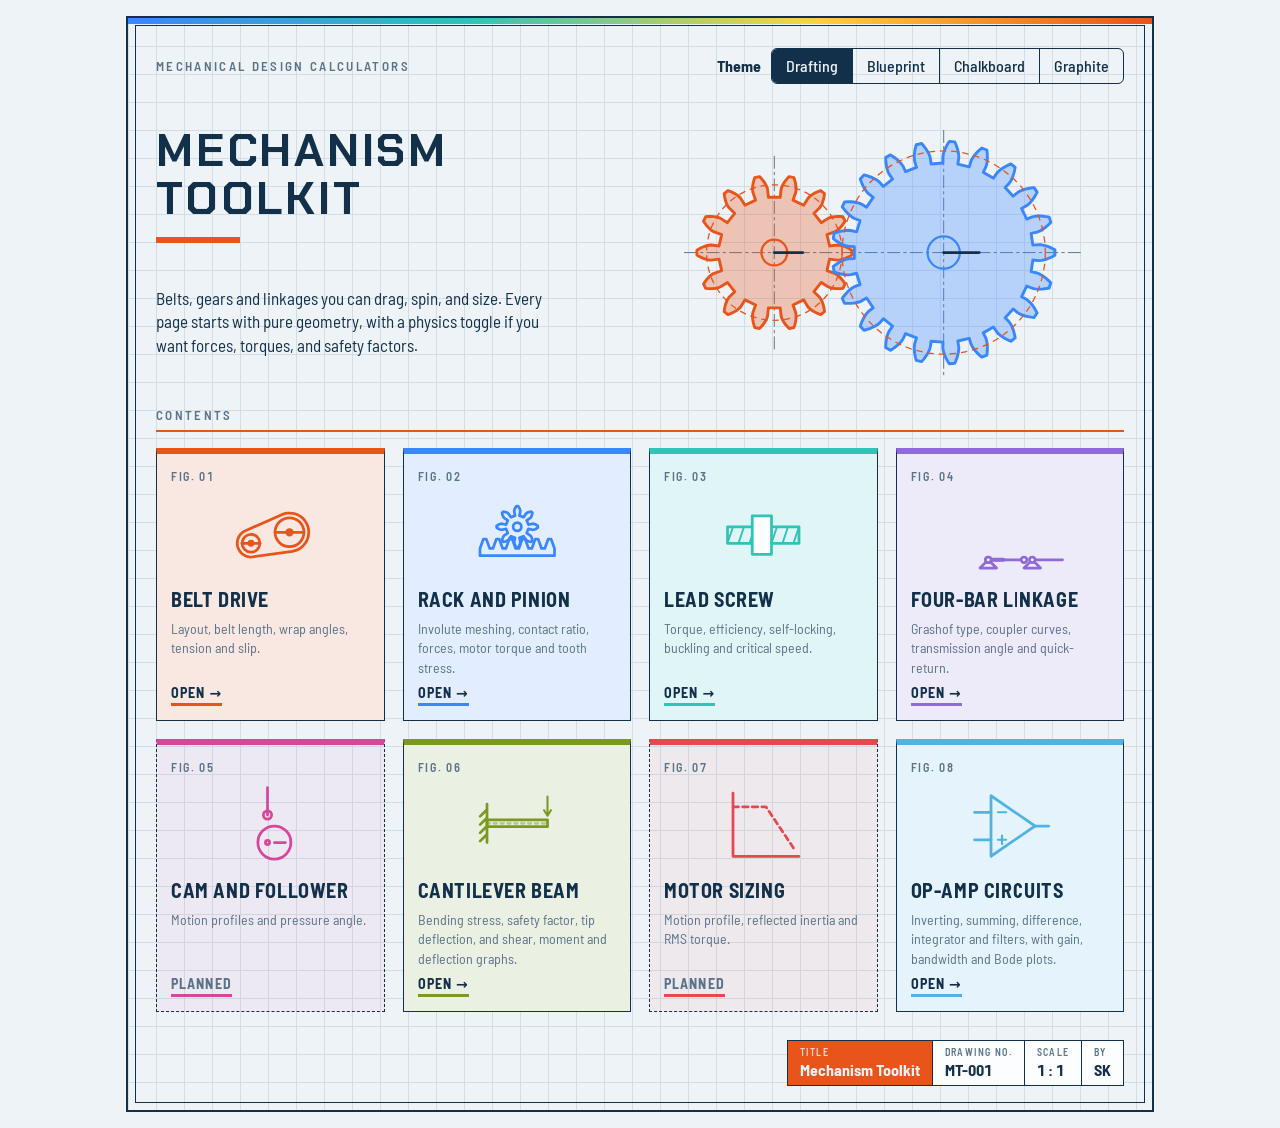
<file: index.html>
<!DOCTYPE html>
<html lang="en">
<head>
  <meta charset="utf-8">
  <meta name="viewport" content="width=device-width, initial-scale=1, viewport-fit=cover">
  <title>Mechanism Toolkit</title>
  <meta name="description" content="Interactive mechanism calculators: belt drives, rack and pinion, and more. Geometry first, with an optional physics mode.">
  <meta name="theme-color" content="#12304a">
  <link rel="icon" href="data:image/svg+xml,%3Csvg xmlns='http://www.w3.org/2000/svg' viewBox='0 0 64 64'%3E%3Crect width='64' height='64' fill='%232E5C7A'/%3E%3Ctext x='32' y='42' font-family='sans-serif' font-size='28' font-weight='700' text-anchor='middle' fill='%23F6F4EF'%3ESK%3C/text%3E%3C/svg%3E">
  <link rel="preconnect" href="https://fonts.googleapis.com">
  <link href="https://fonts.googleapis.com/css2?family=Barlow+Semi+Condensed:wght@400;500;600;700&family=Chakra+Petch:wght@600;700&display=swap" rel="stylesheet">
  <style>
    /* Shared look for every mechanism page: four themes plus common components. */
    :root {
      --paper: #eef3f7;
      --sheet: #eef3f7;
      --grid: #d2dde6;
      --panel: #fbfdff;
      --ink: #12304a;
      --mute: #5b7388;
      --line: #c5d2dd;
      --belt: #e8541a;
      --fill: rgba(18, 48, 74, .09);
      --ifill: rgba(232, 84, 26, .14);
      --edge: #12304a;
      --label: #12304a;
      --bad: #c0392b;
      --cant: #7a9a1e;
      box-sizing: border-box;
      padding-top: env(safe-area-inset-top, 0px);
      padding-bottom: env(safe-area-inset-bottom, 0px);
    }
    :root[data-theme="blueprint"] {
      --paper: #0f2b4a;
      --sheet: #0f2b4a;
      --grid: #1d4266;
      --panel: #123658;
      --ink: #e6f0fa;
      --mute: #93b0cb;
      --line: #2a5379;
      --belt: #ffa63d;
      --fill: rgba(230, 240, 250, .08);
      --ifill: rgba(255, 166, 61, .16);
      --edge: #e6f0fa;
      --label: #e6f0fa;
      --bad: #ff8a7a;
      --cant: #b8e04a;
    }
    :root[data-theme="chalkboard"] {
      --paper: #10261f;
      --sheet: #173529;
      --grid: #25493a;
      --panel: #14302a;
      --ink: #eaf3ec;
      --mute: #9fbfaa;
      --line: #2c5041;
      --belt: #f4f1e6;
      --fill: rgba(255, 255, 255, .07);
      --ifill: rgba(250, 204, 21, .2);
      --edge: #eaf3ec;
      --label: #eaf3ec;
      --bad: #ffab9c;
      --cant: #f0a30a;
    }
    :root[data-theme="graphite"] {
      --paper: #1b1d21;
      --sheet: #23262b;
      --grid: #32363d;
      --panel: #25282d;
      --ink: #e9ecef;
      --mute: #9aa1a9;
      --line: #383c43;
      --belt: #3ddc97;
      --fill: rgba(255, 255, 255, .06);
      --ifill: rgba(61, 220, 151, .16);
      --edge: #e9ecef;
      --label: #e9ecef;
      --bad: #ff8a7a;
      --cant: #f5a524;
    }
    * { box-sizing: border-box; }
    html { scroll-padding-top: env(safe-area-inset-top, 0px); }
    body {
      margin: 0;
      background: var(--paper);
      color: var(--ink);
      font: 16px/1.4 "Barlow Semi Condensed", system-ui, -apple-system, "Segoe UI", sans-serif;
      font-variant-numeric: tabular-nums;
    }
    main { max-width: 1060px; margin: 0 auto; padding: 16px; }
    header {
      display: flex;
      flex-wrap: wrap;
      gap: 12px 24px;
      align-items: center;
      justify-content: space-between;
      margin-bottom: 14px;
    }
    h1 { font-size: 22px; font-weight: 700; margin: 0; letter-spacing: .01em; }
    .back { color: var(--mute); text-decoration: none; margin-right: 4px; }
    .seg { display: inline-flex; border: 1.5px solid var(--ink); border-radius: 6px; overflow: hidden; }
    .seg label { margin: 0; cursor: pointer; }
    .seg input { position: absolute; opacity: 0; pointer-events: none; }
    .seg span { display: block; padding: 6px 14px; font-weight: 500; border-left: 1.5px solid var(--ink); }
    .seg label:first-child span { border-left: 0; }
    .seg input:checked + span { background: var(--ink); color: var(--paper); }
    .seg input:focus-visible + span { outline: 2px solid var(--belt); outline-offset: -4px; }
    .pair { display: flex; gap: 10px; align-items: center; }
    .grp { display: flex; gap: 10px 18px; align-items: center; flex-wrap: wrap; }
    .grp b { font-weight: 500; color: var(--mute); font-size: 14px; }
    .layout { display: grid; grid-template-columns: minmax(0, 1.25fr) minmax(0, 1fr); gap: 16px; align-items: start; }
    @media (max-width: 820px) { .layout { grid-template-columns: 1fr; } }
    .sheet {
      border: 1.5px solid var(--ink);
      border-radius: 4px;
      background-color: var(--sheet);
      background-image: linear-gradient(var(--grid) 1px, transparent 1px), linear-gradient(90deg, var(--grid) 1px, transparent 1px);
      background-size: 28px 28px;
    }
    .card { background: var(--panel); border: 1px solid var(--line); border-radius: 8px; padding: 14px 16px; }
    .card h2 { font-size: 16px; margin: 0 0 10px; }
    .read { display: grid; grid-template-columns: 1fr 1fr; gap: 4px 16px; margin-bottom: 12px; }
    .read .big { grid-column: 1 / -1; border-bottom: 1.5px solid var(--ink); padding-bottom: 8px; margin-bottom: 4px; }
    .read small { display: block; color: var(--mute); font-size: 14px; }
    .read .big b { font-size: 44px; line-height: 1.05; font-weight: 700; color: var(--belt); }
    .read b { font-size: 24px; font-weight: 600; }
    .pgrid { display: grid; grid-template-columns: repeat(3, minmax(0, 1fr)); gap: 10px 14px; }
    .pgrid.g2 { grid-template-columns: repeat(2, minmax(0, 1fr)); }
    @media (max-width: 560px) { .pgrid { grid-template-columns: repeat(2, minmax(0, 1fr)); } }
    .pgrid label { font-size: 13px; color: var(--mute); }
    .pgrid input, .pgrid select {
      width: 100%;
      margin-top: 3px;
      padding: 5px 6px;
      border: 1px solid var(--line);
      border-radius: 4px;
      background: var(--paper);
      color: var(--ink);
      font: inherit;
      font-size: 15px;
    }
    .pgrid input:focus, .pgrid select:focus, .btn:focus-visible { outline: 2px solid var(--belt); }
    .pwrap { display: grid; grid-template-columns: minmax(0, 1.7fr) minmax(0, 1fr); gap: 24px; align-items: start; }
    @media (max-width: 860px) { .pwrap { grid-template-columns: 1fr; } }
    table { width: 100%; border-collapse: collapse; }
    .res td { padding: 6px 4px; border-top: 1px solid var(--line); }
    .res td:first-child { color: var(--mute); }
    .res td:last-child { text-align: right; font-weight: 600; }
    .pw { color: var(--bad); font-weight: 600; margin-top: 10px; font-size: 14px; }
    .pok { color: var(--mute); margin-top: 10px; font-size: 14px; }
    .pout .pw:first-child, .pout .pok:first-child { margin-top: 0; }
    .note { color: var(--mute); font-size: 13px; margin: 8px 0 0; }
    .how { margin-top: 16px; border-top: 1px solid var(--line); padding-top: 12px; }
    .how summary { cursor: pointer; font-weight: 600; }
    .how li { margin: 6px 0; font-size: 14.5px; line-height: 1.5; }
    .btn {
      font: inherit;
      font-weight: 600;
      padding: 6px 14px;
      border: 1.5px solid var(--ink);
      border-radius: 6px;
      background: none;
      color: var(--ink);
      cursor: pointer;
    }
    .ctl { display: flex; gap: 12px; align-items: center; margin-top: 10px; }
    .ctl input[type=range] { flex: 1; accent-color: var(--belt); }
    .ctl span { min-width: 150px; text-align: right; color: var(--mute); font-size: 14px; }
    .tip {
      width: 15px;
      height: 15px;
      border-radius: 50%;
      border: 1px solid var(--mute);
      background: none;
      color: var(--mute);
      font: 600 10px/1 "Barlow Semi Condensed", system-ui, sans-serif;
      padding: 0;
      margin-left: 5px;
      cursor: help;
      vertical-align: 1px;
    }
    .tip:hover, .tip:focus-visible { color: var(--belt); border-color: var(--belt); outline: 0; }
    .tipbox {
      position: fixed;
      z-index: 10;
      max-width: 250px;
      padding: 8px 10px;
      border-radius: 6px;
      background: var(--ink);
      color: var(--paper);
      font-size: 13px;
      line-height: 1.35;
      box-shadow: 0 4px 14px rgba(0, 0, 0, .3);
      pointer-events: none;
    }
    @media (max-width: 520px) {
      .pair { flex-wrap: wrap; gap: 6px 10px; }
      .seg:has(label:nth-child(4)) { display: grid; grid-template-columns: repeat(2, minmax(0, 1fr)); }
      .seg:has(label:nth-child(4)) span { text-align: center; }
      .seg:has(label:nth-child(4)) label:nth-child(odd) span { border-left: 0; }
      .seg:has(label:nth-child(4)) label:nth-child(n+3) span { border-top: 1.5px solid var(--ink); }
      .ctl { flex-wrap: wrap; }
      .ctl span { min-width: 0; flex-basis: 100%; text-align: left; }
    }
    [hidden] { display: none !important; }
  </style>
  <style>
    /* Index plate, hero, mechanism tiles, and title block */
    .plate {
      position: relative;
      background-color: var(--sheet);
      background-image: linear-gradient(var(--grid) 1px, transparent 1px), linear-gradient(90deg, var(--grid) 1px, transparent 1px);
      background-size: 28px 28px;
      border: 2px solid var(--ink);
      padding: 30px 28px 24px;
    }
    .plate::before { content: ""; position: absolute; inset: 7px; border: 1px solid var(--ink); pointer-events: none; }
    .plate::after {
      content: "";
      position: absolute;
      left: 0;
      right: 0;
      top: 0;
      height: 6px;
      background: linear-gradient(90deg, #3a86ff, #2ec4b6, #ffd23f, var(--belt));
    }
    .plate header { margin: 0; }
    .kick, .sec { font-size: 13px; letter-spacing: .18em; text-transform: uppercase; font-weight: 600; color: var(--mute); }
    .hero { display: grid; grid-template-columns: minmax(0, 1fr) minmax(0, 400px); gap: 24px; align-items: center; margin: 10px 0 30px; }
    .hero h1 {
      font-family: "Chakra Petch", "Barlow Semi Condensed", system-ui, sans-serif;
      font-size: clamp(30px, 4.6vw, 46px);
      line-height: 1.05;
      text-transform: uppercase;
      letter-spacing: .06em;
      margin: 0 0 16px;
    }
    .hero h1::after { content: ""; display: block; width: 84px; height: 6px; background: var(--belt); margin-top: 14px; }
    .lede { font-size: 17px; max-width: 44ch; margin: 0 0 14px; }
    @media (min-width: 761px) { .lede { position: relative; top: 28px; } }
    #hero { width: 100%; max-width: 400px; height: auto; justify-self: end; margin: 36px 40px 0 0; }
    .sec { border-bottom: 2px solid var(--belt); padding-bottom: 6px; margin: 0 0 16px; }
    .tiles { display: grid; grid-template-columns: repeat(auto-fill, minmax(220px, 1fr)); gap: 18px; }
    .tile {
      --c: var(--belt);
      display: flex;
      flex-direction: column;
      gap: 6px;
      padding: 14px;
      background: var(--panel);
      background: color-mix(in srgb, var(--c) 13%, var(--panel));
      border: 1.5px solid var(--ink);
      border-top: 6px solid var(--c);
      color: var(--ink);
      text-decoration: none;
      transition: transform .15s, box-shadow .15s;
    }
    a.tile:hover, a.tile:focus-visible { transform: translate(-3px, -3px); box-shadow: 5px 5px 0 var(--c); outline: 0; }
    .fig { font-size: 12px; letter-spacing: .14em; color: var(--mute); font-weight: 600; }
    .ico { width: 100%; height: 88px; color: var(--c); }
    .tile h2 { font-size: 20px; margin: 0; text-transform: uppercase; letter-spacing: .03em; }
    .tile p { margin: 0; font-size: 14px; color: var(--mute); flex: 1; }
    .go {
      align-self: flex-start;
      font-weight: 700;
      color: var(--ink);
      font-size: 14px;
      letter-spacing: .08em;
      text-transform: uppercase;
      border-bottom: 3px solid var(--c);
    }
    .tile.soon { border-style: dashed; border-top-style: solid; background: color-mix(in srgb, var(--c) 6%, transparent); }
    .tile.soon .go { color: var(--mute); }
    .tb { display: flex; justify-content: flex-end; flex-wrap: wrap; margin-top: 28px; }
    .tb div { border: 1.5px solid var(--ink); margin-left: -1.5px; padding: 4px 12px; font-weight: 700; background: var(--panel); }
    .tb .hl { background: var(--belt); color: var(--paper); }
    .tb .hl span { color: inherit; opacity: .85; }
    .tb span { display: block; font-size: 10px; letter-spacing: .14em; text-transform: uppercase; color: var(--mute); font-weight: 600; }

    /* Tile icon hover animations */
    .spin { animation: cw var(--t) linear infinite; }
    .spinr { animation: ccw var(--t) linear infinite; }
    .rk { animation: rk 3s linear infinite alternate; }
    .rp { animation: rp 3s linear infinite alternate; }
    .fol { animation: fol 6s linear infinite; }
    .ls { animation: ls 3s linear infinite alternate; }
    .fb2 { animation: fb2 6s linear infinite; }
    .fb3 { animation: fb3 6s linear infinite; }
    .pu { opacity: 0; }
    .tile .spin, .tile .rk, .tile .rp, .tile .fol, .tile .ls, .tile .fb2, .tile .fb3 { animation-play-state: paused; }
    .tile:hover .spin, .tile:focus-visible .spin,
    .tile:hover .rk, .tile:focus-visible .rk,
    .tile:hover .rp, .tile:focus-visible .rp,
    .tile:hover .fol, .tile:focus-visible .fol,
    .tile:hover .ls, .tile:focus-visible .ls,
    .tile:hover .fb2, .tile:focus-visible .fb2,
    .tile:hover .fb3, .tile:focus-visible .fb3 { animation-play-state: running; }
    .tile:hover .pu, .tile:focus-visible .pu { animation: pu 1.8s linear infinite; }

    @keyframes cw { from { transform: rotate(var(--a0)); } to { transform: rotate(calc(var(--a0) + 360deg)); } }
    @keyframes ccw { from { transform: rotate(var(--a0)); } to { transform: rotate(calc(var(--a0) - 360deg)); } }
    @keyframes ls { from { transform: translateX(-12px); } to { transform: translateX(12px); } }
    @keyframes rk { from { transform: translateX(6px); } to { transform: translateX(-6px); } }
    @keyframes pu {
      0% { transform: translateX(0); opacity: 0; }
      15% { opacity: 1; }
      85% { opacity: 1; }
      100% { transform: translateX(var(--d)); opacity: 0; }
    }
    @keyframes rp { from { transform: rotate(61.35deg); } to { transform: rotate(118.65deg); } }

    @media (prefers-reduced-motion: reduce) {
      .spin, .spinr, .rk, .rp, .fol, .ls, .fb2, .fb3, .pu { animation: none !important; }
      .spin, .spinr { transform: rotate(var(--a0)); }
      .rk { transform: translateX(6px); }
      .rp { transform: rotate(61.35deg); }
      .fol { transform: translateY(5.86px); }
    }
    @media (max-width: 760px) {
      .hero { grid-template-columns: 1fr; margin-top: 24px; }
      #hero { justify-self: center; margin: 12px 0 0; max-width: 340px; }
    }
    @media (max-width: 520px) {
      main { padding: 10px; }
      .plate { padding: 22px 16px 18px; }
    }
  </style>
</head>
<body>
  <main>
    <div class="plate">
      <header>
        <div class="kick">Mechanical design calculators</div>
        <div id="themeSlot"></div>
      </header>

      <section class="hero">
        <div>
          <h1>Mechanism<br>Toolkit</h1>
          <p class="lede">Belts, gears and linkages you can drag, spin, and size. Every page starts with pure geometry, with a physics toggle if you want forces, torques, and safety factors.</p>
        </div>
        <svg id="hero" viewBox="-28 -38 124 76" role="img" aria-label="Two spur gears meshing and turning"></svg>
      </section>

      <h2 class="sec">Contents</h2>

      <div class="tiles">
        <a class="tile" href="belt.html" style="--c:var(--belt)">
          <span class="fig">FIG. 01</span>
          <svg class="ico" viewBox="0 0 64 64" data-icon="belt"></svg>
          <h2>Belt drive</h2>
          <p>Layout, belt length, wrap angles, tension and slip.</p>
          <span class="go">Open →</span>
        </a>

        <a class="tile" href="rack-pinion.html" style="--c:#3a86ff">
          <span class="fig">FIG. 02</span>
          <svg class="ico" viewBox="0 0 64 64" data-icon="rack"></svg>
          <h2>Rack and pinion</h2>
          <p>Involute meshing, contact ratio, forces, motor torque and tooth stress.</p>
          <span class="go">Open →</span>
        </a>

        <a class="tile" href="lead-screw.html" style="--c:#2ec4b6">
          <span class="fig">FIG. 03</span>
          <svg class="ico" viewBox="0 0 64 64" data-icon="screw"></svg>
          <h2>Lead screw</h2>
          <p>Torque, efficiency, self-locking, buckling and critical speed.</p>
          <span class="go">Open →</span>
        </a>

        <a class="tile" href="four-bar.html" style="--c:#8e6bd8">
          <span class="fig">FIG. 04</span>
          <svg class="ico" viewBox="0 0 64 64" data-icon="four"></svg>
          <h2>Four-bar linkage</h2>
          <p>Grashof type, coupler curves, transmission angle and quick-return.</p>
          <span class="go">Open →</span>
        </a>

        <div class="tile soon" style="--c:#d6479b">
          <span class="fig">FIG. 05</span>
          <svg class="ico" viewBox="0 0 64 64" data-icon="cam"></svg>
          <h2>Cam and follower</h2>
          <p>Motion profiles and pressure angle.</p>
          <span class="go">Planned</span>
        </div>

        <a class="tile" href="cantilever.html" style="--c:var(--cant)">
          <span class="fig">FIG. 06</span>
          <svg class="ico" viewBox="0 0 64 64" data-icon="cant"></svg>
          <h2>Cantilever beam</h2>
          <p>Bending stress, safety factor, tip deflection, and shear, moment and deflection graphs.</p>
          <span class="go">Open →</span>
        </a>

        <div class="tile soon" style="--c:#e5484d">
          <span class="fig">FIG. 07</span>
          <svg class="ico" viewBox="0 0 64 64" data-icon="motor"></svg>
          <h2>Motor sizing</h2>
          <p>Motion profile, reflected inertia and RMS torque.</p>
          <span class="go">Planned</span>
        </div>

        <a class="tile" href="op-amps.html" style="--c:#4fb3e8">
          <span class="fig">FIG. 08</span>
          <svg class="ico" viewBox="0 0 64 64" data-icon="amp"></svg>
          <h2>Op-amp circuits</h2>
          <p>Inverting, summing, difference, integrator and filters, with gain, bandwidth and Bode plots.</p>
          <span class="go">Open →</span>
        </a>
      </div>

      <footer class="tb">
        <div class="hl"><span>Title</span>Mechanism Toolkit</div>
        <div><span>Drawing no.</span>MT-001</div>
        <div><span>Scale</span>1 : 1</div>
        <div><span>By</span>SK</div>
      </footer>
    </div>
  </main>

  <script>
    // Shared by every mechanism page: helpers, theme switcher, help popouts, input clamping.
    const $ = id => document.getElementById(id);
    const TP = 2 * Math.PI;
    const val = id => parseFloat($(id).value);
    const fmt = (x, d = 2) => isFinite(x) ? x.toFixed(d) : "–";

    const THEMES = [["drafting", "Drafting"], ["blueprint", "Blueprint"], ["chalkboard", "Chalkboard"], ["graphite", "Graphite"]];
    const THEME_KEY = "beltTheme"; // same key the belt page uses, so the choice carries across pages

    function setTheme(t) {
      document.documentElement.dataset.theme = t;
      const r = document.querySelector(`input[name=theme][value="${t}"]`);
      if (r) r.checked = true;
      try { localStorage.setItem(THEME_KEY, t); } catch (e) {}
    }

    function initTheme() {
      const slot = $("themeSlot");
      if (slot) {
        slot.innerHTML = `<div class="pair"><b>Theme</b><div class="seg" role="radiogroup" aria-label="Theme">${THEMES.map(([v, n]) => `<label><input type="radio" name="theme" value="${v}"><span>${n}</span></label>`).join("")}</div></div>`;
      }
      let saved = null;
      try { saved = localStorage.getItem(THEME_KEY); } catch (e) {}
      setTheme(THEMES.some(t => t[0] === saved) ? saved : (matchMedia("(prefers-color-scheme: dark)").matches ? "blueprint" : "drafting"));
      document.querySelectorAll("input[name=theme]").forEach(r => r.addEventListener("change", () => setTheme(r.value)));
    }

    // Snap typed values back into each field's min/max, then call cb.
    function clampInputs(sel, cb) {
      document.querySelectorAll(sel).forEach(el => el.addEventListener("change", () => {
        const lo = parseFloat(el.min), hi = parseFloat(el.max), v = parseFloat(el.value);
        if (!isFinite(v)) return;
        const c = Math.min(isFinite(hi) ? hi : Infinity, Math.max(isFinite(lo) ? lo : -Infinity, v));
        if (c !== v) { el.value = c; cb(); }
      }));
    }

    // Adds a "?" popout beside each labelled input. TIPS maps input id -> help text.
    function initTips(TIPS) {
      const box = document.createElement("div");
      box.className = "tipbox";
      box.hidden = true;
      document.body.appendChild(box);
      let cur = null;
      const hide = () => { box.hidden = true; cur = null; };
      const show = b => {
        box.textContent = b.dataset.tip;
        box.hidden = false;
        cur = b;
        const r = b.getBoundingClientRect(), w = box.offsetWidth, h = box.offsetHeight;
        box.style.left = Math.min(Math.max(8, r.left + r.width / 2 - w / 2), innerWidth - w - 8) + "px";
        box.style.top = (r.bottom + h + 12 > innerHeight ? r.top - h - 6 : r.bottom + 6) + "px";
      };
      for (const id in TIPS) {
        const el = $(id);
        if (!el) continue;
        const b = document.createElement("button");
        b.type = "button";
        b.className = "tip";
        b.textContent = "?";
        b.dataset.tip = TIPS[id];
        b.setAttribute("aria-label", "About " + el.parentElement.firstChild.textContent.trim());
        el.before(b);
      }
      const canHover = matchMedia("(hover: hover)").matches;
      document.addEventListener("click", e => {
        const b = e.target.closest(".tip");
        if (!b) return hide();
        e.preventDefault();
        if (canHover || cur !== b) show(b);
        else hide();
      });
      if (canHover) {
        document.addEventListener("mouseover", e => {
          const b = e.target.closest(".tip");
          if (b) show(b);
          else if (cur) hide();
        });
      }
      document.addEventListener("keydown", e => { if (e.key === "Escape") hide(); });
      addEventListener("scroll", hide, true);
    }

    initTheme();
  </script>

  <script>
    (() => {
      const TAU = TP;

      // Involute spur-gear outline centred on the origin, tooth 0 on +x. Teeth are 8% thinner than the gap pitch for backlash.
      function gearD(z, m) {
        const al = Math.PI / 9, r = m * z / 2, rb = r * Math.cos(al), ra = r + m, rf = r - 1.25 * m;
        const inv = a => Math.tan(a) - a, iA = inv(al);
        const half = q => Math.max(0, .92 * Math.PI / (2 * z) - (inv(Math.acos(Math.min(1, rb / q))) - iA));
        const r0 = Math.max(rb, rf), fl = [];
        for (let i = 0; i <= 6; i++) {
          const q = r0 + (ra - r0) * i / 6;
          fl.push([q, half(q)]);
        }
        const root = rf < rb ? [[rf, half(rb)]] : [];
        const tooth = [...root.map(([q, a]) => [q, -a]), ...fl.map(([q, a]) => [q, -a]), ...fl.slice().reverse(), ...root];
        let d = "";
        for (let k = 0; k < z; k++) {
          tooth.forEach(([q, a], i) => {
            const t = a + TAU * k / z;
            d += (k + i ? "L" : "M") + (q * Math.cos(t)).toFixed(2) + " " + (q * Math.sin(t)).toFixed(2);
          });
        }
        return d + "Z";
      }

      // Closed belt outline around two circles [x, y, r].
      function hull(a, b) {
        const dx = b[0] - a[0], dy = b[1] - a[1], d = Math.hypot(dx, dy);
        const f = Math.atan2(dy, dx), be = Math.acos((a[2] - b[2]) / d), pts = [];
        const arc = (c, a0, a1) => {
          for (let i = 0; i <= 24; i++) {
            const t = a0 + (a1 - a0) * i / 24;
            pts.push((c[0] + c[2] * Math.cos(t)).toFixed(1) + " " + (c[1] + c[2] * Math.sin(t)).toFixed(1));
          }
        };
        arc(b, f - be, f + be);
        arc(a, f + be, f - be + TAU);
        return "M" + pts.join("L") + "Z";
      }

      const spin = (x, y, t, a0, inner, cls = "spin") =>
        `<g transform="translate(${x},${y})"><g class="${cls}" style="--a0:${a0}deg;--t:${t}s">${inner}</g></g>`;
      const line = "fill='none' stroke='currentColor' stroke-width='2' stroke-linecap='round' stroke-linejoin='round'";

      // Hero: 14T drives 21T (module 3), so the speeds stay in the ratio 21 : 14. Slow on purpose.
      const gear = (d, r, c) =>
        `<path d="${d}" fill="${c}" fill-opacity=".3" stroke="${c}" stroke-width=".9" stroke-linejoin="round"/><circle r="${r}" fill="none" stroke="${c}" stroke-width=".7"/><line x1="0" y1="0" x2="${r * 2.2}" y2="0" stroke="var(--label)" stroke-width=".9" stroke-linecap="round"/>`;

      $("hero").innerHTML =
        `<g stroke="var(--mute)" stroke-width=".3" stroke-dasharray="4 1 1 1"><line x1="-28" y1="0" x2="96" y2="0"/><line x1="0" y1="-30" x2="0" y2="30"/><line x1="52.5" y1="-38" x2="52.5" y2="38"/></g>` +
        spin(0, 0, 40, 0, gear(gearD(14, 3), 4, "var(--belt)")) +
        spin(52.5, 0, 60, 180 + 180 / 21, gear(gearD(21, 3), 5, "#3a86ff"), "spinr") +
        `<circle r="21" fill="none" stroke="var(--belt)" stroke-width=".4" stroke-dasharray="2 1.5"/><circle cx="52.5" r="31.5" fill="none" stroke="var(--belt)" stroke-width=".4" stroke-dasharray="2 1.5"/>`;

      const ICONS = {
        belt: () =>
          `<path d="${hull([18, 38, 10], [46, 30, 14])}" ${line}/><circle cx="18" cy="38" r="6.5" ${line}/><circle cx="46" cy="30" r="10.5" ${line}/>` +
          spin(18, 38, 6, 0, `<line x1="-6.5" y1="0" x2="6.5" y2="0" ${line}/><circle r="1.5" ${line}/>`) +
          spin(46, 30, 8, 0, `<line x1="-10.5" y1="0" x2="10.5" y2="0" ${line}/><circle r="2" ${line}/>`),

        rack: () => {
          // module 3: pitch 9.42, 20° flanks, tooth 8% thin; pitch line y = 38, tips y = 35, roots y = 41.75, base y = 47
          const p = Math.PI * 3, t = Math.tan(Math.PI / 9), hp = .92 * p / 4, w = h => hp - h * t;
          const first = 32 + p / 2 - 3 * p;
          let d = `M${first - w(-3.75)} 47V41.75`;
          for (let k = -3; k <= 2; k++) {
            const c = 32 + p / 2 + k * p;
            d += `L${c - w(-3.75)} 41.75L${c - w(3)} 35H${c + w(3)}L${c + w(-3.75)} 41.75`;
          }
          d += "V47Z";
          return `<g class="rk"><path d="${d}" ${line} stroke-linejoin="miter"/></g><g transform="translate(32,26)"><g class="rp"><path d="${gearD(8, 3)}" ${line}/><circle r="3" ${line}/></g></g>`;
        },

        screw: () => {
          let d = "";
          for (let x = -26; x <= 82; x += 8) d += `M${x} 38L${x + 4} 26`;
          return `<defs><clipPath id="lsc"><rect x="6" y="26" width="52" height="12"/></clipPath></defs><rect x="6" y="26" width="52" height="12" ${line}/><g clip-path="url(#lsc)"><g class="ls"><path d="${d}" ${line} style="stroke-width:1.4"/></g></g><g class="ls"><rect x="24" y="18" width="14" height="28" fill="var(--panel)" ${line}/></g>`;
        },

        four: () =>
          `<path d="M10 56l6-6 6 6zM42 56l6-6 6 6z" ${line}/><g transform="translate(16,50)"><g class="fb3"><line x1="0" y1="0" x2="26" y2="0" ${line}/><circle r="2" fill="var(--panel)" ${line}/><circle cx="26" r="2" fill="var(--panel)" ${line}/></g></g><g transform="translate(48,50)"><g class="fb2"><line x1="0" y1="0" x2="22" y2="0" ${line}/></g></g>` +
          spin(16, 50, 6, 0, `<line x1="0" y1="0" x2="11" y2="0" ${line} style="stroke-width:3"/>`) +
          `<circle cx="16" cy="50" r="2" fill="var(--panel)" ${line}/><circle cx="48" cy="50" r="2" fill="var(--panel)" ${line}/>`,

        // Eccentric cam (R 12, offset e 5) with a 3-radius roller follower.
        cam: () =>
          `<g transform="translate(30,44)"><g class="spin" style="--a0:0deg;--t:6s"><circle cx="5" r="12" ${line}/><path d="M5 0H13" ${line}/><circle r="1.5" ${line}/></g></g><g class="fol"><path d="M30 24V4" ${line}/><circle cx="30" cy="24" r="3" ${line}/></g>`,

        // Cantilever: wall, dashed unloaded beam, plus dynamic beam and load arrow.
        cant: () =>
          `<path d="M10 30H54" ${line} stroke-dasharray="2 3" opacity=".45"/><path d="M10 16V44M10 20L5 25M10 26L5 31M10 32L5 37M10 38L5 43" ${line}/><path class="cb" ${line}/><path class="ca" style="stroke-width:1.5" ${line}/>`,

        // Op-amp: centred triangle with − and + inside, symmetric leads, and pulses aligned to lead spans on hover.
        amp: () =>
          `<path d="M18 10V54L50 32Z" ${line}/><path d="M23 22H29M23 42H29M26 39V45" ${line} style="stroke-width:1.6"/><path d="M6 22H18M6 42H18M50 32H60" ${line}/><circle class="pu" style="--d:10px" cx="7" cy="22" r="2" fill="currentColor"/><circle class="pu" style="--d:10px;animation-delay:.3s" cx="7" cy="42" r="2" fill="currentColor"/><circle class="pu" style="--d:9px;animation-delay:.85s" cx="51" cy="32" r="2" fill="currentColor"/>`,

        motor: () =>
          `<path d="M10 8V54H58" ${line}/><path d="M10 18H34L54 48" ${line} stroke-dasharray="4 3"/>`
      };

      // Cam follower keyframes
      {
        const R = 12, e = 5, rho = 3, N = 36, kf = [];
        for (let k = 0; k <= N; k++) {
          const th = TAU * k / N;
          const y = Math.sqrt((R + rho) ** 2 - (e * Math.cos(th)) ** 2) - e * Math.sin(th);
          kf.push(`${(100 * k / N).toFixed(2)}%{transform:translateY(${(R + rho + e - y).toFixed(3)}px)}`);
        }
        const st = document.createElement("style");
        st.textContent = `@keyframes fol{${kf.join("")}}`;
        document.head.appendChild(st);
      }

      // Four-bar crank-rocker keyframes (pivots 32 apart, links 11 / 26 / 22)
      {
        const d = 32, r2 = 11, r3 = 26, r4 = 22, N = 36, k3 = [], k2 = [];
        let a3p = null, a4p = null;
        const unw = (a, p) => {
          if (p === null) return a;
          while (a - p > Math.PI) a -= TAU;
          while (a - p < -Math.PI) a += TAU;
          return a;
        };
        for (let k = 0; k <= N; k++) {
          const t = -TAU * k / N, Ax = r2 * Math.cos(t), Ay = r2 * Math.sin(t);
          const dx = d - Ax, dy = -Ay, D = Math.hypot(dx, dy);
          const a = (r3 * r3 - r4 * r4 + D * D) / (2 * D), h = Math.sqrt(r3 * r3 - a * a);
          const Bx = Ax + a * dx / D - h * dy / D, By = Ay + a * dy / D + h * dx / D;
          a3p = unw(Math.atan2(-By + Ay, Bx - Ax), a3p);
          a4p = unw(Math.atan2(-By, Bx - d), a4p);
          const pc = (100 * k / N).toFixed(2);
          k3.push(`${pc}%{transform:translate(${Ax.toFixed(3)}px,${(-Ay).toFixed(3)}px) rotate(${(a3p * 180 / Math.PI).toFixed(2)}deg)}`);
          k2.push(`${pc}%{transform:rotate(${(a4p * 180 / Math.PI).toFixed(2)}deg)}`);
        }
        const st = document.createElement("style");
        st.textContent =
          `@keyframes fb3{${k3.join("")}}` +
          `@keyframes fb2{${k2.join("")}}` +
          `@media (prefers-reduced-motion:reduce){.fb3{transform:${k3[0].match(/\{transform:(.*)\}/)[1]}}.fb2{transform:${k2[0].match(/\{transform:(.*)\}/)[1]}}}`;
        document.head.appendChild(st);
      }

      document.querySelectorAll("[data-icon]").forEach(s => {
        s.innerHTML = ICONS[s.dataset.icon]();
      });

      // Cantilever beam animation on hover/focus
      {
        const svg = document.querySelector("[data-icon=cant]"), tile = svg.closest(".tile");
        const beam = svg.querySelector(".cb"), arrow = svg.querySelector(".ca");
        const x0 = 10, L = 44, y0 = 30, h = 5, D = 5, N = 16, T = 5;
        const rm = matchMedia("(prefers-reduced-motion: reduce)");
        const f = v => v.toFixed(2), pt = p => f(p[0]) + " " + f(p[1]);

        const draw = s => {
          const d = D * s, top = [], bot = [];
          for (let i = 0; i <= N; i++) {
            const u = i / N, y = d * (3 * u * u - u ** 3) / 2;
            const th = Math.atan(d * (6 * u - 3 * u * u) / 2 / L), x = x0 + L * u;
            const nx = Math.sin(th) * h / 2, ny = -Math.cos(th) * h / 2;
            top.push([x + nx, y0 + y + ny]);
            bot.push([x - nx, y0 + y - ny]);
          }
          beam.setAttribute("d", "M" + top.map(pt).join("L") + "L" + bot.reverse().map(pt).join("L") + "Z");
          const [ax, ay] = top[N], ty = ay - 3 * (1 - s);
          arrow.setAttribute("d", `M${f(ax)} ${f(ty - 14)}V${f(ty)}M${f(ax - 2.5)} ${f(ty - 4)}L${f(ax)} ${f(ty)}L${f(ax + 2.5)} ${f(ty - 4)}`);
        };

        const ease = x => (1 - Math.cos(Math.PI * x)) / 2;
        const load = p => p < .4 ? ease(p / .4) : p < .55 ? 1 : p < .95 ? ease(1 - (p - .55) / .4) : 0;

        let t = 0, last = null, raf = 0;
        const step = now => {
          if (last !== null) t = (t + (now - last) / 1000) % T;
          last = now;
          draw(load(t / T));
          raf = requestAnimationFrame(step);
        };
        const play = () => { if (!rm.matches && !raf) raf = requestAnimationFrame(step); };
        const stop = () => { cancelAnimationFrame(raf); raf = 0; last = null; };

        draw(rm.matches ? 0.7 : 0);
        tile.addEventListener("mouseenter", play);
        tile.addEventListener("mouseleave", stop);
        tile.addEventListener("focusin", play);
        tile.addEventListener("focusout", stop);
      }
    })();
  </script>
</body>
</html>
</file>
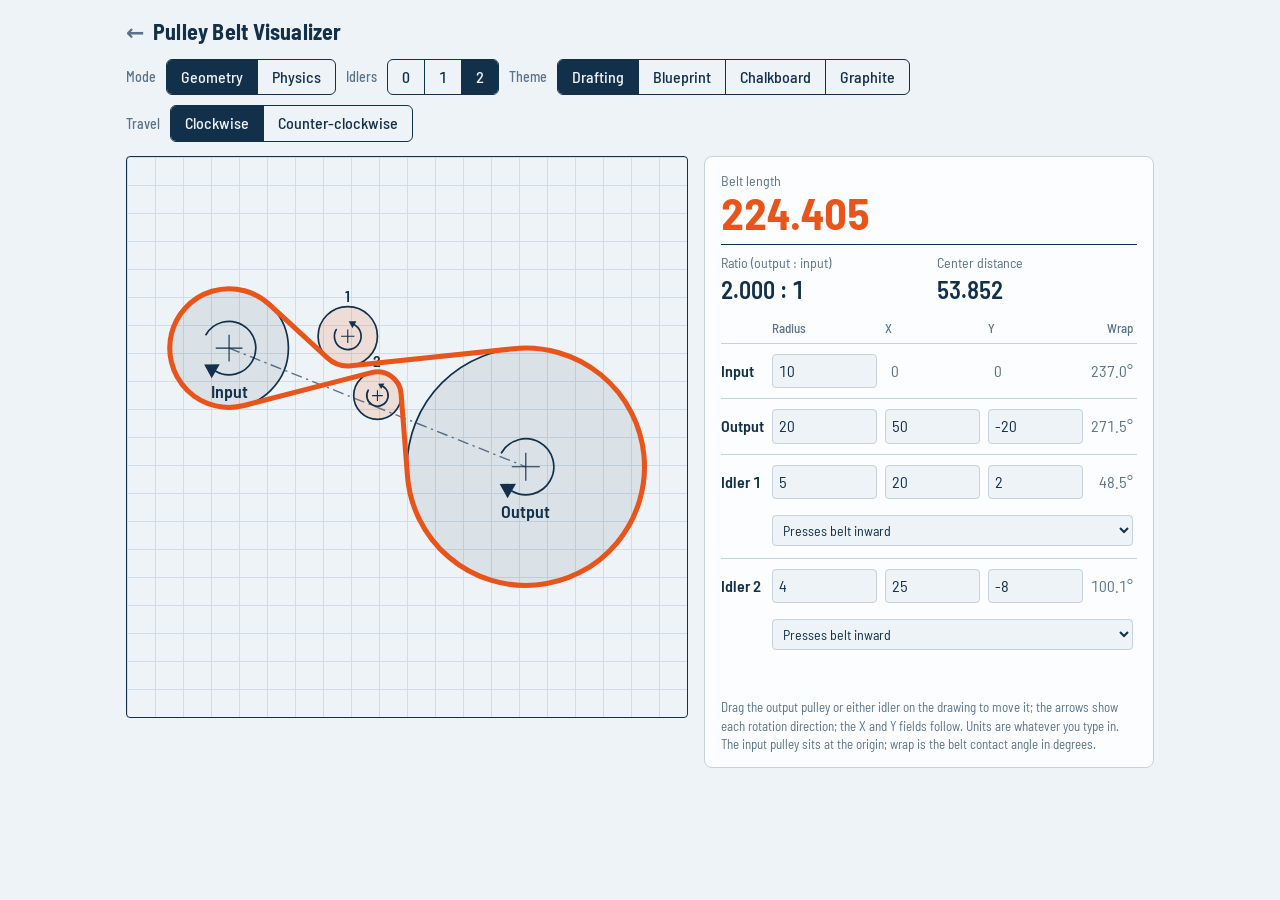
<file: belt.html>
<!DOCTYPE html>
<html lang="en">
<head>
<meta charset="utf-8">
<meta name="viewport" content="width=device-width, initial-scale=1, viewport-fit=cover">
<title>Pulley Belt Visualizer</title>

<!-- Metadata & Open Graph Tags -->
<meta name="description" content="Interactive 2D belt drive layout simulator and calculator. Compute belt length, pulley wrap angles, center distance, and gear ratio in real time.">
<meta property="og:type" content="website">
<meta property="og:title" content="Pulley Belt Visualizer">
<meta property="og:description" content="Interactive 2D belt drive layout simulator and calculator. Compute belt length, pulley wrap angles, center distance, and gear ratio in real time.">
<meta name="theme-color" content="#12304a">

<!-- Portfolio SK Logo Favicon -->
<link rel="icon" href="data:image/svg+xml,%3Csvg xmlns='http://www.w3.org/2000/svg' viewBox='0 0 64 64'%3E%3Crect width='64' height='64' fill='%232E5C7A'/%3E%3Ctext x='32' y='42' font-family='sans-serif' font-size='28' font-weight='700' text-anchor='middle' fill='%23F6F4EF'%3ESK%3C/text%3E%3C/svg%3E">
<link rel="preconnect" href="https://fonts.googleapis.com">
<link href="https://fonts.googleapis.com/css2?family=Barlow+Semi+Condensed:wght@400;500;600;700&display=swap" rel="stylesheet">
<style>
:root{--paper:#eef3f7;--sheet:#eef3f7;--grid:#d2dde6;--panel:#fbfdff;--ink:#12304a;--mute:#5b7388;--line:#c5d2dd;--belt:#e8541a;--fill:rgba(18,48,74,.09);--ifill:rgba(232,84,26,.14);--edge:#12304a;--label:#12304a;--bad:#c0392b;
box-sizing:border-box;padding-top:env(safe-area-inset-top,0px);padding-bottom:env(safe-area-inset-bottom,0px)}
:root[data-theme="blueprint"]{--paper:#0f2b4a;--sheet:#0f2b4a;--grid:#1d4266;--panel:#123658;--ink:#e6f0fa;--mute:#93b0cb;--line:#2a5379;--belt:#ffa63d;--fill:rgba(230,240,250,.08);--ifill:rgba(255,166,61,.16);--edge:#e6f0fa;--label:#e6f0fa;--bad:#ff8a7a}
:root[data-theme="chalkboard"]{--paper:#10261f;--sheet:#173529;--grid:#25493a;--panel:#14302a;--ink:#eaf3ec;--mute:#9fbfaa;--line:#2c5041;--belt:#f4f1e6;--fill:rgba(255,255,255,.07);--ifill:rgba(250,204,21,.2);--edge:#eaf3ec;--label:#eaf3ec;--bad:#ffab9c}
:root[data-theme="graphite"]{--paper:#1b1d21;--sheet:#23262b;--grid:#32363d;--panel:#25282d;--ink:#e9ecef;--mute:#9aa1a9;--line:#383c43;--belt:#3ddc97;--fill:rgba(255,255,255,.06);--ifill:rgba(61,220,151,.16);--edge:#e9ecef;--label:#e9ecef;--bad:#ff8a7a}
html{scroll-padding-top:env(safe-area-inset-top,0px)}
*{box-sizing:border-box}
body{margin:0;background:var(--paper);color:var(--ink);font:16px/1.4 "Barlow Semi Condensed",system-ui,-apple-system,"Segoe UI",sans-serif;font-variant-numeric:tabular-nums}
main{max-width:1060px;margin:0 auto;padding:16px}
  
header{display:flex;flex-wrap:wrap;gap:12px 24px;align-items:center;justify-content:space-between;margin-bottom:14px}
h1{font-size:22px;font-weight:700;margin:0;letter-spacing:.01em}
.back{color:var(--mute);text-decoration:none;margin-right:4px}.back:hover{color:var(--belt)}
.seg{display:inline-flex;border:1.5px solid var(--ink);border-radius:6px;overflow:hidden}
.seg label{margin:0;cursor:pointer}
.seg input{position:absolute;opacity:0;pointer-events:none}
.seg span{display:block;padding:6px 14px;font-weight:500;border-left:1.5px solid var(--ink)}
.seg label:first-child span{border-left:0}
.seg input:checked+span{background:var(--ink);color:var(--paper)}
.seg input:focus-visible+span{outline:2px solid var(--belt);outline-offset:-4px}
.pair{display:flex;gap:10px;align-items:center}
.grp{display:flex;gap:10px;align-items:center;flex-wrap:wrap}
.grp b{font-weight:500;color:var(--mute);font-size:14px}
.layout{display:grid;grid-template-columns:minmax(0,1.25fr) minmax(0,1fr);gap:16px;align-items:start}
@media (max-width:820px){.layout{grid-template-columns:1fr}}
.sheet{border:1.5px solid var(--ink);border-radius:4px;background-color:var(--sheet);background-image:linear-gradient(var(--grid) 1px,transparent 1px),linear-gradient(90deg,var(--grid) 1px,transparent 1px);background-size:28px 28px;position:sticky;top:8px}
svg{display:block;width:100%;height:auto;aspect-ratio:1/1}
svg text{font:600 12px "Barlow Semi Condensed",system-ui,sans-serif;fill:var(--label);text-anchor:middle;pointer-events:none}
.card{background:var(--panel);border:1px solid var(--line);border-radius:8px;padding:14px 16px}
.read{display:grid;grid-template-columns:1fr 1fr;gap:4px 16px;margin-bottom:12px}
.read .big{grid-column:1/-1;border-bottom:1.5px solid var(--ink);padding-bottom:8px;margin-bottom:4px}
.read small{display:block;color:var(--mute);font-size:14px}
.read .big b{font-size:44px;line-height:1.05;font-weight:700;color:var(--belt)}
.read b{font-size:24px;font-weight:600}
table{width:100%;border-collapse:collapse}
th{font-weight:500;color:var(--mute);font-size:13px;text-align:left;padding:0 4px 6px}
td{padding:10px 4px;border-top:1px solid var(--line)}
svg{touch-action:none}
svg path,svg line,svg polygon{pointer-events:none}
.drag{cursor:grab}
.dragging .drag{cursor:grabbing}
td:first-child{font-weight:600;white-space:nowrap;padding-left:0}
td input{width:100%;min-width:0;padding:5px 6px;border:1px solid var(--line);border-radius:4px;background:var(--paper);color:var(--ink);font:inherit}
td input:focus,select:focus{outline:2px solid var(--belt);outline-offset:0}
td.fixed{color:var(--mute);padding-left:10px}
td.deg{color:var(--mute);text-align:right;white-space:nowrap}
select{width:100%;margin-top:6px;padding:5px 6px;border:1px solid var(--line);border-radius:4px;background:var(--paper);color:var(--ink);font:inherit;font-size:14px}
.wraprow td{border-top:0;padding-top:0;padding-bottom:12px}
#err{color:var(--bad);min-height:1.3em;margin:10px 0 0;font-size:14px}
.note{color:var(--mute);font-size:13px;margin:8px 0 0}
.pwrap{display:grid;grid-template-columns:minmax(0,1.7fr) minmax(0,1fr);gap:24px;align-items:start}
@media (max-width:860px){.pwrap{grid-template-columns:1fr}}
.pgrid{display:grid;grid-template-columns:repeat(3,minmax(0,1fr));gap:10px 14px}
@media (max-width:560px){.pgrid{grid-template-columns:repeat(2,minmax(0,1fr))}}
.pout .pw:first-child,.pout .pok:first-child{margin-top:0}
.tip{width:15px;height:15px;border-radius:50%;border:1px solid var(--mute);background:none;color:var(--mute);font:600 10px/1 "Barlow Semi Condensed",system-ui,sans-serif;padding:0;margin-left:5px;cursor:help;vertical-align:1px}
.tip:hover,.tip:focus-visible{color:var(--belt);border-color:var(--belt);outline:0}
.tipbox{position:fixed;z-index:10;max-width:250px;padding:8px 10px;border-radius:6px;background:var(--ink);color:var(--paper);font-size:13px;line-height:1.35;box-shadow:0 4px 14px rgba(0,0,0,.3);pointer-events:none}
.pgrid label{font-size:13px;color:var(--mute)}
.pgrid input,.pgrid select{width:100%;margin-top:3px;padding:5px 6px;border:1px solid var(--line);border-radius:4px;background:var(--paper);color:var(--ink);font:inherit;font-size:15px}
.pgrid input:focus{outline:2px solid var(--belt)}
.card h2{font-size:16px;margin:0 0 10px}
.res{margin-top:0}
.res td{padding:6px 4px}
.res td:first-child{font-weight:400;color:var(--mute);padding-left:0}
.res td:last-child{text-align:right;font-weight:600}
.pw{color:var(--bad);font-weight:600;margin-top:10px;font-size:14px}
.pok{color:var(--mute);margin-top:10px;font-size:14px}
svg circle:not(.drag){pointer-events:none}
.legend{display:flex;align-items:center;gap:8px;margin:12px 0 4px;font-size:13px;color:var(--mute)}
.legend i{flex:1;height:8px;border-radius:4px;background:linear-gradient(90deg,rgb(58,134,255),rgb(46,196,182),rgb(255,210,63),rgb(255,59,48))}
.how{margin-top:18px;border-top:1px solid var(--line);padding-top:12px}
.how summary{cursor:pointer;font-weight:600}
.how h3{font-size:14px;margin:14px 0 4px;color:var(--mute);font-weight:600}
.how ol,.how ul{padding-left:20px;margin:6px 0}
.how p{font-size:14.5px;line-height:1.5;margin:6px 0}
.how li{margin:7px 0;font-size:14.5px;line-height:1.5}
.how code{font:inherit;font-weight:600;color:var(--belt);white-space:nowrap}
[hidden]{display:none!important}
  @media (max-width:520px){
.pair{flex-wrap:wrap;gap:6px 10px}
.seg:has(label:nth-child(4)){display:grid;grid-template-columns:repeat(2,minmax(0,1fr))}
.seg:has(label:nth-child(4)) span{text-align:center}
.seg:has(label:nth-child(4)) label:nth-child(odd) span{border-left:0}
.seg:has(label:nth-child(4)) label:nth-child(n+3) span{border-top:1.5px solid var(--ink)}
}
</style>
</head>
<body>
<main>
<header>
<h1><a class="back" href="index.html" aria-label="Back to all mechanisms">←</a> Pulley Belt Visualizer</h1>
<div class="grp"><div class="pair"><b>Mode</b><div class="seg" role="radiogroup" aria-label="Mode">
<label><input type="radio" name="mode" value="geo" checked><span>Geometry</span></label>
<label><input type="radio" name="mode" value="phys"><span>Physics</span></label>
</div></div>
<div class="pair"><b>Idlers</b><div class="seg" role="radiogroup" aria-label="Number of idlers">
<label><input type="radio" name="n" value="0"><span>0</span></label>
<label><input type="radio" name="n" value="1"><span>1</span></label>
<label><input type="radio" name="n" value="2" checked><span>2</span></label>
</div></div>
<div class="pair"><b>Theme</b><div class="seg" role="radiogroup" aria-label="Theme">
<label><input type="radio" name="theme" value="drafting"><span>Drafting</span></label>
<label><input type="radio" name="theme" value="blueprint"><span>Blueprint</span></label>
<label><input type="radio" name="theme" value="chalkboard"><span>Chalkboard</span></label>
<label><input type="radio" name="theme" value="graphite"><span>Graphite</span></label>
</div></div>
<div class="pair"><b>Travel</b><div class="seg" role="radiogroup" aria-label="Belt direction">
<label><input type="radio" name="dir" value="cw" checked><span>Clockwise</span></label>
<label><input type="radio" name="dir" value="ccw"><span>Counter-clockwise</span></label>
</div></div>
</div>
</header>

<div class="layout">
<div class="sheet"><svg id="svg" viewBox="0 0 100 100" role="img" aria-label="Belt layout"></svg></div>

<div>
<div class="card">
<div class="read">
<div class="big"><small>Belt length</small><b id="len">–</b></div>
<div><small>Ratio (output : input)</small><b id="ratio">–</b></div>
<div><small>Center distance</small><b id="cd">–</b></div>
</div>
<table>
<thead><tr><th></th><th>Radius</th><th>X</th><th>Y</th><th style="text-align:right">Wrap</th></tr></thead>
<tbody>
<tr><td>Input</td><td><input type="number" id="r0" value="10" step="any" min="0" aria-label="Input radius"></td><td class="fixed">0</td><td class="fixed">0</td><td class="deg" id="a0"></td></tr>
<tr><td>Output</td><td><input type="number" id="r1" value="20" step="any" min="0" aria-label="Output radius"></td><td><input type="number" id="x1" value="50" step="any" aria-label="Output X"></td><td><input type="number" id="y1" value="-20" step="any" aria-label="Output Y"></td><td class="deg" id="a1"></td></tr>
<tr data-i="1"><td>Idler 1</td><td><input type="number" id="r2" value="5" step="any" min="0" aria-label="Idler 1 radius"></td><td><input type="number" id="x2" value="20" step="any" aria-label="Idler 1 X"></td><td><input type="number" id="y2" value="2" step="any" aria-label="Idler 1 Y"></td><td class="deg" id="a2"></td></tr>
<tr data-i="1" class="wraprow"><td></td><td colspan="4"><select id="w2" aria-label="Idler 1 contact"><option value="out">Presses belt inward</option><option value="in">Belt wraps it like a pulley</option></select></td></tr>
<tr data-i="2"><td>Idler 2</td><td><input type="number" id="r3" value="4" step="any" min="0" aria-label="Idler 2 radius"></td><td><input type="number" id="x3" value="25" step="any" aria-label="Idler 2 X"></td><td><input type="number" id="y3" value="-8" step="any" aria-label="Idler 2 Y"></td><td class="deg" id="a3"></td></tr>
<tr data-i="2" class="wraprow"><td></td><td colspan="4"><select id="w3" aria-label="Idler 2 contact"><option value="out">Presses belt inward</option><option value="in">Belt wraps it like a pulley</option></select></td></tr>
</tbody>
</table>
<div id="err" role="alert"></div>
<p class="note">Drag the output pulley or either idler on the drawing to move it; the arrows show each rotation direction; the X and Y fields follow. Units are whatever you type in. The input pulley sits at the origin; wrap is the belt contact angle in degrees.</p>
</div>

</div>
</div>
<div class="card" id="phys" hidden style="margin-top:16px">
<h2>Physics</h2>
<div class="pwrap">
<div class="pgrid">
<label>Driver<select id="drv"><option value="0">Input pulley</option><option value="1">Output pulley</option></select></label>
<label>Driver speed (RPM)<input type="number" id="nrpm" value="1500" step="any" min="0"></label>
<label>Load given as<select id="load"><option value="p">Power (kW)</option><option value="t">Torque (N·m)</option></select></label>
<label>Load value<input type="number" id="loadv" value="0.1" step="any" min="0"></label>
<label>Units of radius, X, Y<select id="unit"><option value="mm">mm</option><option value="in">inch</option></select></label>
<label>Belt type<select id="btype"><option value="flat">Flat (friction)</option><option value="v">V-belt</option><option value="timing">Timing (no slip)</option></select></label>
<label>Friction μ<input type="number" id="mu" value="0.3" step="0.05" min="0.05" max="1"></label>
<label id="lblBeta" hidden>Groove angle β (°)<input type="number" id="beta" value="38" step="any" min="1"></label>
<label>Belt mass (kg/m)<input type="number" id="mpl" value="0.15" step="any" min="0"></label>
<label>Thickness t (mm)<input type="number" id="tt" value="5" step="any" min="0"></label>
<label>Modulus E (MPa)<input type="number" id="em" value="300" step="any" min="0"></label>
<label>Cross-section A (mm²)<input type="number" id="area" value="80" step="any" min="0"></label>
<label>Pretension from<select id="tmode"><option value="set">Set T0 directly</option><option value="stretch">Belt free length (stretch)</option></select></label>
<label id="lblT0">Pretension T0 (N)<input type="number" id="t0" value="100" step="any" min="0"></label>
<label id="lblL0" hidden>Belt free length<input type="number" id="l0" value="225" step="any" min="0"></label>
<label>Max tension (N)<input type="number" id="tmax" value="250" step="any" min="0"></label>
<label>Slip (%)<input type="number" id="slip" value="1" step="any" min="0" max="100"></label>
<label>Efficiency (%)<input type="number" id="eta" value="95" step="any" min="0" max="100"></label>
<label>Idler drag (% each)<input type="number" id="idrag" value="1" step="any" min="0" max="100"></label>
<label>Min pulley Ø (mm)<input type="number" id="mind" value="0" step="any" min="0"></label>
</div>
<div class="pout"><div id="pwarn"></div>
<div class="legend"><small>Belt tension</small><span>0 N</span><i></i><span id="lmax"></span></div>
<table class="res"><tbody id="pres"></tbody></table></div>
</div>
<details class="how"><summary>How this is calculated</summary><div id="pexpl"></div></details>
</div>
</main>

<script>
const $ = id => document.getElementById(id);
const TP = 2 * Math.PI;
const mod = a => ((a % TP) + TP) % TP;
const val = id => parseFloat($(id).value);
let view = null, frozen = false;

// seq items: {x, y, r, s, name, id}; s = +1 wraps counter-clockwise, -1 clockwise (y up)
function solve(seq) {
  const n = seq.length, segs = [];
  for (let i = 0; i < n; i++) {
    const a = seq[i], b = seq[(i + 1) % n];
    const dx = b.x - a.x, dy = b.y - a.y, L = Math.hypot(dx, dy);
    const k = b.s * b.r - a.s * a.r;
    if (L < 1e-9) throw new Error("Two circles share the same center.");
    if (Math.abs(k) > L) throw new Error("No belt line fits between " + a.name + " and " + b.name + ". One circle contains the other.");
    segs.push({ th: Math.atan2(dy, dx) + Math.acos(k / L), len: Math.sqrt(L * L - k * k) });
  }
  let total = 0, d = "";
  const arcs = [], arcPts = [], ins = [], outs = [];
  const pt = (c, th) => [c.x - c.s * c.r * Math.cos(th), -(c.y - c.s * c.r * Math.sin(th))]; // y flipped for screen
  for (let i = 0; i < n; i++) {
    const c = seq[i], inTh = segs[(i + n - 1) % n].th, outTh = segs[i].th;
    const sw = c.s > 0 ? mod(outTh - inTh) : mod(inTh - outTh);
    arcs.push(sw);
    const a0 = inTh + (c.s > 0 ? Math.PI : 0), steps = Math.max(2, Math.ceil(sw / .07));
    arcPts.push(Array.from({ length: steps + 1 }, (_, j) => { const a = a0 + (c.s > 0 ? 1 : -1) * sw * j / steps; return [c.x + c.r * Math.cos(a), -(c.y + c.r * Math.sin(a))]; }));
    total += c.r * sw + segs[i].len;
    const [ix, iy] = pt(c, inTh), [ox, oy] = pt(c, outTh);
    ins[i] = [ix, iy]; outs[i] = [ox, oy];
    // Points are already flipped for display, so a visually clockwise wrap (s < 0) is SVG sweep-flag 1.
    d += (i ? "L" : "M") + ix + " " + iy + "A" + c.r + " " + c.r + " 0 " + (sw > Math.PI ? 1 : 0) + " " + (c.s < 0 ? 1 : 0) + " " + ox + " " + oy;
  }
  return { total, d: d + "Z", arcs, arcPts, lines: ins.map((_, i) => ({ a: outs[i], b: ins[(i + 1) % n] })) };
}

const fmt = (x, d = 2) => isFinite(x) ? x.toFixed(d) : "–";
const RAMP = [[58, 134, 255], [46, 196, 182], [255, 210, 63], [255, 59, 48]];
function ramp(t) {
  t = Math.min(1, Math.max(0, t)) * 3;
  const i = Math.min(2, Math.floor(t)), f = t - i, a = RAMP[i], b = RAMP[i + 1];
  return "rgb(" + a.map((x, j) => Math.round(x + (b[j] - x) * f)).join(",") + ")";
}

// Physics mode: fills the results panel and returns SVG overlays (tension arrows, warning rings).
function physics(seq, res, u) {
  const nv = id => parseFloat($(id).value), n = seq.length, type = $("btype").value;
  $("lblBeta").hidden = type !== "v";
  const stretch = $("tmode").value === "stretch";
  $("lblT0").hidden = stretch; $("lblL0").hidden = !stretch;
  $("loadv").parentElement.firstChild.nodeValue = $("load").value === "p" ? "Power (kW) " : "Torque (N·m) ";
  const ids = ["nrpm", "loadv", "mu", "mpl", "tt", "em", "area", "tmax", "slip", "eta", "idrag", "mind", stretch ? "l0" : "t0"].concat(type === "v" ? ["beta"] : []);
  if (ids.some(id => !(nv(id) >= 0)) || nv("nrpm") <= 0 || nv("loadv") <= 0 || nv("area") <= 0 || (stretch && nv("l0") <= 0)) {
    $("pwarn").innerHTML = '<div class="pw">Enter a positive speed, load and area, and a number in every field.</div>';
    return "";
  }
  const k = $("unit").value === "in" ? .0254 : .001; // metres per length unit
  const o1 = seq.findIndex(c => c.id === 1), di = $("drv").value === "0" ? 0 : o1, oi = di === 0 ? o1 : 0;
  const rd = seq[di].r * k, ro = seq[oi].r * k, w = TP * nv("nrpm") / 60, v = w * rd;
  let F, P, tau;
  if ($("load").value === "p") { P = nv("loadv") * 1000; F = P / v; tau = F * rd; }
  else { tau = nv("loadv"); F = tau / rd; P = tau * w; }
  const pc = id => Math.min(100, Math.max(0, nv(id))), mu = Math.min(1, Math.max(.05, nv("mu")));
  const s = type === "timing" ? 0 : pc("slip") / 100;
  const eta = pc("eta") / 100 * Math.pow(1 - pc("idrag") / 100, n - 2);
  const Nd = nv("nrpm") * rd / ro, Tc = nv("mpl") * v * v;
  const mue = type === "v" ? mu / Math.sin(nv("beta") * Math.PI / 360) : mu;
  const R = Math.exp(mue * Math.min(res.arcs[di], res.arcs[oi]));
  const crit = res.arcs[di] <= res.arcs[oi] ? di : oi;
  const T0 = stretch ? Math.max(0, nv("em") * nv("area") * (res.total - nv("l0")) / nv("l0")) : nv("t0"), T1 = T0 + F / 2, T2 = T0 - F / 2, ratio = (T1 - Tc) / (T2 - Tc);
  const slipping = type !== "timing" && (T2 <= Tc || ratio > R);
  const T0min = Tc + F * (R + 1) / (2 * (R - 1));
  const rmin = Math.min(...seq.map(c => c.r * k * 1000));
  const sa = T1 / nv("area"), sb = nv("em") * nv("tt") / (2 * rmin);
  const small = seq.map(c => 2 * c.r * k * 1000 < nv("mind"));

  const W = [];
  if (slipping && T2 <= Tc) W.push(`BELT SLIP WARNING: pretension is too low. At this pull the slack side would need ${fmt(T2, 1)} N, and a belt can only pull, never push. Raise T0 to at least ${fmt(T0min, 1)} N or reduce the load.`);
  else if (slipping) W.push(`BELT SLIP WARNING: the ${seq[crit].name} wraps only ${fmt(res.arcs[crit] * 180 / Math.PI, 1)}° at μ = ${fmt(mu)}, so it cannot hold this pull. Raise T0 to at least ${fmt(T0min, 1)} N, add wrap, or raise μ.`);
  if (stretch && res.total < nv("l0")) W.push("The belt's free length is longer than the layout, so it carries no pretension.");
  if (T1 > nv("tmax")) W.push("Tight-side tension exceeds the maximum rated tension.");
  if (small.some(Boolean)) W.push("Below minimum pulley diameter: " + seq.filter((c, i) => small[i]).map(c => c.name).join(", ") + ".");
  $("pwarn").innerHTML = W.length ? W.map(t => `<div class="pw">${t}</div>`).join("") : '<div class="pok">No warnings.</div>';

  const rows = [
    ["Belt speed", fmt(v) + " m/s"],
    ["Driven speed", fmt(Nd * (1 - s), 1) + " RPM" + (s ? ` (ideal ${fmt(Nd, 1)})` : "")],
    ["Net pull T1 − T2", fmt(F) + " N"],
    ["Torque, driver → driven", fmt(tau) + " → " + fmt(tau * ro / rd * eta) + " N·m"],
    ["Power in → out", fmt(P, 1) + " → " + fmt(P * eta * (1 - s), 1) + " W"],
    ["Centrifugal tension Tc", fmt(Tc) + " N"],
    ["Pretension T0", fmt(T0, 1) + " N"],
    ["Tight T1 / slack T2", fmt(T1, 1) + " / " + fmt(T2, 1) + " N"],
    ["Min pretension, no slip", type === "timing" ? "n/a" : fmt(T0min, 1) + " N"],
    ["Tension ratio / limit", type === "timing" ? "n/a" : fmt(ratio) + " / " + fmt(R)],
    ["Peak belt stress", fmt(sa + sb, 1) + " MPa"]
  ];
  $("pres").innerHTML = rows.map(r => `<tr><td>${r[0]}</td><td>${r[1]}</td></tr>`).join("");

  const thd = Math.min(res.arcs[di], res.arcs[oi]) * 180 / Math.PI;
  $("pexpl").innerHTML = `
<p>Think of the belt as a stretched rubber band looped over two wheels. Stretching it (pretension) makes it squeeze the wheels, and that squeeze is what gives it friction to grip.</p>
<h3>The parts</h3>
<ul>
<li><b>Driver pulley</b> sits on the motor shaft and drags the belt along.</li>
<li><b>Driven pulley</b> sits on the load. The belt turns it.</li>
<li><b>Idlers</b> spin freely. They steer the belt and add wrap but carry no torque, so they never need to grip.</li>
<li><b>Tight side</b> is the strand running onto the driver. <b>Slack side</b> is the strand leaving it.</li>
</ul>
<h3>The steps (with numbers)</h3>
<ol>
<li><b>Belt speed.</b> The belt moves as fast as the driver's rim: v = 2π·N·r / 60 = <code>${fmt(v)} m/s</code>.</li>
<li><b>Net pull.</b> Power is force × speed, so the belt must deliver F = P / v = <code>${fmt(F)} N</code> (if you give torque instead, F = τ / r). This is exactly the gap between the tight and slack tensions.</li>
<li><b>Pretension and the two sides.</b> A belt is installed with tension T0 so it presses on the pulleys. Under load the driver stretches one side and relaxes the other by half the pull each: T1 = T0 + F/2 = <code>${fmt(T1, 1)} N</code> and T2 = T0 − F/2 = <code>${fmt(T2, 1)} N</code>. Their sum stays 2·T0 because a belt behaves like a spring.</li>
<li><b>Why load changes tension.</b> Raising the pull F raises T1 by half the increase and lowers T2 by half. Power and speed matter only through F. A belt can only pull, so T2 can never go below zero. If the math says it would, the pretension is too low and the belt goes slack and slips.</li>
${type === "timing" ? "<li><b>Grip.</b> Timing belts lock into teeth, so there is no friction limit to check and slip is ignored.</li>" : `<li><b>Grip limit.</b> Friction builds up around the wrap like a rope on a capstan, so the tight side can exceed the slack side by at most e^(μθ)${type === "v" ? ", where the groove wedge multiplies μ by 1 / sin(β/2)" : ""}. The smallest wrap on the driver or driven pulley is <code>${fmt(thd, 1)}°</code>, so the limit is <code>${fmt(R)}</code>. Centrifugal tension Tc = m′v² = <code>${fmt(Tc)} N</code> is subtracted from both sides because a spinning belt flings itself off the pulley. Your ratio (T1 − Tc) / (T2 − Tc) is <code>${fmt(ratio)}</code>, so the belt ${slipping ? "slips" : "holds"}. The pretension must be at least <code>${fmt(T0min, 1)} N</code>.</li>`}
<li><b>Speed and torque.</b> Driven speed = N × r<sub>driver</sub> / r<sub>driven</sub> × (1 − slip) = <code>${fmt(Nd * (1 - s), 1)} RPM</code>. Torque scales with the radius ratio and drops with efficiency: <code>${fmt(tau * ro / rd * eta)} N·m</code>. Power out = P × η × (1 − slip) = <code>${fmt(P * eta * (1 - s), 1)} W</code>.</li>
<li><b>Stress.</b> Tension stress T1 / A = <code>${fmt(sa, 1)} MPa</code>. Bending stress E·t / (2r) = <code>${fmt(sb, 1)} MPa</code> on the smallest circle (r = ${fmt(rmin, 1)} mm). Bending usually dominates, which is why small idlers shorten belt life.</li>
<li><b>Where position comes in.</b> Positions set the wrap angles (and so the grip limit), the belt length, and the direction of the strands. T1 and T2 themselves come from the load and the pretension. With "Belt free length" selected, moving a pulley stretches or relaxes the belt, so T0 changes with it.</li>
<li><b>Colors.</b> The belt is colored by tension: constant along straight strands and changing gradually across the driver and driven wraps, on a scale from 0 to your maximum tension.</li>
</ol>`;

  // Belt colored by tension: constant on straight strands, changing across the driver and driven wraps.
  const tight = i => { for (let j = oi; j !== di; j = (j + 1) % n) if (j === i) return true; return false; };
  const Tl = j => tight(((j % n) + n) % n) ? T1 : T2;
  const tmax = nv("tmax") > 0 ? nv("tmax") : T1;
  $("lmax").textContent = fmt(tmax, 0) + " N";
  const seg = (a, b, T) => `<line x1="${a[0]}" y1="${a[1]}" x2="${b[0]}" y2="${b[1]}" stroke="${ramp(T / tmax)}" stroke-width="${u * .8}" stroke-linecap="round"/>`;
  let out = "";
  res.arcPts.forEach((pts, i) => {
    for (let j = 0; j < pts.length - 1; j++) out += seg(pts[j], pts[j + 1], Tl(i - 1) + (Tl(i) - Tl(i - 1)) * (j + .5) / (pts.length - 1));
  });
  res.lines.forEach((L, i) => { out += seg(L.a, L.b, Tl(i)); });
  const len = L => Math.hypot(L.b[0] - L.a[0], L.b[1] - L.a[1]);
  const longest = f => res.lines.reduce((best, L, i) => f(i) && (best < 0 || len(L) > len(res.lines[best])) ? i : best, -1);
  const lt = longest(tight), ls = longest(i => !tight(i));
  res.lines.forEach((L, i) => {
    const tt = tight(i), dx = (L.b[0] - L.a[0]) / len(L), dy = (L.b[1] - L.a[1]) / len(L);
    const mx = (L.a[0] + L.b[0]) / 2, my = (L.a[1] + L.b[1]) / 2, h = u * 1.6;
    out += `<polygon points="${mx + dx * h},${my + dy * h} ${mx - dx * h * .6 - dy * h * .7},${my - dy * h * .6 + dx * h * .7} ${mx - dx * h * .6 + dy * h * .7},${my - dy * h * .6 - dx * h * .7}" fill="var(--label)" stroke="var(--sheet)" stroke-width="${u * .25}"/>`;
    if (i === lt || i === ls) out += `<text x="${mx - dy * u * 3.4}" y="${my + dx * u * 3.4}" style="font-size:${u * 2.8}px;paint-order:stroke;stroke:var(--sheet);stroke-width:${u * .8}px">${tt ? "T1" : "T2"} ${fmt(tt ? T1 : T2, 0)} N</text>`;
  });
  seq.forEach((c, i) => {
    const bad = slipping && i === crit;
    if (bad || small[i]) out += `<circle cx="${c.x}" cy="${-c.y}" r="${c.r}" fill="${bad ? "var(--bad)" : "none"}" fill-opacity=".22" stroke="var(--bad)" stroke-width="${u * .7}"${bad ? "" : ` stroke-dasharray="${u * 1.5} ${u * .8}"`}/>`;
  });
  return out;
}

function update() {
  const count = +document.querySelector('input[name=n]:checked').value;
  document.querySelectorAll("[data-i]").forEach(r => r.hidden = +r.dataset.i > count);
  [0, 1, 2, 3].forEach(i => $("a" + i).textContent = "");
  $("err").textContent = "";
  const phys = document.querySelector('input[name=mode]:checked').value === "phys";
  $("phys").hidden = !phys;
  if (phys) { $("pres").innerHTML = ""; $("pwarn").innerHTML = ""; }

  const g = document.querySelector('input[name=dir]:checked').value === "cw" ? -1 : 1;
  const P = (id, name, s) => ({ id, name, s, r: val("r" + id), x: id ? val("x" + id) : 0, y: id ? val("y" + id) : 0 });
  const idl = i => P(i + 1, "idler " + i, $("w" + (i + 1)).value === "out" ? -g : g);
  const input = P(0, "input", g), output = P(1, "output", g);
  const seq = [input];
  if (count >= 1) seq.push(idl(1));
  seq.push(output);
  if (count >= 2) seq.push(idl(2));

  if (seq.some(c => !isFinite(c.r) || !isFinite(c.x) || !isFinite(c.y) || c.r <= 0)) {
    $("len").textContent = $("ratio").textContent = $("cd").textContent = "–";
    $("err").textContent = "Enter a positive radius and a number for every position.";
    return;
  }

  const xs0 = Math.min(...seq.map(c => c.x - c.r)), xs1 = Math.max(...seq.map(c => c.x + c.r));
  const ys0 = Math.min(...seq.map(c => -c.y - c.r)), ys1 = Math.max(...seq.map(c => -c.y + c.r));
  if (!frozen) view = { cx: (xs0 + xs1) / 2, cy: (ys0 + ys1) / 2, size: Math.max(xs1 - xs0, ys1 - ys0) * 1.18 };
  const size = view.size, svg = $("svg"), u = size / 100;
  svg.setAttribute("viewBox", [view.cx - size / 2, view.cy - size / 2, size, size].join(" "));

  let html = `<line x1="0" y1="0" x2="${output.x}" y2="${-output.y}" stroke="var(--mute)" stroke-width="${u * .25}" stroke-dasharray="${u * 2} ${u * .8} ${u * .4} ${u * .8}"/>`;
  html += seq.map(c => {
    const idler = c.name.startsWith("idler"), cy = -c.y;
    const ra = Math.min(c.r * .45, u * 5), k = ra * .5, h = ra * .5;
    const cw = c.s < 0, a0 = -150 * Math.PI / 180, a1 = a0 + (cw ? 1 : -1) * 1.5 * Math.PI;
    const sx = c.x + ra * Math.cos(a0), sy = cy + ra * Math.sin(a0), ex = c.x + ra * Math.cos(a1), ey = cy + ra * Math.sin(a1);
    const tx = cw ? -Math.sin(a1) : Math.sin(a1), ty = cw ? Math.cos(a1) : -Math.cos(a1);
    const head = `${ex + tx * h},${ey + ty * h} ${ex - ty * h * .6},${ey + tx * h * .6} ${ex + ty * h * .6},${ey - tx * h * .6}`;
    const fs = idler ? u * 2.8 : Math.min(u * 3.2, c.r * .5);
    const label = c.name === "input" ? "Input" : c.name === "output" ? "Output" : c.name.slice(-1);
    const ty2 = idler ? cy - c.r - u * .9 : cy + ra + fs * 1.3;
    return `<circle ${c.id ? `class="drag" data-id="${c.id}" ` : ""}cx="${c.x}" cy="${cy}" r="${c.r}" fill="var(${idler ? "--ifill" : "--fill"})" stroke="var(--edge)" stroke-width="${u * .3}"/>` +
      `<path d="M${c.x - k} ${cy}H${c.x + k}M${c.x} ${cy - k}V${cy + k}" stroke="var(--label)" stroke-width="${u * .2}"/>` +
      `<path d="M${sx} ${sy}A${ra} ${ra} 0 1 ${cw ? 1 : 0} ${ex} ${ey}" fill="none" stroke="var(--label)" stroke-width="${u * .3}" stroke-linecap="round"/>` +
      `<polygon points="${head}" fill="var(--label)"/>` +
      `<text x="${c.x}" y="${ty2}" style="font-size:${fs}px">${label}</text>`;
  }).join("");

  try {
    const res = solve(seq);
    const po = phys ? physics(seq, res, u) : "";
    html += po || `<path d="${res.d}" fill="none" stroke="var(--belt)" stroke-width="${u * .9}" stroke-linejoin="round" stroke-linecap="round"/>`;
    $("len").textContent = res.total.toFixed(3);
    $("cd").textContent = Math.hypot(output.x, output.y).toFixed(3);
    seq.forEach((c, i) => $("a" + c.id).textContent = (res.arcs[i] * 180 / Math.PI).toFixed(1) + "°");
  } catch (e) {
    $("len").textContent = $("cd").textContent = "–";
    $("err").textContent = e.message;
  }
  $("ratio").textContent = (output.r / input.r).toFixed(3) + " : 1";
  svg.innerHTML = html;
}

document.querySelectorAll("input, select").forEach(el => el.addEventListener("input", update));

// Themes (remembered between visits when storage is available)
const themes = ["drafting", "blueprint", "chalkboard", "graphite"];
function setTheme(t) {
  document.documentElement.dataset.theme = t;
  document.querySelector('input[name=theme][value=' + t + ']').checked = true;
  try { localStorage.setItem("beltTheme", t); } catch (e) {}
}
let savedTheme = null;
try { savedTheme = localStorage.getItem("beltTheme"); } catch (e) {}
setTheme(themes.includes(savedTheme) ? savedTheme : (matchMedia("(prefers-color-scheme: dark)").matches ? "blueprint" : "drafting"));
document.querySelectorAll('input[name=theme]').forEach(r => r.addEventListener("change", () => setTheme(r.value)));

// Keep the same physical load when switching between power and torque (P = torque x angular speed).
$("load").addEventListener("change", () => {
  const w = TP * val("nrpm") / 60, x = val("loadv");
  if (w > 0 && x >= 0) $("loadv").value = +(($("load").value === "t") ? x * 1000 / w : x * w / 1000).toPrecision(4);
  update();
});

// Snap typed values back into each field's allowed range.
document.querySelectorAll("#phys input[type=number]").forEach(el => el.addEventListener("change", () => {
  const lo = parseFloat(el.min), hi = parseFloat(el.max), v = parseFloat(el.value);
  if (!isFinite(v)) return;
  const c = Math.min(isFinite(hi) ? hi : Infinity, Math.max(isFinite(lo) ? lo : -Infinity, v));
  if (c !== v) { el.value = c; update(); }
}));

// Help popouts for the physics inputs
const TIPS = {
  drv: "The pulley connected to the motor. The other pulley is the driven load. The belt runs onto the driver on its tight side.",
  nrpm: "Rotational speed of the driver pulley in RPM. Sets belt speed v = 2π·N·r.",
  load: "Give the load as transmitted power or as torque at the driver pulley.",
  loadv: "Power in kW or torque in N·m at the driver, per the choice beside it. Sets the net belt pull F = P / v.",
  unit: "Length unit used by the radius, X and Y fields above. Physics converts them to metres.",
  btype: "Flat and V-belts rely on friction and can slip. Timing belts engage teeth, so slip is ignored.",
  mu: "Friction coefficient between belt and pulley, limited to 0.05 to 1. Dry rubber on metal is roughly 0.2 to 0.5; oil or dirt lowers it.",
  beta: "Included angle of the V-groove, typically 34° to 40°. The wedge multiplies grip by 1 / sin(β/2).",
  mpl: "Belt mass per metre. Gives centrifugal tension Tc = m′v², which reduces grip at high speed.",
  tt: "Belt thickness in mm. Sets bending stress E·t / (2r) over small pulleys.",
  em: "Elastic modulus of the belt in MPa. Reinforced belts differ from the base material, so use the datasheet value.",
  area: "Belt cross-section in mm². Tight-side tension divided by this gives tensile stress.",
  t0: "Static installed tension. Tight and slack tensions are T0 ± F/2, which assumes a linear-elastic belt.",
  tmode: "Set T0 directly, or derive it from the belt's free length. A belt shorter than the layout is stretched, and T0 = E·A·(stretch / free length).",
  l0: "Unstretched belt length in the same unit as the layout. Compare it with the belt length shown above: the difference is the stretch, so moving pulleys changes T0.",
  tmax: "Rated maximum tight-side tension in newtons. A warning shows if T1 exceeds it.",
  slip: "Creep and slip, typically 0.5 to 3%. Lowers the driven speed. Ignored for timing belts.",
  eta: "Overall drive efficiency before idler losses (bearings, windage, flexing), typically 85 to 98%.",
  idrag: "Extra efficiency lost per idler, typically 1 to 2%.",
  mind: "Smallest pulley or idler diameter the belt allows, from the manufacturer. Smaller circles get a dashed red outline."
};
const tipEl = document.createElement("div");
tipEl.className = "tipbox"; tipEl.hidden = true; document.body.appendChild(tipEl);
let tipFor = null;
const hideTip = () => { tipEl.hidden = true; tipFor = null; };
function showTip(b) {
  tipEl.textContent = b.dataset.tip; tipEl.hidden = false; tipFor = b;
  const r = b.getBoundingClientRect(), w = tipEl.offsetWidth, h = tipEl.offsetHeight;
  tipEl.style.left = Math.min(Math.max(8, r.left + r.width / 2 - w / 2), innerWidth - w - 8) + "px";
  tipEl.style.top = (r.bottom + h + 12 > innerHeight ? r.top - h - 6 : r.bottom + 6) + "px";
}
for (const id in TIPS) {
  const b = document.createElement("button");
  b.type = "button"; b.className = "tip"; b.textContent = "?"; b.dataset.tip = TIPS[id];
  b.setAttribute("aria-label", "About " + $(id).parentElement.firstChild.textContent.trim());
  $(id).before(b);
}
const canHover = matchMedia("(hover: hover)").matches;
document.addEventListener("click", e => {
  const b = e.target.closest(".tip");
  if (!b) return hideTip();
  e.preventDefault();
  if (canHover || tipFor !== b) showTip(b); else hideTip();
});
if (canHover) document.addEventListener("mouseover", e => {
  const b = e.target.closest(".tip");
  if (b) showTip(b); else if (tipFor) hideTip();
});
document.addEventListener("keydown", e => { if (e.key === "Escape") hideTip(); });
addEventListener("scroll", hideTip, true);

// Drag the output pulley or either idler; X/Y fields update live.
const svgEl = $("svg");
let dragId = null, off = { x: 0, y: 0 };
const toMath = e => {
  const p = svgEl.createSVGPoint();
  p.x = e.clientX; p.y = e.clientY;
  const q = p.matrixTransform(svgEl.getScreenCTM().inverse());
  return { x: q.x, y: -q.y };
};
svgEl.addEventListener("pointerdown", e => {
  const t = e.target.closest(".drag");
  if (!t) return;
  dragId = t.dataset.id;
  const m = toMath(e);
  off = { x: val("x" + dragId) - m.x, y: val("y" + dragId) - m.y };
  frozen = true;
  svgEl.classList.add("dragging");
  svgEl.setPointerCapture(e.pointerId);
  e.preventDefault();
});
svgEl.addEventListener("pointermove", e => {
  if (!dragId) return;
  const m = toMath(e);
  $("x" + dragId).value = +(m.x + off.x).toFixed(2);
  $("y" + dragId).value = +(m.y + off.y).toFixed(2);
  update();
});
const endDrag = () => {
  if (!dragId) return;
  dragId = null; frozen = false;
  svgEl.classList.remove("dragging");
  update();
};
svgEl.addEventListener("pointerup", endDrag);
svgEl.addEventListener("pointercancel", endDrag);
update();
</script>
</body>
</html>
</file>
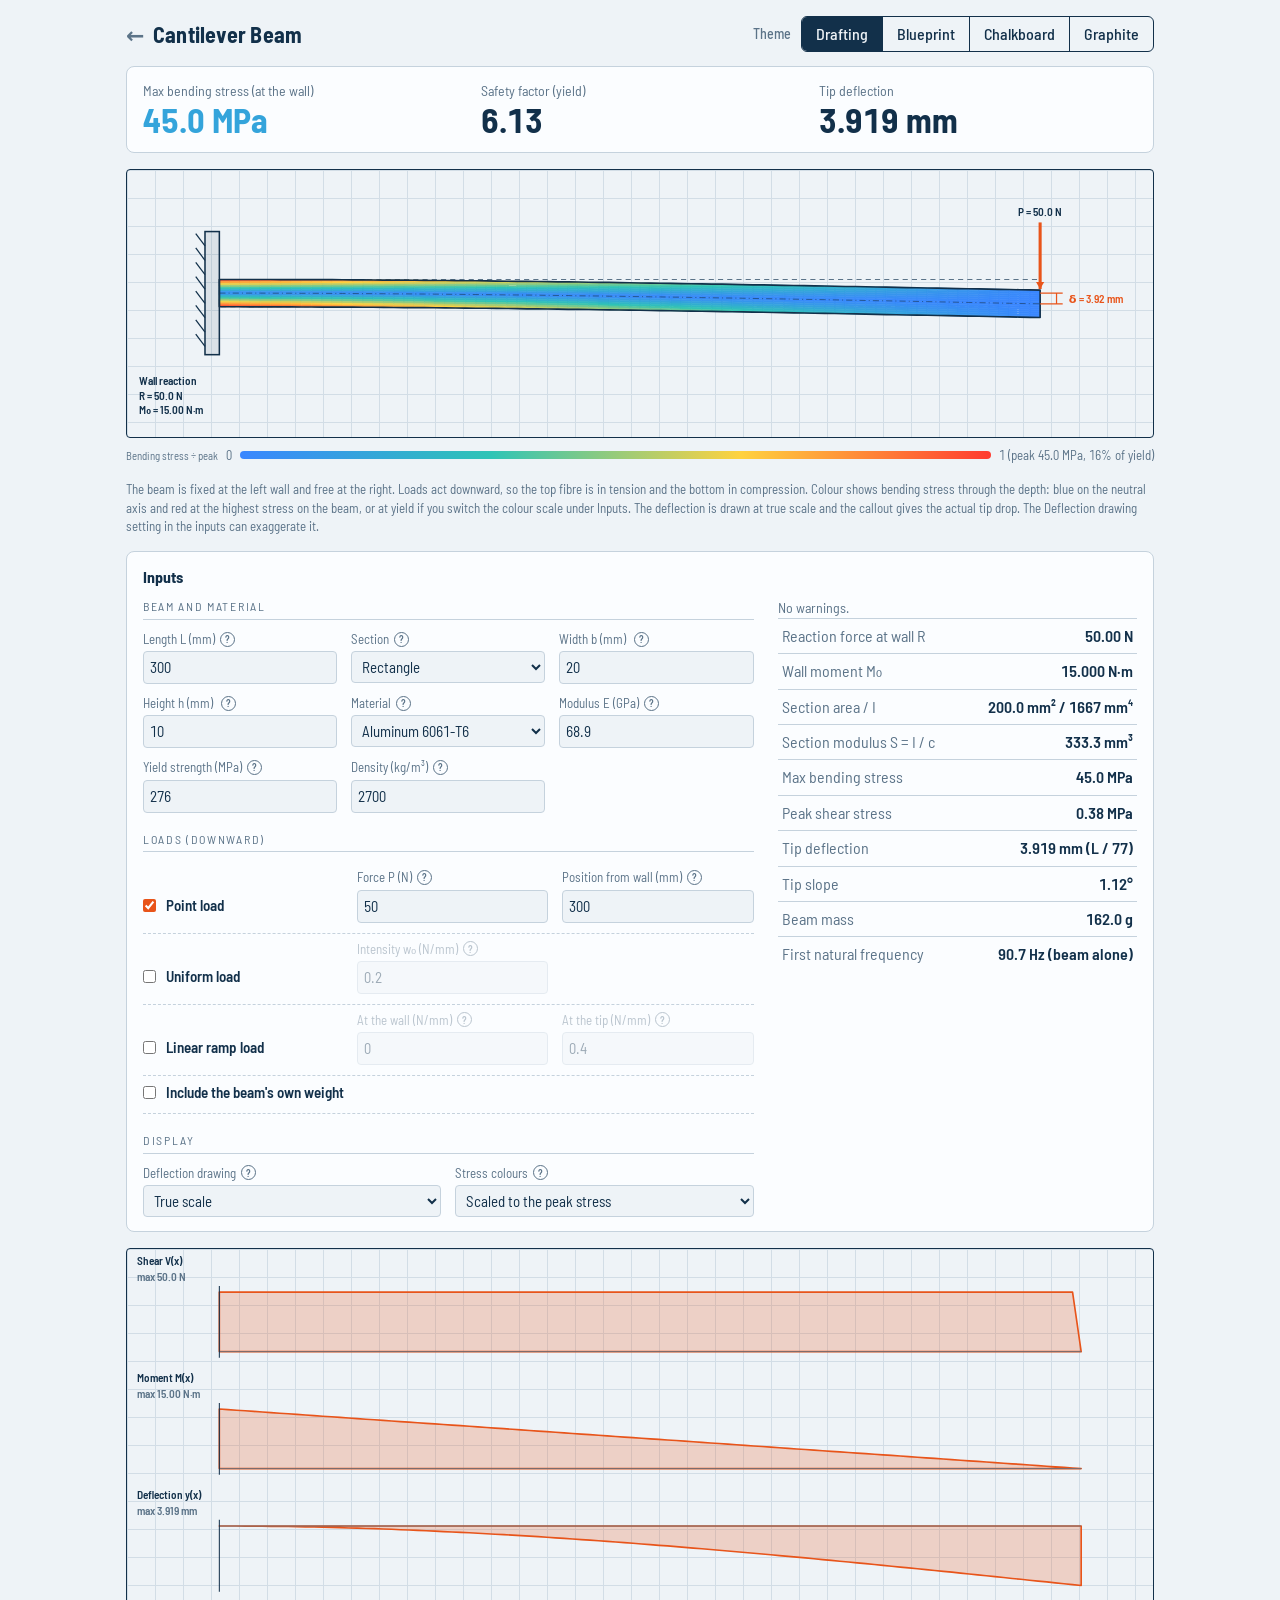
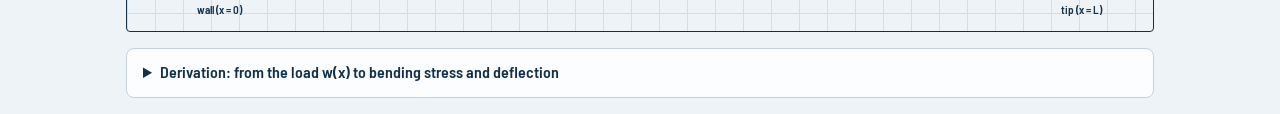
<file: cantilever.html>
<!DOCTYPE html>
<html lang="en">
<head>
<meta charset="utf-8">
<meta name="viewport" content="width=device-width, initial-scale=1, viewport-fit=cover">
<title>Cantilever Beam Calculator</title>
<meta name="description" content="Interactive cantilever beam calculator: point, uniform and ramp loads, bending and shear stress colour maps, shear, moment and deflection graphs, and the calculus derivation from w(x) to bending stress.">
<meta name="theme-color" content="#12304a">
<link rel="icon" href="data:image/svg+xml,%3Csvg xmlns='http://www.w3.org/2000/svg' viewBox='0 0 64 64'%3E%3Crect width='64' height='64' fill='%232E5C7A'/%3E%3Ctext x='32' y='42' font-family='sans-serif' font-size='28' font-weight='700' text-anchor='middle' fill='%23F6F4EF'%3ESK%3C/text%3E%3C/svg%3E">
<link rel="preconnect" href="https://fonts.googleapis.com">
<link href="https://fonts.googleapis.com/css2?family=Barlow+Semi+Condensed:wght@400;500;600;700&display=swap" rel="stylesheet">
<link rel="stylesheet" href="shared/theme.css">
<style>
svg{display:block;width:100%;height:auto}
#beam{aspect-ratio:1000/260}
#diag{aspect-ratio:1000/372}
svg text{font:600 11px "Barlow Semi Condensed",system-ui,sans-serif;fill:var(--label);text-anchor:middle}
.legend{display:flex;align-items:center;gap:8px;margin:8px 0 16px;font-size:13px;color:var(--mute)}
.legend i{flex:1;height:8px;border-radius:4px;background:linear-gradient(90deg,rgb(58,134,255),rgb(46,196,182),rgb(255,210,63),rgb(255,59,48))}
.strip{display:grid;grid-template-columns:repeat(3,minmax(0,1fr));gap:8px 20px;margin-bottom:16px}
.strip small{display:block;color:var(--mute);font-size:14px}
.strip b{font-size:clamp(22px,5vw,34px);line-height:1.1;font-weight:700}
.sub{font-size:12px;letter-spacing:.14em;text-transform:uppercase;color:var(--mute);border-bottom:1px solid var(--line);padding-bottom:4px;margin:18px 0 10px}
.pwrap>div:first-child>.sub:first-child{margin-top:0}
.pgrid.fields{grid-template-columns:repeat(auto-fit,minmax(150px,1fr))}
.pgrid.loadrow{grid-template-columns:minmax(150px,200px) minmax(0,1fr) minmax(0,1fr);align-items:end;padding:6px 0 10px;border-bottom:1px dashed var(--line)}
.pgrid .chk{display:flex;gap:10px;align-items:center;color:var(--ink);font-weight:600;font-size:15px;padding-bottom:7px}
.pgrid .chk input{width:auto;margin:0;accent-color:var(--belt)}
.pgrid .chk.wide{grid-column:1/-1;padding-bottom:0}
.pgrid .off{opacity:.4}
@media (max-width:560px){.pgrid.loadrow{grid-template-columns:repeat(2,minmax(0,1fr))}.pgrid .chk{grid-column:1/-1;padding-bottom:0}}
.how h3{font-size:14px;margin:14px 0 4px;color:var(--mute)}
.how p{font-size:14.5px;line-height:1.5;margin:6px 0}
.how code{font:inherit;font-weight:600;color:var(--belt)}
.how .eq{padding-left:14px;border-left:3px solid var(--line)}
</style>
</head>
<body>
<main>
<header>
<h1><a class="back" href="index.html" aria-label="All mechanisms">←</a> Cantilever Beam</h1>
<div class="grp"><div id="themeSlot"></div></div>
</header>

<div class="card strip">
<div><small>Max bending stress (at the wall)</small><b id="sig">–</b></div>
<div><small>Safety factor (yield)</small><b id="sfv">–</b></div>
<div><small>Tip deflection</small><b id="tipv">–</b></div>
</div>

<div class="sheet"><svg id="beam" viewBox="0 0 1000 260" role="img" aria-label="Cantilever beam under load, coloured by bending stress"></svg></div>
<div class="legend"><small id="legT">Bending stress ÷ peak</small><span>0</span><i></i><span id="legMax">peak</span></div>
<p class="note">The beam is fixed at the left wall and free at the right. Loads act downward, so the top fibre is in tension and the bottom in compression. Colour shows bending stress through the depth: blue on the neutral axis and red at the highest stress on the beam, or at yield if you switch the colour scale under Inputs. The deflection is drawn at true scale and the callout gives the actual tip drop. The Deflection drawing setting in the inputs can exaggerate it.</p>

<div class="card" style="margin-top:16px">
<h2>Inputs</h2>
<div class="pwrap">
<div>
<div class="sub">Beam and material</div>
<div class="pgrid fields">
<label>Length L (mm)<input type="number" id="bl" value="300" step="any" min="10" max="5000"></label>
<label>Section<select id="sect"><option value="rect">Rectangle</option><option value="round">Solid round</option><option value="tube">Round tube</option></select></label>
<label id="lblS1">Width b (mm)<input type="number" id="s1" value="20" step="any" min="0.5" max="500"></label>
<label id="lblS2">Height h (mm)<input type="number" id="s2" value="10" step="any" min="0.5" max="500"></label>
<label>Material<select id="mat"></select></label>
<label>Modulus E (GPa)<input type="number" id="em" value="68.9" step="any" min="0.1" max="500"></label>
<label>Yield strength (MPa)<input type="number" id="sy" value="276" step="any" min="1" max="3000"></label>
<label>Density (kg/m³)<input type="number" id="rho" value="2700" step="any" min="100" max="25000"></label>
</div>
<div class="sub">Loads (downward)</div>
<div class="pgrid loadrow"><label class="chk"><input type="checkbox" id="onP" checked> Point load</label><label id="lblP">Force P (N)<input type="number" id="Pl" value="50" step="any" min="0" max="1000000"></label><label id="lblA">Position from wall (mm)<input type="number" id="ap" value="300" step="any" min="0" max="5000"></label></div>
<div class="pgrid loadrow"><label class="chk"><input type="checkbox" id="onU"> Uniform load</label><label id="lblW0">Intensity w₀ (N/mm)<input type="number" id="w0" value="0.2" step="any" min="0" max="10000"></label></div>
<div class="pgrid loadrow"><label class="chk"><input type="checkbox" id="onR"> Linear ramp load</label><label id="lblWa">At the wall (N/mm)<input type="number" id="wa" value="0" step="any" min="0" max="10000"></label><label id="lblWb">At the tip (N/mm)<input type="number" id="wb" value="0.4" step="any" min="0" max="10000"></label></div>
<div class="pgrid loadrow"><label class="chk wide"><input type="checkbox" id="onS"> Include the beam's own weight</label></div>
<div class="sub">Display</div>
<div class="pgrid fields">
<label>Deflection drawing<select id="ex"><option value="1">True scale</option><option value="auto">Exaggerated (about 20% of L)</option></select></label>
<label>Stress colours<select id="cs"><option value="peak">Scaled to the peak stress</option><option value="yield">Scaled to yield strength</option></select></label>
</div>
</div>
<div class="pout"><div id="gwarn"></div><table class="res"><tbody id="gres"></tbody></table></div>
</div>
</div>

<div class="sheet" style="margin-top:16px"><svg id="diag" viewBox="0 0 1000 372" role="img" aria-label="Shear force, bending moment and deflection along the beam"></svg></div>

<details class="how card" style="margin-top:16px"><summary>Derivation: from the load w(x) to bending stress and deflection</summary><div id="deriv"></div></details>
</main>

<script src="shared/ui.js"></script>
<script>
const RAMP = [[58, 134, 255], [46, 196, 182], [255, 210, 63], [255, 59, 48]];
function ramp(t) {
  t = Math.min(1, Math.max(0, t)) * 3;
  const i = Math.min(2, Math.floor(t)), f = t - i, a = RAMP[i], b = RAMP[i + 1];
  return "rgb(" + a.map((x, j) => Math.round(x + (b[j] - x) * f)).join(",") + ")";
}
// name, E (GPa), yield (MPa), density (kg/m³): typical room-temperature handbook values
const MATS = {
  al6061: ["Aluminum 6061-T6", 68.9, 276, 2700], al7075: ["Aluminum 7075-T6", 71.7, 503, 2810],
  a36: ["Steel A36", 200, 250, 7850], ss304: ["Stainless steel 304 (annealed)", 193, 215, 8000], ss316: ["Stainless steel 316 (annealed)", 193, 205, 8000],
  ti64: ["Titanium Ti-6Al-4V", 113.8, 880, 4430], ti2: ["Titanium CP Grade 2", 105, 275, 4510], brass: ["Brass C360", 97, 310, 8500],
  pom: ["Acetal (POM)", 3.1, 66, 1410], abs: ["ABS", 2.3, 40, 1050], pla: ["PLA (3D printed)", 3.5, 55, 1240]
};
const NS = 400, G = 9.81, PI = Math.PI, n1 = v => v.toFixed(1);
$("mat").innerHTML = Object.entries(MATS).map(([k, v]) => `<option value="${k}">${v[0]}</option>`).join("") + '<option value="custom">Custom</option>';

// Cross-section properties. depth = distance between the extreme fibres, c = depth / 2.
// g(eta) is the shear stress per unit shear force at height eta above the neutral axis: tau = V·Q(eta) / (I·width(eta)).
function section() {
  const t = $("sect").value, a = val("s1"), b = val("s2");
  $("lblS1").firstChild.nodeValue = { rect: "Width b (mm) ", round: "Diameter d (mm) ", tube: "Outer diameter D (mm) " }[t];
  $("lblS2").firstChild.nodeValue = t === "tube" ? "Wall thickness t (mm) " : "Height h (mm) ";
  $("lblS2").hidden = t === "round";
  if (t === "rect") { if (!(a > 0 && b > 0)) return null; const I = a * b ** 3 / 12, c = b / 2; return { t, A: a * b, I, c, depth: b, g: e => (c * c - e * e) / (2 * I), dims: `b = ${fmt(a, 1)}, h = ${fmt(b, 1)} mm`, Iform: "I = b·h³ / 12", Aform: "A = b·h" }; }
  if (t === "round") { if (!(a > 0)) return null; const I = PI * a ** 4 / 64, c = a / 2; return { t, A: PI * a * a / 4, I, c, depth: a, g: e => (c * c - e * e) / (3 * I), dims: `d = ${fmt(a, 1)} mm`, Iform: "I = π·d⁴ / 64", Aform: "A = π·d² / 4" }; }
  const di = a - 2 * b;
  if (!(a > 0 && b > 0 && di > 0)) return null;
  const I = PI * (a ** 4 - di ** 4) / 64, c = a / 2, ri = di / 2;
  const g = e => { const e2 = e * e, o = Math.sqrt(Math.max(0, c * c - e2)), n = e2 < ri * ri ? Math.sqrt(ri * ri - e2) : 0, w = 2 * (o - n); return w > 1e-9 ? 2 / 3 * (o ** 3 - n ** 3) / (I * w) : 0; };
  return { t, A: PI * (a * a - di * di) / 4, I, c, depth: a, g, dims: `D = ${fmt(a, 1)}, t = ${fmt(b, 1)} mm`, Iform: "I = π·(D⁴ − d⁴) / 64", Aform: "A = π·(D² − d²) / 4" };
}

// Numerical version of the derivation. x runs from the wall; V and M are the downward shear and hogging moment from the load to the right of x.
function solve(L, EI, ld, wf) {
  const N = NS, h = L / N, x = [], w = [], Vd = new Array(N + 1), Md = new Array(N + 1), V = [], M = [], th = [0], y = [0];
  for (let i = 0; i <= N; i++) { x.push(h * i); w.push(wf(h * i)); }
  Vd[N] = 0; Md[N] = 0;
  for (let i = N - 1; i >= 0; i--) { Vd[i] = Vd[i + 1] + (w[i] + w[i + 1]) / 2 * h; Md[i] = Md[i + 1] + (Vd[i] + Vd[i + 1]) / 2 * h; }   // V = ∫w ds, M = ∫V ds from the free end
  for (let i = 0; i <= N; i++) { V.push(Vd[i] + (x[i] < ld.a - 1e-9 ? ld.P : 0)); M.push(Md[i] + ld.P * Math.max(0, ld.a - x[i])); }
  for (let i = 0; i < N; i++) { th.push(th[i] + (M[i] + M[i + 1]) / 2 * h / EI); y.push(y[i] + (th[i] + th[i + 1]) / 2 * h); }   // EI y'' = M
  return { N, x, w, V, M, th, y };
}

function arrow(x, y0, y1, col, wd) {
  return `<path d="M${n1(x)} ${n1(y0)}L${n1(x)} ${n1(y1)}" stroke="${col}" stroke-width="${wd}" fill="none"/><path d="M${n1(x - 4)} ${n1(y1 - 7)}L${n1(x)} ${n1(y1)}L${n1(x + 4)} ${n1(y1 - 7)}Z" fill="${col}"/>`;
}
const X0 = 90, LP = 800;                                              // beam drawing: wall position and length in viewBox units
const thick = (sec, L) => Math.max(24, Math.min(70, sec.depth * LP / L));
const wall = (YC, hh) => `<rect x="${X0 - 14}" y="${YC - hh}" width="14" height="${2 * hh}" fill="var(--fill)" stroke="var(--edge)" stroke-width="1.5"/>` + Array.from({ length: Math.floor(hh / 7) }, (_, j) => `<path d="M${X0 - 14} ${YC - hh + 14 * (j + 1)}l-9 -12" stroke="var(--edge)" stroke-width="1.2"/>`).join("");

// Heat map of a stress field over the beam: colour(i0, i1, eta) gives 0..1 for a slice between samples i0 and i1 at height eta (mm).
function heat(S, sec, L, YC, k, colour) {
  const N = S.N, tp = thick(sec, L), pxmm = LP / L, KL = 14, SL = 5, xp = i => X0 + LP * S.x[i] / L, yo = i => S.y[i] * pxmm * k;
  let h = "";
  for (let j = 0; j < N / SL; j++) {
    const i0 = j * SL, i1 = i0 + SL;
    for (let l = 0; l < KL; l++) {
      const p0 = -tp / 2 + tp * l / KL, p1 = -tp / 2 + tp * (l + 1) / KL, col = ramp(colour(i0, i1, Math.abs(p0 + p1) / tp * sec.c));
      h += `<path d="M${n1(xp(i0))} ${n1(YC + yo(i0) + p0)}L${n1(xp(i1))} ${n1(YC + yo(i1) + p0)}L${n1(xp(i1))} ${n1(YC + yo(i1) + p1)}L${n1(xp(i0))} ${n1(YC + yo(i0) + p1)}Z" fill="${col}" stroke="${col}" stroke-width=".6"/>`;
    }
  }
  const edge = o => Array.from({ length: N / SL + 1 }, (_, j) => `${n1(xp(j * SL))} ${n1(YC + yo(j * SL) + o)}`).join("L");
  return h + `<path d="M${edge(-tp / 2)}L${edge(tp / 2).split("L").reverse().join("L")}Z" fill="none" stroke="var(--edge)" stroke-width="1.6" stroke-linejoin="round"/>`;
}

function drawBeam(S, sec, ld, L, sy) {
  const YC = 120, pxmm = LP / L, tp = thick(sec, L), N = S.N, xp = i => X0 + LP * S.x[i] / L, tipPx = S.y[S.N] * pxmm;
  const k = $("ex").value === "auto" && tipPx > 1e-9 ? Math.min(5000, Math.max(1, 80 / tipPx)) : 1, yo = i => S.y[i] * pxmm * k;
  let h = `<path d="M${X0} ${YC - tp / 2}h${LP}v${tp}h${-LP}z" fill="none" stroke="var(--mute)" stroke-width="1" stroke-dasharray="5 4"/>`;
  const peak = S.M[0] * sec.c / sec.I, ref = $("cs").value === "peak" && peak > 0 ? peak : sy;
  $("legT").textContent = ref === sy ? "Bending stress ÷ yield" : "Bending stress ÷ peak"; $("legMax").textContent = ref === sy ? "1 (yield)" : `1 (peak ${fmt(peak, 1)} MPa, ${fmt(peak / sy * 100, 0)}% of yield)`;
  h += heat(S, sec, L, YC, k, (i0, i1, eta) => Math.abs(S.M[i0] + S.M[i1]) / 2 * eta / sec.I / ref);
  h += `<path d="M${Array.from({ length: N / 5 + 1 }, (_, j) => `${n1(xp(j * 5))} ${n1(YC + yo(j * 5))}`).join("L")}" fill="none" stroke="var(--label)" stroke-width=".8" stroke-dasharray="6 3 1 3" opacity=".7"/>`;
  h += wall(YC, 60);
  const top = i => YC + yo(i) - tp / 2, ws = S.w.map(Math.abs), wmax = Math.max(...ws);
  if (wmax > 1e-12) {
    const env = [];
    for (let j = 0; j <= 24; j++) {
      const i = Math.round(j / 24 * N);
      if (ws[i] < 1e-12) continue;
      const len = 14 + 42 * ws[i] / wmax, y0 = top(i) - len - 3;
      h += arrow(xp(i), y0, top(i) - 1, "var(--ink)", 1.4); env.push(`${n1(xp(i))} ${n1(y0)}`);
    }
    if (env.length > 1) h += `<path d="M${env.join("L")}" fill="none" stroke="var(--ink)" stroke-width="1.4"/>`;
    h += `<text x="${X0}" y="14" style="text-anchor:start">w(x): ${fmt(S.w[0], 2)} → ${fmt(S.w[N], 2)} N/mm</text>`;
  }
  if (ld.P > 0) { const i = Math.round(ld.a / L * N); h += arrow(xp(i), top(i) - 66, top(i) - 1, "var(--belt)", 3) + `<text x="${n1(Math.min(xp(i), 960))}" y="${n1(top(i) - 72)}">P = ${fmt(ld.P, 1)} N</text>`; }
  // Tip drop callout: dimension lines from the undeformed to the deflected centreline at the free end.
  const xe = X0 + LP, xc = xe + 16, y1 = YC + yo(N), up = y1 - YC > 30;
  h += `<path d="M${xe} ${YC}H${xc + 6}M${xe} ${n1(y1)}H${xc + 6}M${xc} ${YC}V${n1(y1)}" stroke="var(--belt)" stroke-width="1.2" fill="none"/>`;
  if (up) h += `<path d="M${xc - 3} ${YC + 8}L${xc} ${YC}L${xc + 3} ${YC + 8}M${xc - 3} ${n1(y1 - 8)}L${xc} ${n1(y1)}L${xc + 3} ${n1(y1 - 8)}" stroke="var(--belt)" stroke-width="1.2" fill="none"/>`;
  h += `<text x="${xc + 12}" y="${n1((YC + y1) / 2 + 4)}" style="text-anchor:start;fill:var(--belt)">δ = ${fmt(S.y[N], 2)} mm</text>`;
  if (k > 1) h += `<text x="${xc + 12}" y="${n1((YC + y1) / 2 + 18)}" style="text-anchor:start;fill:var(--mute)">drawn ×${fmt(k, k < 10 ? 1 : 0)}</text>`;
  h += `<text x="12" y="${YC + 90}" style="text-anchor:start">Wall reaction</text><text x="12" y="${YC + 104}" style="text-anchor:start">R = ${fmt(S.V[0], 1)} N</text><text x="12" y="${YC + 118}" style="text-anchor:start">M₀ = ${fmt(S.M[0] / 1000, 2)} N·m</text>`;
  $("beam").innerHTML = h;
}

// Shear, moment and deflection against position, stacked. The 16-unit margin under the axis labels stops them clipping.
function drawDiag(S) {
  const GX = 90, GL = 840, N = S.N;
  const panel = (k, title, vals, unit, down, d) => {
    const mx = Math.max(...vals.map(Math.abs), 1e-12), base = down ? 42 : 100, sg = down ? 1 : -1, pts = [];
    for (let i = 0; i <= N; i += 4) pts.push(`${n1(GX + GL * i / N)} ${n1(base + sg * vals[i] / mx * 58)}`);
    return `<g transform="translate(0 ${k * 114})"><path d="M${GX} ${base}L${pts.join("L")}L${GX + GL} ${base}Z" fill="var(--belt)" fill-opacity=".22" stroke="var(--belt)" stroke-width="1.6" stroke-linejoin="round"/>` +
      `<path d="M${GX} ${base}h${GL}" stroke="var(--mute)" stroke-width=".8"/><path d="M${GX} 36V106" stroke="var(--edge)" stroke-width="1"/>` +
      `<text x="10" y="16" style="text-anchor:start">${title}</text><text x="10" y="31" style="text-anchor:start;fill:var(--mute)">max ${fmt(mx, d)} ${unit}</text></g>`;
  };
  $("diag").innerHTML = panel(0, "Shear V(x)", S.V, "N", false, 1) + panel(1, "Moment M(x)", S.M.map(v => v / 1000), "N·m", false, 2) + panel(2, "Deflection y(x)", S.y, "mm", true, 3) +
    `<text x="${GX}" y="356">wall (x = 0)</text><text x="${GX + GL}" y="356">tip (x = L)</text>`;
}

function update() {
  const L = val("bl"), sec = section(), E = val("em") * 1000, sy = val("sy"), rho = val("rho");   // E in N/mm²
  [["onP", ["lblP", "lblA"]], ["onU", ["lblW0"]], ["onR", ["lblWa", "lblWb"]]].forEach(([c, ids]) => ids.forEach(i => $(i).classList.toggle("off", !$(c).checked)));
  const on = id => $(id).checked, ok = [L, E, sy, rho, val("Pl"), val("ap"), val("w0"), val("wa"), val("wb")].every(v => isFinite(v) && v >= 0) && L > 0 && E > 0 && sy > 0 && rho > 0;
  if (!sec || !ok) {
    ["sig", "sfv", "tipv"].forEach(i => $(i).textContent = "–");
    ["beam", "diag", "gres", "deriv"].forEach(i => $(i).innerHTML = "");
    $("gwarn").innerHTML = '<div class="pw">Enter positive dimensions and material values, and zero or more for each load. For a tube the wall must be thinner than half the diameter.</div>'; return;
  }
  const sw = on("onS") ? rho * 1e-9 * sec.A * G : 0;   // beam weight per mm, N/mm
  const ld = { P: on("onP") ? val("Pl") : 0, a: Math.min(L, val("ap")), w0: on("onU") ? val("w0") : 0, wa: on("onR") ? val("wa") : 0, wb: on("onR") ? val("wb") : 0, sw };
  const wf = x => ld.w0 + ld.wa + (ld.wb - ld.wa) * x / L + ld.sw, EI = E * sec.I, S = solve(L, EI, ld, wf), N = S.N, g0 = sec.g(0);
  const R = S.V[0], M0 = S.M[0], sig = M0 * sec.c / sec.I, tau = R * g0, sf = sig > 0 ? sy / sig : Infinity, tip = S.y[N], slope = S.th[N], t = sig / sy;
  const mass = rho * 1e-9 * sec.A * L, f1 = 1.8751 ** 2 / (2 * PI * (L / 1000) ** 2) * Math.sqrt(E * 1e6 * sec.I * 1e-12 / (rho * sec.A * 1e-6));
  $("sig").textContent = fmt(sig, 1) + " MPa"; $("sig").style.color = ramp(t);
  $("sfv").textContent = isFinite(sf) ? fmt(sf, 2) : "∞"; $("tipv").textContent = fmt(tip, 3) + " mm";
  const W = [];
  if (R <= 0) W.push("No load is switched on. Tick a load above.");
  if (sf < 1) W.push("Bending stress exceeds yield: the beam would bend permanently."); else if (sf < 2) W.push("Low safety factor. Aim for 2 or more for a static load.");
  if (tip > .1 * L) W.push("Tip deflection is over 10% of the length. These small-deflection equations lose accuracy here, so treat the numbers as approximate.");
  $("gwarn").innerHTML = W.length ? W.map(x => `<div class="pw">${x}</div>`).join("") : '<div class="pok">No warnings.</div>';
  $("gres").innerHTML = [
    ["Reaction force at wall R", fmt(R, 2) + " N"], ["Wall moment M₀", fmt(M0 / 1000, 3) + " N·m"],
    ["Section area / I", fmt(sec.A, 1) + " mm² / " + fmt(sec.I, 0) + " mm⁴"], ["Section modulus S = I / c", fmt(sec.I / sec.c, 1) + " mm³"],
    ["Max bending stress", fmt(sig, 1) + " MPa"], ["Peak shear stress", fmt(tau, 2) + " MPa"],
    ["Tip deflection", fmt(tip, 3) + " mm" + (tip > 0 ? " (L / " + fmt(L / tip, 0) + ")" : "")], ["Tip slope", fmt(slope * 180 / PI, 2) + "°"],
    ["Beam mass", fmt(mass * 1000, 1) + " g"], ["First natural frequency", fmt(f1, 1) + " Hz (beam alone)"]
  ].map(x => `<tr><td>${x[0]}</td><td>${x[1]}</td></tr>`).join("");
  drawBeam(S, sec, ld, L, sy); drawDiag(S);
  derivation(S, sec, ld, L, E, EI, sy, sig, tau, sf, tip, slope);
}

// Written derivation, filled in with the current inputs. Closed forms are shown beside the numerical result as a check.
function derivation(S, sec, ld, L, E, EI, sy, sig, tau, sf, tip, slope) {
  const wU = ld.w0 + ld.wa + ld.sw, q = ld.wb - ld.wa, e = (x, d = 2) => fmt(x, d);
  const parts = []; if (ld.w0) parts.push(e(ld.w0)); if (ld.wa || ld.wb) parts.push(`(${e(ld.wa)} + ${e(q)}·x/${e(L, 0)})`); if (ld.sw) parts.push(e(ld.sw, 4) + " (own weight)");
  const tipCF = ld.P * ld.a ** 2 * (3 * L - ld.a) / (6 * EI) + wU * L ** 4 / (8 * EI) + q * 11 * L ** 4 / (120 * EI);
  $("deriv").innerHTML = `
<h3>1. Start with the load</h3>
<p>Measure x from the fixed wall. The load intensity w(x) is force per length (N/mm, downward positive), and a point load P acts at x = a. A uniform load is constant, a ramp is linear, w(x) = w<sub>a</sub> + (w<sub>b</sub> − w<sub>a</sub>)·x/L, and your own-weight load is ρ·g·A. Your inputs give:</p>
<p class="eq"><code>w(x) = ${parts.length ? parts.join(" + ") : "0"} N/mm</code>${ld.P ? ` and P = <code>${e(ld.P, 1)} N</code> at x = <code>${e(ld.a, 0)} mm</code>` : ""}</p>
<h3>2. Shear: integrate the load</h3>
<p>Cut out a slice of length dx. Vertical equilibrium gives dV/dx = −w(x). The free end carries no shear, V(L) = 0, so integrating from the free end back to x:</p>
<p class="eq">V(x) = ∫<sub>x</sub><sup>L</sup> w(s) ds + ΣP (for point loads beyond x)</p>
<p>At the wall this is the support reaction: R = V(0) = ∫<sub>0</sub><sup>L</sup> w dx + P = <code>${e(S.V[0])} N</code></p>
<h3>3. Moment: integrate the shear</h3>
<p>Moment equilibrium of the slice gives dM/dx = −V(x), and the free end has M(L) = 0, so</p>
<p class="eq">M(x) = ∫<sub>x</sub><sup>L</sup> V(s) ds = ∫<sub>x</sub><sup>L</sup> (s − x)·w(s) ds + ΣP·(a − x), which also means d²M/dx² = w(x)</p>
<p>Every load is downward, so M grows toward the wall and peaks there: M₀ = M(0) = <code>${e(S.M[0] / 1000, 3)} N·m</code></p>
<h3>4. The three load shapes in closed form</h3>
<ul>
<li><b>Point load P at x = a:</b> V = P and M = P(a − x) for x &lt; a, zero beyond. M₀ = P·a. Deflection y = P·x²(3a − x) / 6EI for x ≤ a. Tip y(L) = P·a²(3L − a) / 6EI, which is P·L³ / 3EI when a = L.</li>
<li><b>Uniform load w₀:</b> V = w₀(L − x) and M = w₀(L − x)² / 2. M₀ = w₀L² / 2. Deflection y = w₀·x²(6L² − 4Lx + x²) / 24EI, and the tip is w₀L⁴ / 8EI.</li>
<li><b>Ramp from w<sub>a</sub> at the wall to w<sub>b</sub> at the tip:</b> split it into a uniform part w<sub>a</sub> plus a triangle of height q = w<sub>b</sub> − w<sub>a</sub> growing to the tip. For the triangle, V = q(L² − x²) / 2L, M = q(L − x)²(2L + x) / 6L, M₀ = qL² / 3, and y = q·x²(20L³ − 10L²x + x³) / 120L·EI, so the tip is 11qL⁴ / 120EI.</li>
</ul>
<p>The material behaves linearly, so these cases add by superposition. Your total tip deflection from the closed forms is <code>${e(tipCF, 3)} mm</code>, and the numerical integration on this page gives <code>${e(tip, 3)} mm</code>.</p>
<h3>5. Bending stress</h3>
<p>Plane sections stay plane, so strain, and therefore stress, grows linearly from the neutral axis: σ(y) = M·y / I. The extreme fibre at distance c gives the maximum, σ<sub>max</sub> = M·c / I = M / S. For your section (${sec.dims}): ${sec.Aform} = <code>${e(sec.A, 1)} mm²</code>, ${sec.Iform} = <code>${e(sec.I, 0)} mm⁴</code>, c = <code>${e(sec.c, 2)} mm</code>.</p>
<p class="eq">σ<sub>max</sub> = M₀·c / I = <code>${e(sig, 1)} MPa</code>, so the safety factor against yield is S<sub>y</sub> / σ<sub>max</sub> = ${e(sy, 0)} / ${e(sig, 1)} = <code>${isFinite(sf) ? e(sf, 2) : "∞"}</code></p>
<p>The bending colours use σ(x, y) divided by the peak stress (or by S<sub>y</sub>, if you pick that colour scale) at every point: zero on the neutral axis, rising linearly to the outer fibres, and following the moment diagram along the length.</p>
<h3>6. Deflection: integrate twice more</h3>
<p>Curvature is the second derivative of the deflection, and the moment-curvature relation is EI·d²y/dx² = M(x) (y downward). The wall is rigid, so the slope and deflection are both zero at x = 0:</p>
<p class="eq">θ(x) = (1/EI) ∫<sub>0</sub><sup>x</sup> M(s) ds, y(x) = ∫<sub>0</sub><sup>x</sup> θ(s) ds</p>
<p>With E = ${e(E / 1000, 1)} GPa the stiffness is EI = <code>${e(EI / 1e9, 4)} kN·m²</code>, giving a tip slope of <code>${e(slope * 180 / PI, 2)}°</code> and a tip deflection of <code>${e(tip, 3)} mm</code>.</p>
<h3>7. Shear stress</h3>
<p>The shear force is largest at the wall, V = R. At height η above the neutral axis the shear stress is τ(η) = V·Q(η) / (I·b(η)), where Q is the first moment of the area beyond η and b(η) is the width of material there. For a rectangle this is a parabola, τ = V(c² − η²) / 2I, which peaks at 3V / 2A. The peak for your section is <code>${e(tau, 2)} MPa</code>, which is normally far below the bending stress on a long beam.</p>`;
}

const TIPS = {
  bl: "Length from the wall to the free tip. Deflection grows with L³ for an end load and L⁴ for a distributed load.",
  sect: "Cross-section shape. It sets the area A, the second moment of area I and the shear stress distribution.",
  s1: "Width of a rectangle, diameter of a solid round, or outer diameter of a tube.",
  s2: "Height of a rectangle (the bending direction) or wall thickness of a tube.",
  mat: "Fills in typical modulus, yield strength and density. Edit any of them to switch to Custom.",
  em: "Young's modulus E. Stiffness, not strength: it sets deflection but not the stress.",
  sy: "Yield strength. The bending colour scale runs from zero to this value. Annealed stainless and printed plastics vary a lot, so use your datasheet.",
  rho: "Density, used for the beam's own weight, its mass and its natural frequency.",
  Pl: "Concentrated downward force.",
  ap: "Distance from the wall to the point load. Set it equal to L for a tip load.",
  w0: "Uniform load, force per mm of length. 1 N/mm is the same as 1 kN/m.",
  wa: "Ramp load intensity at the wall.",
  cs: "Peak scaling uses the full colour range on this beam, so you can see where the stress is high and low. Yield scaling shows how close the stress is to failure, so a lightly loaded beam stays blue.",
  ex: "True scale shows the real shape. Real deflections are small, so exaggerating can make the bend easier to see; the callout always gives the actual tip drop.",
  wb: "Ramp load intensity at the free tip. Wall 0 and tip above 0 gives a triangle growing toward the tip."
};
function setMat(k) { const m = MATS[k]; if (m) { $("em").value = m[1]; $("sy").value = m[2]; $("rho").value = m[3]; } }
$("mat").value = "al6061";
document.querySelectorAll("main input, main select").forEach(el => el.addEventListener("input", () => { if (["em", "sy", "rho"].includes(el.id)) $("mat").value = "custom"; update(); }));
$("mat").addEventListener("change", () => { setMat($("mat").value); update(); });
clampInputs("main input[type=number]", update);
initTips(TIPS);
update();
</script>
</body>
</html>
</file>
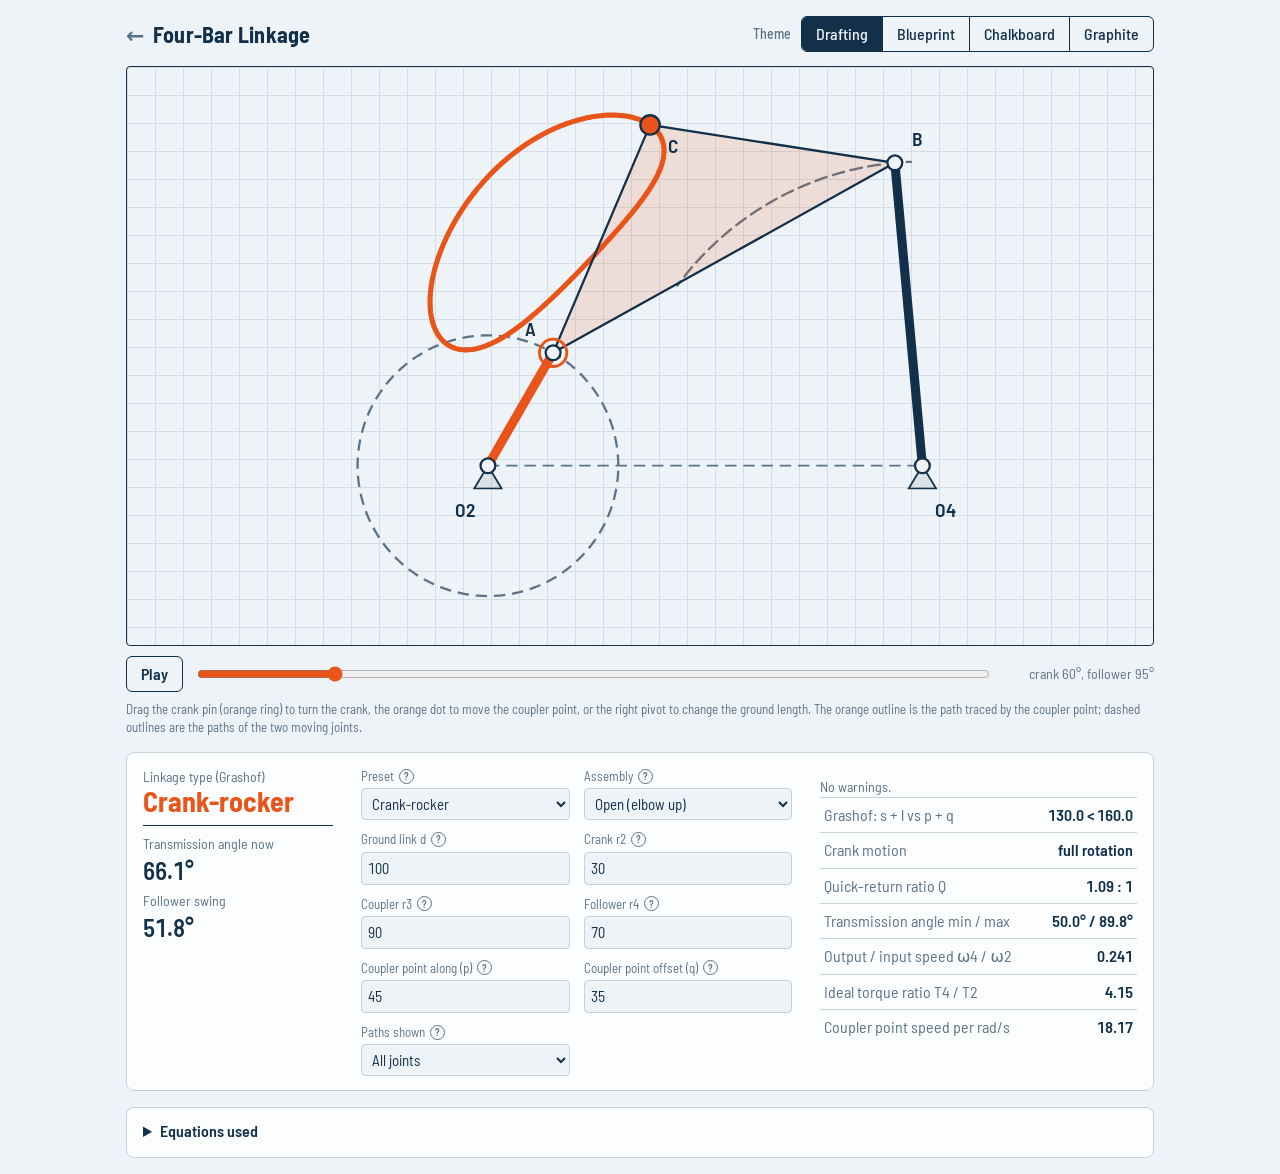
<file: four-bar.html>
<!DOCTYPE html>
<html lang="en">
<head>
<meta charset="utf-8">
<meta name="viewport" content="width=device-width, initial-scale=1, viewport-fit=cover">
<title>Four-Bar Linkage Calculator</title>
<meta name="description" content="Interactive four-bar linkage: drag the crank and the coupler point, trace coupler curves, and read the Grashof type, transmission angle, quick-return ratio and torque ratio.">
<meta name="theme-color" content="#12304a">
<link rel="icon" href="data:image/svg+xml,%3Csvg xmlns='http://www.w3.org/2000/svg' viewBox='0 0 64 64'%3E%3Crect width='64' height='64' fill='%232E5C7A'/%3E%3Ctext x='32' y='42' font-family='sans-serif' font-size='28' font-weight='700' text-anchor='middle' fill='%23F6F4EF'%3ESK%3C/text%3E%3C/svg%3E">
<link rel="preconnect" href="https://fonts.googleapis.com">
<link href="https://fonts.googleapis.com/css2?family=Barlow+Semi+Condensed:wght@400;500;600;700&display=swap" rel="stylesheet">
<link rel="stylesheet" href="shared/theme.css">
<style>
svg{display:block;width:100%;height:auto;aspect-ratio:16/9;touch-action:none}
@media (max-width:700px){svg{aspect-ratio:4/3}} /* keep in step with NARROW in the script */
svg text{font:600 12px "Barlow Semi Condensed",system-ui,sans-serif;fill:var(--label);text-anchor:middle;pointer-events:none}
svg path,svg line,svg polygon{pointer-events:none}
svg circle:not(.drag){pointer-events:none}
.drag{cursor:grab}
.dragging .drag{cursor:grabbing}
/* Settings panel sits under the full-width drawing, laid out in three columns: readouts | inputs | warnings and results. */
.panel{display:grid;grid-template-columns:minmax(190px,.75fr) minmax(0,1.7fr) minmax(0,1.25fr);gap:18px 28px;align-items:start;margin-top:16px}
.panel .read{grid-template-columns:1fr;margin-bottom:0}
@media (max-width:900px){.panel{grid-template-columns:1fr}.panel .read{grid-template-columns:1fr 1fr}}
</style>
</head>
<body>
<main>
<header>
<h1><a class="back" href="index.html" aria-label="All mechanisms">←</a> Four-Bar Linkage</h1>
<div class="grp"><div id="themeSlot"></div></div>
</header>

<div class="sheet"><svg id="svg" role="img" aria-label="Four-bar linkage with traced coupler curve"></svg></div>
<div class="ctl"><button class="btn" id="play" type="button"></button><input type="range" id="ang" min="0" max="360" step="0.5" value="60" aria-label="Crank angle"><span id="angv"></span></div>
<p class="note">Drag the crank pin (orange ring) to turn the crank, the orange dot to move the coupler point, or the right pivot to change the ground length. The orange outline is the path traced by the coupler point; dashed outlines are the paths of the two moving joints.</p>

<div class="card panel">
<div class="read">
<div class="big"><small>Linkage type (Grashof)</small><b id="ltype" style="font-size:28px">–</b></div>
<div><small>Transmission angle now</small><b id="mu">–</b></div>
<div><small>Follower swing</small><b id="swing">–</b></div>
</div>
<div class="pgrid g2">
<label>Preset<select id="preset"><option value="cr">Crank-rocker</option><option value="dl">Drag link</option><option value="dr">Double-rocker</option><option value="rc">Rocker-crank</option><option value="tr">Triple-rocker</option><option value="custom">Custom</option></select></label>
<label>Assembly<select id="asm"><option value="1">Open (elbow up)</option><option value="-1">Crossed</option></select></label>
<label>Ground link d<input type="number" id="d" value="100" step="any" min="1" max="500"></label>
<label>Crank r2<input type="number" id="r2" value="30" step="any" min="1" max="500"></label>
<label>Coupler r3<input type="number" id="r3" value="90" step="any" min="1" max="500"></label>
<label>Follower r4<input type="number" id="r4" value="70" step="any" min="1" max="500"></label>
<label>Coupler point along (p)<input type="number" id="p" value="45" step="any" min="-500" max="500"></label>
<label>Coupler point offset (q)<input type="number" id="q" value="35" step="any" min="-500" max="500"></label>
<label>Paths shown<select id="paths"><option value="all">All joints</option><option value="c">Coupler point only</option><option value="none">None</option></select></label>
</div>
<div>
<div id="gwarn"></div>
<table class="res"><tbody id="gres"></tbody><tbody id="live"></tbody></table>
</div>
</div>

<details class="how card" style="margin-top:16px"><summary>Equations used</summary><ul>
<li>Crank pin A = r2·(cosθ2, sinθ2) with the crank pivot at the origin and the follower pivot at (d, 0). Joint B is the intersection of a circle of radius r3 about A and a circle of radius r4 about the follower pivot: with D = |A − O4|, a = (r3² − r4² + D²) / 2D and h = √(r3² − a²), B = A + a·û ± h·n̂. The ± is the assembly mode. B exists only when |r3 − r4| ≤ D ≤ r3 + r4.</li>
<li>Coupler point C = A + p·û + q·n̂, where û runs from A to B and n̂ is its left normal.</li>
<li>Grashof test: with shortest link s, longest l and the other two p, q, the linkage has a fully rotating link if s + l &lt; p + q. The shortest link decides the type: crank gives a crank-rocker, ground a drag link, coupler a double-rocker, follower a rocker-crank. If s + l &gt; p + q it is a triple-rocker.</li>
<li>Transmission angle μ is the angle between coupler and follower at B (the smaller of μ and 180° − μ). Keep it above about 40° for good force transfer.</li>
<li>Velocity ratio from the loop equation, with ω2 = 1 and v<sub>A</sub> = (−A<sub>y</sub>, A<sub>x</sub>): ω3 = (v<sub>Ax</sub>(B<sub>x</sub> − d) + B<sub>y</sub>·v<sub>Ay</sub>) / Δ and ω4 = ((B<sub>y</sub> − A<sub>y</sub>)·v<sub>Ay</sub> + (B<sub>x</sub> − A<sub>x</sub>)·v<sub>Ax</sub>) / Δ, with Δ = (B<sub>y</sub> − A<sub>y</sub>)(B<sub>x</sub> − d) − B<sub>y</sub>(B<sub>x</sub> − A<sub>x</sub>).</li>
<li>Ideal torque ratio T4 / T2 = ω2 / ω4 (power in equals power out, no friction or inertia). It grows without limit near the toggle positions.</li>
<li>Coupler point speed: v<sub>C</sub> = v<sub>A</sub> + ω3·ẑ × (C − A), per unit of crank speed.</li>
<li>Quick-return ratio for a crank-rocker: Q = (crank angle swept one way between the follower limits) ÷ (the other way).</li>
</ul></details>
</main>

<script src="shared/ui.js"></script>
<script>
const svg = $("svg"), D2R = Math.PI / 180, NARROW = matchMedia("(max-width:700px)");
const PRE = { cr: [100, 30, 90, 70, 45, 35], dl: [40, 100, 90, 80, 45, 35], dr: [100, 70, 30, 80, 15, 25], rc: [100, 80, 90, 30, 45, 35], tr: [100, 50, 60, 70, 30, 30] };
let P = null, S = null, view = null, rg = null, phi = 0, th2 = 60, last = 0, frozen = false, drag = null, playing = false;

function params() {
  const q = { d: val("d"), r2: val("r2"), r3: val("r3"), r4: val("r4"), p: val("p"), q: val("q"), mode: +$("asm").value };
  return [q.d, q.r2, q.r3, q.r4, q.p, q.q].every(isFinite) && q.d > 0 && q.r2 > 0 && q.r3 > 0 && q.r4 > 0 ? q : null;
}

// Position analysis (y up). t = crank angle in radians. Returns null when the loop cannot close.
function pose(t, P) {
  const Ax = P.r2 * Math.cos(t), Ay = P.r2 * Math.sin(t), dx = P.d - Ax, dy = -Ay, D = Math.hypot(dx, dy);
  if (D < 1e-9 || D > P.r3 + P.r4 || D < Math.abs(P.r3 - P.r4)) return null;
  const a = (P.r3 ** 2 - P.r4 ** 2 + D * D) / (2 * D), h = Math.sqrt(Math.max(0, P.r3 ** 2 - a * a));
  const Bx = Ax + a * dx / D - P.mode * h * dy / D, By = Ay + a * dy / D + P.mode * h * dx / D;
  const ux = (Bx - Ax) / P.r3, uy = (By - Ay) / P.r3, nx = -uy, ny = ux;
  const c = ((Ax - Bx) * (P.d - Bx) + (Ay - By) * (-By)) / (P.r3 * P.r4);
  return { A: [Ax, Ay], B: [Bx, By], C: [Ax + P.p * ux + P.q * nx, Ay + P.p * uy + P.q * ny], u: [ux, uy], n: [nx, ny], th4: Math.atan2(By, Bx - P.d), mu: Math.acos(Math.max(-1, Math.min(1, c))) / D2R };
}

function classify(P) {
  const L = [["ground", P.d], ["crank", P.r2], ["coupler", P.r3], ["follower", P.r4]].sort((a, b) => a[1] - b[1]);
  const g = L[0][1] + L[3][1], pq = L[1][1] + L[2][1], kind = Math.abs(g - pq) < 1e-9 * (g + pq) ? "change" : g < pq ? "grashof" : "non";
  const t = kind === "non" ? "Triple-rocker" : kind === "change" ? "Change-point" : { ground: "Drag link (double-crank)", crank: "Crank-rocker", coupler: "Double-rocker", follower: "Rocker-crank" }[L[0][0]];
  return { t, g, pq, kind };
}

const m360 = a => ((a % 360) + 360) % 360;

// Which crank angles close the loop at all (1° steps).
function coverage(P) {
  let nOk = 0, firstOk = null;
  for (let i = 0; i < 360; i++) if (pose(i * D2R, P)) { nOk++; if (firstOk === null) firstOk = i; }
  return { nOk, firstOk, full: nOk === 360 };
}

// For a crank that cannot turn fully: the one connected angle interval it can sweep from where it sits, found by 1° sampling then bisection.
// (A second, separate interval can exist on the far side, but the linkage can never get there without being taken apart.)
function range(cov) {
  if (!cov.nOk || cov.full) return null;
  const ok = a => !!pose(m360(a) * D2R, P);
  let i0 = Math.floor(th2);
  if (!ok(i0)) i0++;
  if (!ok(i0)) return null;
  let a = i0, b = i0;
  while (a > i0 - 360 && ok(a - 1)) a--;
  while (b < i0 + 360 && ok(b + 1)) b++;
  const edge = (good, bad) => { for (let k = 0; k < 30; k++) { const m = (good + bad) / 2; if (ok(m)) good = m; else bad = m; } return good; };
  const lo = edge(a, a - 1) + .02, hi = edge(b, b + 1) - .02;
  return hi > lo ? { lo, span: hi - lo } : null;
}
function clampRun(t) {
  if (!rg) return t;
  const u = m360(t - rg.lo);
  return u <= rg.span ? t : (u - rg.span < 360 - u ? rg.lo + rg.span : rg.lo);
}

// Trace the joint paths and collect follower swing, transmission angles and quick-return ratio.
// With a run the samples are spaced by the same cosine easing as the animation, so they bunch up near the limits where the follower moves fastest.
function analyze(P, run, full) {
  const M = run ? 240 : 360, s = { A: [], B: [], C: [] }, un = [], idx = [], mus = [];
  let prev = null, off = 0;
  for (let j = 0; j <= M; j++) {
    const z = pose(m360(run ? run.lo + run.span * (1 - Math.cos(Math.PI * j / M)) / 2 : 360 * j / M) * D2R, P);
    s.A.push(z && z.A); s.B.push(z && z.B); s.C.push(z && z.C);
    if (!z) continue;
    let a = z.th4 + off;
    if (prev !== null) { while (a - prev > Math.PI) { a -= TP; off -= TP; } while (a - prev < -Math.PI) { a += TP; off += TP; } }
    prev = a; un.push(a); idx.push(j); mus.push(Math.min(z.mu, 180 - z.mu));
  }
  s.swing = un.length ? Math.max(...un) - Math.min(...un) : 0;
  s.fullF = s.swing > 340 * D2R;
  s.muMin = mus.length ? Math.min(...mus) : NaN; s.muMax = mus.length ? Math.max(...mus) : NaN;
  s.Q = NaN;
  if (full && !run && !s.fullF) {
    const a = idx[un.indexOf(Math.max(...un))], b = idx[un.indexOf(Math.min(...un))], s1 = ((a - b + M) % M) * 360 / M;
    s.Q = Math.max(s1, 360 - s1) / Math.min(s1, 360 - s1);
  }
  s.cls = classify(P);
  return s;
}

// Fit the traced paths into the drawing. The drawing is 16:9 on wide screens and 4:3 on narrow ones (matches the CSS).
function setView() {
  const pts = [[0, 0], [P.d, 0]];
  [S.A, S.B, S.C].forEach(a => a.forEach(p => p && pts.push(p)));
  const asp = NARROW.matches ? 4 / 3 : 16 / 9;
  const xs = pts.map(p => p[0]), ys = pts.map(p => -p[1]), x0 = Math.min(...xs), x1 = Math.max(...xs), y0 = Math.min(...ys), y1 = Math.max(...ys);
  const w = Math.max(x1 - x0, (y1 - y0) * asp) * 1.2, h = w / asp;
  view = { x: (x0 + x1) / 2 - w / 2, y: (y0 + y1) / 2 - h / 2, w, h, u: w / 180 };
}

const run = arr => { let d = "", on = false; arr.forEach(p => { if (p) { d += (on ? "L" : "M") + p[0].toFixed(2) + " " + (-p[1]).toFixed(2); on = true; } else on = false; }); return d; };

// The crank follows lo + span·(1 − cos φ)/2, so it slows to a stop at each limit instead of slamming into it.
function syncPhase() { if (rg) phi = Math.acos(1 - 2 * Math.min(1, Math.max(0, m360(th2 - rg.lo) / rg.span))); }

function update() {
  P = params();
  if (!P) { S = null; svg.innerHTML = ""; $("gwarn").innerHTML = '<div class="pw">Enter positive link lengths and a number for the coupler point.</div>'; ["ltype", "mu", "swing"].forEach(i => $(i).textContent = "–"); $("gres").innerHTML = $("live").innerHTML = ""; return; }
  const cov = coverage(P);
  rg = null;
  if (cov.nOk) { if (!pose(th2 * D2R, P)) th2 = cov.firstOk; rg = range(cov); }
  S = analyze(P, rg, cov.full); S.nOk = cov.nOk; S.full = cov.full; S.firstOk = cov.firstOk; syncPhase();
  const W = [], c = S.cls;
  if (!S.nOk) W.push("These link lengths cannot assemble in this mode. Try the other assembly or change a length.");
  else {
    if (!frozen) setView();
    if (S.muMin < 40) W.push(`Poor force transmission: the transmission angle drops to ${fmt(S.muMin, 1)}° (aim for 40° or more).`);
  }
  $("gwarn").innerHTML = W.length ? W.map(t => `<div class="pw">${t}</div>`).join("") : '<div class="pok">No warnings.</div>';
  $("ltype").textContent = c.t;
  $("swing").textContent = !S.nOk ? "–" : S.fullF ? "full turn" : fmt(S.swing / D2R, 1) + "°";
  const rows = [
    ["Grashof: s + l vs p + q", fmt(c.g, 1) + (c.kind === "grashof" ? " &lt; " : c.kind === "change" ? " = " : " &gt; ") + fmt(c.pq, 1)],
    ["Crank motion", !S.nOk ? "–" : S.full ? "full rotation" : rg ? "rocks through " + fmt(rg.span, 0) + "°" : "limited to about " + fmt(S.nOk, 0) + "°"],
    ["Quick-return ratio Q", isFinite(S.Q) ? fmt(S.Q, 2) + " : 1" : "n/a (crank-rocker only)"],
    ["Transmission angle min / max", isFinite(S.muMin) ? fmt(S.muMin, 1) + "° / " + fmt(S.muMax, 1) + "°" : "–"]
  ];
  $("gres").innerHTML = rows.map(x => `<tr><td>${x[0]}</td><td>${x[1]}</td></tr>`).join("");
  if (S.nOk) {
    const u = view.u, sh = $("paths").value, dash = `stroke="var(--mute)" fill="none" stroke-width="${u * .4}" stroke-dasharray="${u * 2} ${u * 1.2}"`;
    S.pathSVG = (sh === "all" ? `<path d="${run(S.A)}" ${dash}/><path d="${run(S.B)}" ${dash}/>` : "") + (sh !== "none" ? `<path d="${run(S.C)}" fill="none" stroke="var(--belt)" stroke-width="${u * .9}" stroke-linejoin="round"/>` : "");
  }
  frame();
}

function frame() {
  if (!S || !P) return;
  const u = view ? view.u : 1, f = p => p[0].toFixed(2) + " " + (-p[1]).toFixed(2);
  if (!S.nOk) { svg.innerHTML = ""; $("live").innerHTML = ""; $("angv").textContent = "Cannot assemble"; return; }
  svg.setAttribute("viewBox", `${view.x} ${view.y} ${view.w} ${view.h}`);
  const hatch = x => `<path d="M${x} 0l${-u * 2.4} ${u * 4}h${u * 4.8}z" fill="var(--fill)" stroke="var(--edge)" stroke-width="${u * .3}"/>`;
  let h = S.pathSVG + `<line x1="0" y1="0" x2="${P.d}" y2="0" stroke="var(--mute)" stroke-width="${u * .3}" stroke-dasharray="${u * 2} ${u * 1.2}"/>` + hatch(0) + hatch(P.d);
  const z = pose(th2 * D2R, P), lab = (x, y, t) => `<text x="${x}" y="${y}" style="font-size:${u * 3.4}px">${t}</text>`;
  if (z) {
    const { A, B, C } = z, jt = p => `<circle cx="${p[0]}" cy="${-p[1]}" r="${u * 1.3}" fill="var(--paper)" stroke="var(--edge)" stroke-width="${u * .4}"/>`;
    h += `<polygon points="${f(A)} ${f(B)} ${f(C)}" fill="var(--ifill)" stroke="var(--edge)" stroke-width="${u * .4}" stroke-linejoin="round"/>` +
      `<line x1="0" y1="0" x2="${A[0]}" y2="${-A[1]}" stroke="var(--belt)" stroke-width="${u * 1.6}" stroke-linecap="round"/>` +
      `<line x1="${P.d}" y1="0" x2="${B[0]}" y2="${-B[1]}" stroke="var(--edge)" stroke-width="${u * 1.6}" stroke-linecap="round"/>` +
      jt([0, 0]) + jt([P.d, 0]) + jt(A) + jt(B) +
      `<circle cx="${A[0]}" cy="${-A[1]}" r="${u * 2.4}" fill="none" stroke="var(--belt)" stroke-width="${u * .5}"/>` +
      `<circle cx="${C[0]}" cy="${-C[1]}" r="${u * 1.7}" fill="var(--belt)" stroke="var(--edge)" stroke-width="${u * .4}"/>` +
      `<circle class="drag" data-h="A" cx="${A[0]}" cy="${-A[1]}" r="${u * 3.4}" fill="transparent"/><circle class="drag" data-h="C" cx="${C[0]}" cy="${-C[1]}" r="${u * 3.4}" fill="transparent"/>` +
      lab(-u * 4, u * 9, "O2") + lab(A[0] - u * 4, -A[1] - u * 3, "A") + lab(B[0] + u * 4, -B[1] - u * 3, "B") + lab(C[0] + u * 4, -C[1] + u * 5, "C");
    // Velocity analysis with the crank at unit speed.
    const vAx = -A[1], vAy = A[0], dl = (B[1] - A[1]) * (B[0] - P.d) - B[1] * (B[0] - A[0]);
    const w3 = (vAx * (B[0] - P.d) + B[1] * vAy) / dl, w4 = ((B[1] - A[1]) * vAy + (B[0] - A[0]) * vAx) / dl;
    const vC = Math.hypot(vAx - w3 * (C[1] - A[1]), vAy + w3 * (C[0] - A[0])), mue = Math.min(z.mu, 180 - z.mu);
    $("mu").textContent = fmt(mue, 1) + "°";
    $("live").innerHTML = [["Output / input speed ω4 / ω2", isFinite(w4) ? fmt(w4, 3) : "–"], ["Ideal torque ratio T4 / T2", Math.abs(w4) > 1e-4 ? fmt(1 / Math.abs(w4), 2) : "very large (near toggle)"], ["Coupler point speed per rad/s", fmt(vC, 2)]].map(x => `<tr><td>${x[0]}</td><td>${x[1]}</td></tr>`).join("");
    $("angv").textContent = `crank ${fmt(th2, 0)}°, follower ${fmt((z.th4 / D2R + 360) % 360, 0)}°`;
  } else $("angv").textContent = "Not reachable at this crank angle";
  h += `<circle class="drag" data-h="O4" cx="${P.d}" cy="0" r="${u * 3.4}" fill="transparent"/>` + lab(P.d + u * 4, u * 9, "O4");
  svg.innerHTML = h;
  $("ang").value = th2;
}

function setPlaying(on) { playing = on; $("play").textContent = on ? "Pause" : "Play"; }
const toMath = e => { const p = svg.createSVGPoint(); p.x = e.clientX; p.y = e.clientY; const q = p.matrixTransform(svg.getScreenCTM().inverse()); return { x: q.x, y: -q.y }; };
svg.addEventListener("pointerdown", e => {
  const t = e.target.closest(".drag");
  if (!t) return;
  drag = t.dataset.h; frozen = true; setPlaying(false); svg.classList.add("dragging"); svg.setPointerCapture(e.pointerId); e.preventDefault();
});
svg.addEventListener("pointermove", e => {
  if (!drag || !P) return;
  const m = toMath(e);
  if (drag === "A") { const t = m360(clampRun(Math.atan2(m.y, m.x) / D2R)); if (pose(t * D2R, P)) { th2 = t; syncPhase(); frame(); } }
  else if (drag === "C") {
    const z = pose(th2 * D2R, P);
    if (z) { const dx = m.x - z.A[0], dy = m.y - z.A[1]; $("p").value = +(dx * z.u[0] + dy * z.u[1]).toFixed(2); $("q").value = +(dx * z.n[0] + dy * z.n[1]).toFixed(2); $("preset").value = "custom"; update(); }
  } else { $("d").value = +Math.max(1, m.x).toFixed(2); $("preset").value = "custom"; update(); }
});
const endDrag = () => { if (!drag) return; drag = null; frozen = false; svg.classList.remove("dragging"); update(); };
svg.addEventListener("pointerup", endDrag); svg.addEventListener("pointercancel", endDrag);

document.querySelectorAll("main input:not(#ang):not([name=theme]), main select:not(#preset)").forEach(el => el.addEventListener("input", () => { if (el.id !== "paths" && el.id !== "asm") $("preset").value = "custom"; update(); }));
$("preset").addEventListener("change", () => {
  const v = PRE[$("preset").value]; if (!v) return;
  ["d", "r2", "r3", "r4", "p", "q"].forEach((k, i) => $(k).value = v[i]); $("asm").value = "1"; update();
});
$("play").addEventListener("click", () => { syncPhase(); setPlaying(!playing); });
$("ang").addEventListener("input", () => { setPlaying(false); const t = clampRun(+$("ang").value); if (P && pose(m360(t) * D2R, P)) th2 = m360(t); syncPhase(); frame(); });
clampInputs("main input[type=number]", update);
initTips({
  preset: "Ready-made link sets, one for each Grashof linkage type. Editing any length switches to Custom.",
  asm: "A four-bar can close two ways for the same crank angle. Open puts the joint B above the line from A to the follower pivot; crossed flips it.",
  d: "Distance between the two fixed pivots. Drag the right pivot in the drawing to change it.",
  r2: "Crank length, the link turning about the left pivot.",
  r3: "Coupler length, the floating link joining the crank pin to the follower.",
  r4: "Follower length, the link turning about the right pivot.",
  p: "Position of the coupler point along the coupler from the crank pin toward the follower joint. Negative values go behind the crank pin.",
  q: "Offset of the coupler point sideways from the coupler. Zero puts it on the line between the two joints.",
  paths: "Draw the coupler-point curve alone, or add the paths of the crank pin and follower joint."
});
NARROW.addEventListener("change", update); // the drawing switches between 16:9 and 4:3, so refit the view
function tick(t) {
  if (playing && last && S && S.nOk) {
    const dt = Math.min(.05, (t - last) / 1000);   // ignore long gaps, e.g. after the tab was hidden
    if (rg) { phi = (phi + Math.PI * dt / Math.max(2, rg.span / 40)) % TP; th2 = m360(rg.lo + rg.span * (1 - Math.cos(phi)) / 2); }
    else if (S.full) th2 = (th2 + 60 * dt) % 360;
    frame();
  }
  last = t; requestAnimationFrame(tick);
}
setPlaying(playing);
update();
requestAnimationFrame(tick);
</script>
</body>
</html>
</file>
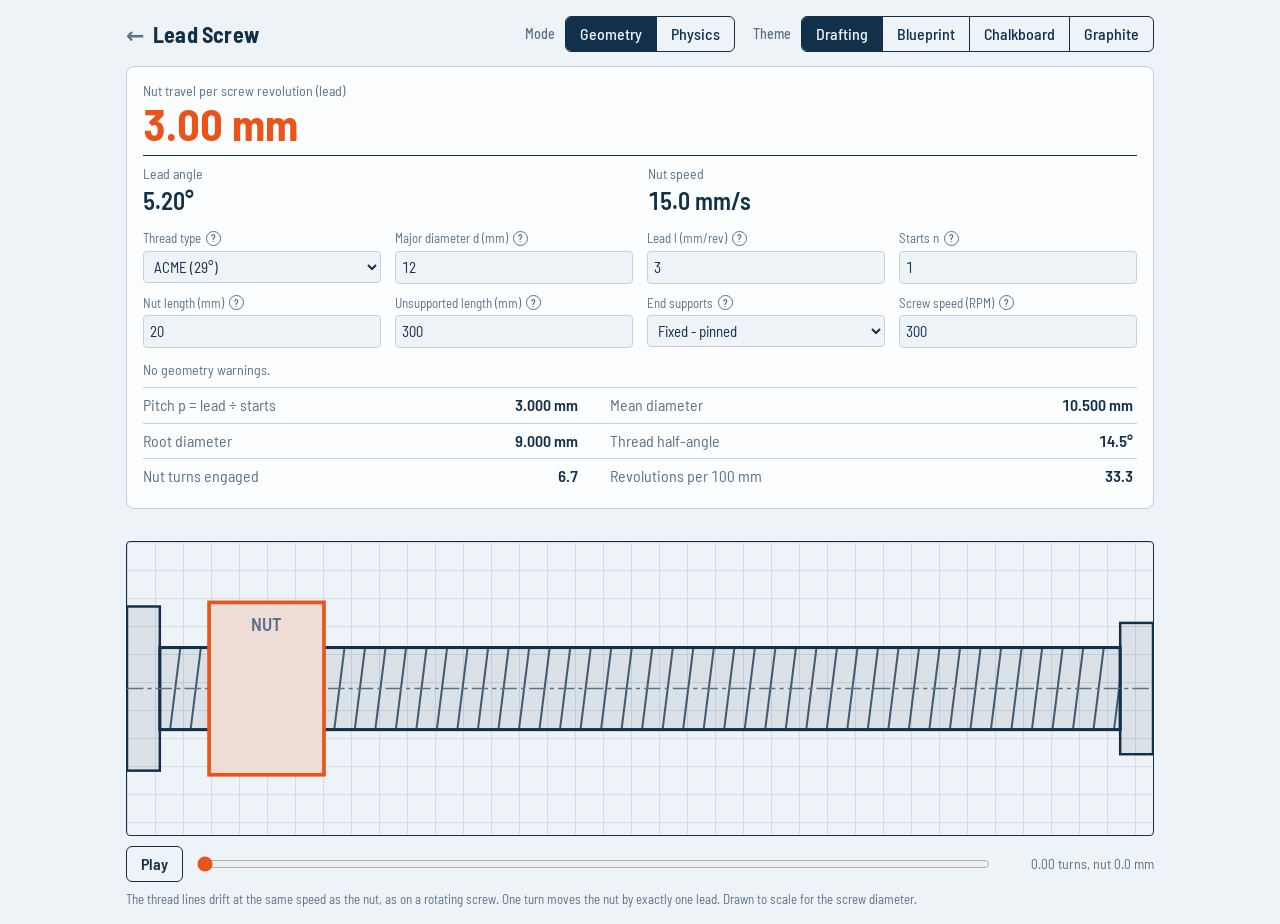
<file: lead-screw.html>
<!DOCTYPE html>
<html lang="en">
<head>
<meta charset="utf-8">
<meta name="viewport" content="width=device-width, initial-scale=1, viewport-fit=cover">
<title>Lead Screw Calculator</title>
<meta name="description" content="Interactive lead screw calculator: thread geometry, torque to raise and lower, efficiency, self-locking, motor sizing, stress, buckling, critical speed and nut wear.">
<meta name="theme-color" content="#12304a">
<link rel="icon" href="data:image/svg+xml,%3Csvg xmlns='http://www.w3.org/2000/svg' viewBox='0 0 64 64'%3E%3Crect width='64' height='64' fill='%232E5C7A'/%3E%3Ctext x='32' y='42' font-family='sans-serif' font-size='28' font-weight='700' text-anchor='middle' fill='%23F6F4EF'%3ESK%3C/text%3E%3C/svg%3E">
<link rel="preconnect" href="https://fonts.googleapis.com">
<link href="https://fonts.googleapis.com/css2?family=Barlow+Semi+Condensed:wght@400;500;600;700&display=swap" rel="stylesheet">
<link rel="stylesheet" href="shared/theme.css">
<style>
.layout{grid-template-columns:1fr!important}
svg{display:block;width:100%;height:auto;aspect-ratio:3.5/1}
svg text{font:600 9px "Barlow Semi Condensed",system-ui,sans-serif;fill:var(--mute);text-anchor:middle}

/* 2x4 Inputs Grid */
.g4{display:grid;grid-template-columns:repeat(4,minmax(0,1fr));gap:10px 14px}
.g4 label{font-size:13px;color:var(--mute)}
.g4 input,.g4 select{width:100%;margin-top:3px;padding:5px 6px;border:1px solid var(--line);border-radius:4px;background:var(--paper);color:var(--ink);font:inherit;font-size:15px}
.g4 input:focus{outline:2px solid var(--belt)}
@media (max-width:820px){.g4{grid-template-columns:repeat(2,minmax(0,1fr))}}
@media (max-width:480px){.g4{grid-template-columns:1fr}}

/* 3x2 Results Table */
.res2col{width:100%;border-collapse:collapse;margin-top:8px}
.res2col td{padding:6px 4px;border-top:1px solid var(--line)}
.res2col td:nth-child(odd){font-weight:400;color:var(--mute);padding-left:0}
.res2col td:nth-child(even){text-align:right;font-weight:600}
.res2col td:nth-child(3){padding-left:28px}
@media (max-width:640px){
  .res2col tr{display:flex;flex-wrap:wrap;justify-content:space-between;border-top:1px solid var(--line);padding:4px 0}
  .res2col td{border-top:0;width:48%}
  .res2col td:nth-child(3){padding-left:0}
}
</style>
</head>
<body>
<main>
<header>
<h1><a class="back" href="index.html" aria-label="All mechanisms">←</a> Lead Screw</h1>
<div class="grp">
<div class="pair"><b>Mode</b><div class="seg" role="radiogroup" aria-label="Mode">
<label><input type="radio" name="mode" value="geo" checked><span>Geometry</span></label>
<label><input type="radio" name="mode" value="phys"><span>Physics</span></label>
</div></div>
<div id="themeSlot"></div>
</div>
</header>

<div class="layout">
<!-- 1. Controls, Readouts & 2-Column Geometry Results (Top Card) -->
<div class="card">
<div class="read">
<div class="big"><small>Nut travel per screw revolution (lead)</small><b id="lead">–</b></div>
<div><small>Lead angle</small><b id="lam">–</b></div>
<div><small>Nut speed</small><b id="spd">–</b></div>
</div>

<!-- Inputs arranged in 2 rows x 4 columns -->
<div class="g4">
<label>Thread type<select id="type"><option value="acme">ACME (29°)</option><option value="trap">Metric trapezoidal (30°)</option><option value="square">Square</option><option value="ball">Ball screw</option></select></label>
<label>Major diameter d (mm)<input type="number" id="d" value="12" step="any" min="1" max="200"></label>
<label>Lead l (mm/rev)<input type="number" id="lead_in" value="3" step="any" min="0.1" max="200"></label>
<label>Starts n<input type="number" id="starts" value="1" step="1" min="1" max="8"></label>
<label>Nut length (mm)<input type="number" id="Ln" value="20" step="any" min="1" max="500"></label>
<label>Unsupported length (mm)<input type="number" id="L" value="300" step="any" min="10" max="5000"></label>
<label>End supports<select id="ends"><option value="fixfree">Fixed - free</option><option value="pinpin">Pinned - pinned</option><option value="fixpin" selected>Fixed - pinned</option><option value="fixfix">Fixed - fixed</option></select></label>
<label>Screw speed (RPM)<input type="number" id="N" value="300" step="any" min="0" max="10000"></label>
</div>

<div id="gwarn" style="margin-top:12px"></div>

<!-- Results arranged in 3 rows x 2 pairs -->
<table class="res2col"><tbody id="gres"></tbody></table>
</div>

<!-- 2. Screw Animation Canvas (Middle) -->
<div style="margin-top:16px">
<div class="sheet"><svg id="svg" role="img" aria-label="Lead screw turning while the nut travels along it"></svg></div>
<div class="ctl"><button class="btn" id="play" type="button"></button><input type="range" id="ang" min="0" max="1000" step="1" value="0" aria-label="Nut position"><span id="angv"></span></div>
<p class="note">The thread lines drift at the same speed as the nut, as on a rotating screw. One turn moves the nut by exactly one lead. Drawn to scale for the screw diameter.</p>
</div>
</div>

<!-- 3. Physics Section (Bottom Card) -->
<div class="card" id="phys" hidden style="margin-top:16px">
<h2>Physics</h2>
<div class="pwrap">
<div class="pgrid">
<label>Axial load F (N)<input type="number" id="F" value="500" step="any" min="0" max="1000000"></label>
<label>Moved mass (kg)<input type="number" id="mass" value="5" step="any" min="0" max="10000"></label>
<label>Peak acceleration (m/s²)<input type="number" id="acc" value="1" step="any" min="0" max="100"></label>
<label id="lblMu">Thread friction μ<input type="number" id="mu" value="0.15" step="0.01" min="0.01" max="0.5"></label>
<label id="lblEb" hidden>Ball screw efficiency (%)<input type="number" id="eb" value="90" step="any" min="1" max="100"></label>
<label>Collar / bearing friction μc<input type="number" id="muc" value="0.02" step="0.01" min="0" max="0.5"></label>
<label>Collar mean diameter (mm)<input type="number" id="dc" value="14" step="any" min="0" max="500"></label>
<label>Gear ratio (motor : screw)<input type="number" id="gr" value="1" step="any" min="0.01" max="1000"></label>
<label>Drive efficiency (%)<input type="number" id="eg" value="95" step="any" min="1" max="100"></label>
<label>Motor steps per rev<input type="number" id="spr" value="200" step="1" min="1" max="10000"></label>
<label>Microsteps<input type="number" id="us" value="16" step="1" min="1" max="256"></label>
<label>Screw modulus E (GPa)<input type="number" id="E" value="200" step="any" min="1" max="500"></label>
<label>Screw yield Sy (MPa)<input type="number" id="sy" value="350" step="any" min="10" max="3000"></label>
<label>Allowable bearing pressure (MPa)<input type="number" id="pb" value="10" step="any" min="0.1" max="500"></label>
<label>Allowable PV (MPa·m/s)<input type="number" id="pv" value="0.4" step="any" min="0.01" max="50"></label>
</div>
<div class="pout"><div id="pwarn"></div><table class="res"><tbody id="pres"></tbody></table></div>
</div>
<p class="note">A sizing estimate, not a certification. Material and wear limits are placeholders: use your nut and screw supplier's datasheet. Ball screw life (L10) needs the dynamic load rating and is not included.</p>
<details class="how"><summary>Formulas used</summary><ul>
<li>Pitch p = l / n. Mean diameter d<sub>m</sub> = d − p/2. Root diameter d<sub>r</sub> = d − p. Lead angle λ = atan(l / π·d<sub>m</sub>).</li>
<li>Torque to raise (drive against the load), with thread half-angle α: T<sub>R</sub> = (F·d<sub>m</sub>/2)·(l + π·μ·d<sub>m</sub>·secα) / (π·d<sub>m</sub> − μ·l·secα) + F·μ<sub>c</sub>·d<sub>c</sub>/2. Ball screw: T<sub>R</sub> = F·l / (2π·η) + collar term.</li>
<li>Torque to lower: T<sub>L</sub> = (F·d<sub>m</sub>/2)·(π·μ·d<sub>m</sub>·secα − l) / (π·d<sub>m</sub> + μ·l·secα) + collar term. Positive means self-locking. Negative means the load back-drives, and the magnitude is the holding torque. Ball screw: T<sub>L</sub> = F·l/(2π)·(1/η − 2) + collar term.</li>
<li>Efficiency e = F·l / (2π·T<sub>R</sub>). A screw with e below 50% tends to self-lock.</li>
<li>Speed and power: v = l·N / 60, P<sub>in</sub> = T<sub>R</sub>·ω, P<sub>out</sub> = F·v.</li>
<li>Peak force F<sub>pk</sub> = F + m·a. Screw inertia J<sub>s</sub> = (π/32)·ρ·L·d<sub>r</sub>⁴ and α = 2π·a / l. Motor torque = (T<sub>R</sub>(F<sub>pk</sub>) + J<sub>s</sub>·α) / (G·η<sub>drive</sub>).</li>
<li>Screw stress: σ = 4F<sub>pk</sub> / (π·d<sub>r</sub>²), τ = 16T / (π·d<sub>r</sub>³), von Mises σ′ = √(σ² + 3τ²).</li>
<li>Nut wear: bearing pressure p<sub>b</sub> = 2F<sub>pk</sub> / (π·d<sub>m</sub>·L<sub>n</sub>). Sliding speed v<sub>s</sub> = π·d<sub>m</sub>·N / (60·cosλ). PV = p<sub>b</sub>·v<sub>s</sub>.</li>
<li>Buckling, with r = d<sub>r</sub>/4 and end factor K: Euler P<sub>cr</sub> = π²·E·I / (K·L)². If K·L/r is below √(2π²E/S<sub>y</sub>), use Johnson P<sub>cr</sub> = A·S<sub>y</sub>·(1 − S<sub>y</sub>·(K·L/r)² / (4π²E)).</li>
<li>Critical (whirl) speed: N<sub>cr</sub> = (60/2π)·λ<sub>n</sub>²·(d<sub>r</sub>/4)·√(E/ρ) / L², with ρ = 7850 kg/m³ and λ<sub>n</sub> set by the end supports (1.875, π, 3.927 or 4.730).</li>
<li>Resolution per microstep = l / (steps × microsteps × G).</li>
</ul></details>
</div>
</main>

<script src="shared/ui.js"></script>
<script>
const svg = $("svg");
const ENDS = { fixfree: { lam: 1.875, K: 2 }, pinpin: { lam: Math.PI, K: 1 }, fixpin: { lam: 3.927, K: .7 }, fixfix: { lam: 4.73, K: .5 } };
const HALF = { acme: 14.5, trap: 15, square: 0, ball: 0 };
const SX = 16, EX = 484, Y0 = 50, H = 40, X0 = 40, RANGE = 240;
let G = null, pos = 0, dir = 1, last = 0, playing = false;

function geom() {
  const d = val("d"), l = val("lead_in"), n = Math.round(val("starts")), Ln = val("Ln"), L = val("L"), N = val("N");
  if (!(d > 0) || !(l > 0) || !(n >= 1) || !(Ln > 0) || !(L > 0) || !(N >= 0)) return null;
  const p = l / n, dm = d - p / 2, dr = d - p, type = $("type").value;
  if (!(dr > 0)) return { bad: "The pitch (lead ÷ starts) must be smaller than the major diameter." };
  return { d, l, n, p, dm, dr, Ln, L, N, type, al: HALF[type] * Math.PI / 180, lam: Math.atan(l / (Math.PI * dm)) };
}

function draw() {
  const g = G, sc = H / g.d, dx = g.l * sc / 2, pp = g.p * sc;
  g.sc = sc; g.pp = pp;
  let d = "";
  if (pp >= 1.2) { const n = Math.ceil((EX - SX + dx + 2 * pp) / pp) + 1; for (let k = 0; k < n; k++) { const x = SX - dx - pp + k * pp; d += `M${x.toFixed(2)} ${Y0 + H}L${(x + dx).toFixed(2)} ${Y0}`; } }
  svg.setAttribute("viewBox", "0 0 500 140");
  svg.innerHTML =
    `<defs><clipPath id="sc"><rect x="${SX}" y="${Y0}" width="${EX - SX}" height="${H}"/></clipPath></defs>` +
    `<rect x="0" y="30" width="${SX}" height="80" fill="var(--fill)" stroke="var(--edge)" stroke-width="1.2"/>` +
    `<rect x="${EX}" y="38" width="16" height="64" fill="var(--fill)" stroke="var(--edge)" stroke-width="1.2"/>` +
    `<rect x="${SX}" y="${Y0}" width="${EX - SX}" height="${H}" fill="var(--fill)" stroke="var(--edge)" stroke-width="1.5"/>` +
    `<g clip-path="url(#sc)"><g id="thr"><path d="${d}" fill="none" stroke="var(--edge)" stroke-width="1" opacity=".75"/></g></g>` +
    `<line x1="0" y1="${Y0 + H / 2}" x2="500" y2="${Y0 + H / 2}" stroke="var(--mute)" stroke-width=".7" stroke-dasharray="8 2 2 2"/>` +
    `<g id="nutG"><rect x="${X0}" y="${Y0 - 22}" width="56" height="${H + 44}" fill="var(--sheet)"/><rect x="${X0}" y="${Y0 - 22}" width="56" height="${H + 44}" fill="var(--ifill)" stroke="var(--belt)" stroke-width="1.8"/><text x="${X0 + 28}" y="${Y0 - 8}">NUT</text></g>` +
  apply();
}

function apply() {
  if (!G) return;
  const off = pos * RANGE, mm = off / G.sc, n = $("nutG"), t = $("thr");
  if (n) n.setAttribute("transform", `translate(${off} 0)`);
  if (t) t.setAttribute("transform", `translate(${off % G.pp} 0)`);
  $("ang").value = pos * 1000;
  $("angv").textContent = `${fmt(mm / G.l, 2)} turns, nut ${fmt(mm, 1)} mm`;
}
function setPlaying(on) { playing = on; $("play").textContent = on ? "Pause" : "Play"; }

function physics(g) {
  const nv = id => parseFloat($(id).value), ball = g.type === "ball", PI = Math.PI;
  $("lblMu").hidden = ball; $("lblEb").hidden = !ball;
  const ids = ["F", "mass", "acc", "muc", "dc", "gr", "eg", "spr", "us", "E", "sy", "pb", "pv"].concat(ball ? ["eb"] : ["mu"]);
  if (ids.some(i => !(nv(i) >= 0)) || ["gr", "eg", "spr", "us", "E", "sy", "pb", "pv"].some(i => nv(i) <= 0) || (ball && nv("eb") <= 0)) {
    $("pwarn").innerHTML = '<div class="pw">Enter a number in every field. Ratios, efficiencies, steps and material limits must be above zero.</div>';
    $("pres").innerHTML = ""; return;
  }
  const F = nv("F"), Fp = F + nv("mass") * nv("acc"), mu = nv("mu"), muc = nv("muc"), dc = nv("dc");
  const eb = Math.min(100, nv("eb")) / 100, eg = Math.min(100, nv("eg")) / 100, sec = 1 / Math.cos(g.al);
  const col = f => f * muc * dc / 2;
  const raise = f => (ball ? f * g.l / (2 * PI * eb) : f * g.dm / 2 * (g.l + PI * mu * g.dm * sec) / (PI * g.dm - mu * g.l * sec)) + col(f);
  const lower = f => (ball ? f * g.l / (2 * PI) * (1 / eb - 2) : f * g.dm / 2 * (PI * mu * g.dm * sec - g.l) / (PI * g.dm + mu * g.l * sec)) + col(f);
  const TR = raise(F), TL = lower(F), TRp = raise(Fp);
  const eff = F * g.l / (2 * PI * TR), w = 2 * PI * g.N / 60, v = g.l * g.N / 60 / 1000;
  const Js = PI / 32 * 7850 * (g.L / 1000) * (g.dr / 1000) ** 4, alpha = 2 * PI * nv("acc") / (g.l / 1000);
  const Tpk = TRp / 1000 + Js * alpha, Tm = Tpk / (nv("gr") * eg);
  const sig = 4 * Fp / (PI * g.dr ** 2), tau = 16 * Tpk * 1000 / (PI * g.dr ** 3), vm = Math.sqrt(sig * sig + 3 * tau * tau), sfy = nv("sy") / vm;
  const pbr = 2 * Fp / (PI * g.dm * g.Ln), vs = PI * g.dm / 1000 * g.N / 60 / Math.cos(g.lam), PV = pbr * vs;
  const e = ENDS[$("ends").value], E = nv("E") * 1000, sy = nv("sy"), r = g.dr / 4, sl = e.K * g.L / r, sl1 = Math.sqrt(2 * PI * PI * E / sy);
  const A = PI * g.dr ** 2 / 4, I = PI * g.dr ** 4 / 64;
  const Pcr = sl > sl1 ? PI * PI * E * I / (e.K * g.L) ** 2 : A * sy * (1 - sy * sl * sl / (4 * PI * PI * E)), sfb = Pcr / Fp;
  const Ncr = 60 / (2 * PI) * e.lam ** 2 * (g.dr / 4000) * Math.sqrt(nv("E") * 1e9 / 7850) / (g.L / 1000) ** 2;
  const sf = x => isFinite(x) ? fmt(x, 1) : "∞", locks = TL > 0;

  const W = [];
  if (sfy < 1) W.push("Screw stress exceeds yield."); else if (sfy < 2) W.push("Low screw strength margin. Aim for a safety factor of 2 or more.");
  if (sfb < 1) W.push("The screw would buckle under this compressive load."); else if (sfb < 3) W.push("Low buckling margin. Aim for a safety factor of 3 or more, or shorten and support the screw.");
  if (g.N > .8 * Ncr) W.push("Operating speed is above 80% of the critical speed. Whirl vibration is likely.");
  if (!ball && pbr > nv("pb")) W.push("Nut bearing pressure exceeds the allowable.");
  if (!ball && PV > nv("pv")) W.push("PV exceeds the allowable. The nut will wear or overheat quickly.");
  if (!locks) W.push(`Not self-locking: it back-drives. A vertical load needs a brake or at least ${fmt(-TL / 1000, 3)} N·m of holding torque.`);
  $("pwarn").innerHTML = W.length ? W.map(t => `<div class="pw">${t}</div>`).join("") : '<div class="pok">No warnings.</div>';

  const rows = [
    ["Torque to raise, steady (thread + collar)", fmt((TR - col(F)) / 1000, 3) + " + " + fmt(col(F) / 1000, 3) + " N·m"],
    ["Efficiency", fmt(eff * 100, 1) + " %"],
    ["Torque to lower", fmt(TL / 1000, 3) + " N·m " + (locks ? "(self-locking)" : "(back-drives)")],
    ["Thread alone self-locks", ball ? "no (rolling contact)" : (mu * sec > Math.tan(g.lam) ? "yes" : "no")],
    ["Power in / out", fmt(TR / 1000 * w, 1) + " / " + fmt(F * v, 1) + " W"],
    ["Peak torque incl. acceleration", fmt(Tpk, 3) + " N·m"],
    ["Motor torque / speed", fmt(Tm, 3) + " N·m / " + fmt(g.N * nv("gr"), 0) + " RPM"],
    ["Axial / shear / von Mises", fmt(sig, 1) + " / " + fmt(tau, 1) + " / " + fmt(vm, 1) + " MPa"],
    ["Yield safety factor", sf(sfy)],
    ["Nut bearing pressure", ball ? "n/a" : fmt(pbr, 2) + " MPa (limit " + fmt(nv("pb"), 1) + ")"],
    ["PV (pressure × sliding speed)", ball ? "n/a" : fmt(PV, 3) + " MPa·m/s (limit " + fmt(nv("pv"), 2) + ")"],
    ["Buckling load / safety factor", fmt(Pcr, 0) + " N / " + sf(sfb)],
    ["Critical speed / operating", fmt(Ncr, 0) + " RPM / " + fmt(g.N / Ncr * 100, 1) + " %"],
    ["Resolution per microstep", fmt(g.l / (nv("spr") * nv("us") * nv("gr")), 5) + " mm"]
  ];
  $("pres").innerHTML = rows.map(x => `<tr><td>${x[0]}</td><td>${x[1]}</td></tr>`).join("");
}

function update() {
  $("phys").hidden = document.querySelector("input[name=mode]:checked").value !== "phys";
  const g = geom();
  if (!g || g.bad) {
    G = null; svg.innerHTML = "";
    ["lead", "lam", "spd"].forEach(i => $(i).textContent = "–"); $("gres").innerHTML = "";
    $("gwarn").innerHTML = `<div class="pw">${g ? g.bad : "Enter a positive number in every field."}</div>`;
    return;
  }
  G = g;
  $("lead").textContent = fmt(g.l, 2) + " mm";
  $("lam").textContent = fmt(g.lam * 180 / Math.PI, 2) + "°";
  $("spd").textContent = fmt(g.l * g.N / 60, 1) + " mm/s";
  const W = [];
  if (g.dr < .6 * g.d) W.push("Deep thread: the root diameter is under 60% of the major diameter, so the screw core is weak.");
  $("gwarn").innerHTML = W.length ? W.map(t => `<div class="pw">${t}</div>`).join("") : '<div class="pok">No geometry warnings.</div>';
  
  const rows = [
    ["Pitch p = lead ÷ starts", fmt(g.p, 3) + " mm"], ["Mean diameter", fmt(g.dm, 3) + " mm"],
    ["Root diameter", fmt(g.dr, 3) + " mm"], ["Thread half-angle", g.type === "ball" ? "n/a" : fmt(HALF[g.type], 1) + "°"],
    ["Nut turns engaged", fmt(g.Ln / g.p, 1)], ["Revolutions per 100 mm", fmt(100 / g.l, 1)]
  ];
  
  // Format into 3 rows x 2 column pairs
  let html = "";
  for (let i = 0; i < rows.length; i += 2) {
    html += `<tr><td>${rows[i][0]}</td><td>${rows[i][1]}</td>`;
    if (i + 1 < rows.length) {
      html += `<td>${rows[i+1][0]}</td><td>${rows[i+1][1]}</td>`;
    }
    html += `</tr>`;
  }
  $("gres").innerHTML = html;
  
  draw();
  if (!$("phys").hidden) physics(g);
}

const TIPS = {
  type: "ACME and trapezoidal threads slide with friction and can self-lock. Square threads have the least friction. Ball screws roll, so they are efficient and back-drive.",
  d: "Outside (major) diameter of the screw thread.",
  lead_in: "Axial distance the nut moves per screw revolution. Lead = pitch × number of starts.",
  starts: "Number of parallel thread starts. More starts give a larger lead at the same pitch.",
  Ln: "Length of the nut along the screw. Longer nuts spread the load and cut bearing pressure.",
  L: "Distance between screw supports. It drives buckling and critical speed, so keep it short.",
  ends: "How the screw ends are held. Fixed ends are stiffer, so they raise both buckling load and critical speed.",
  N: "Screw rotation speed. Sets nut speed, sliding speed and the whirl check.",
  F: "Steady axial force the nut must push or hold.",
  mass: "Mass accelerated along the screw. Adds m·a to the peak force.",
  acc: "Peak linear acceleration of the moved mass.",
  mu: "Friction between the screw and nut threads. About 0.1 to 0.2 for steel on bronze or plastic when lubricated.",
  eb: "Overall ball screw efficiency, typically 85 to 95%.",
  muc: "Friction at the thrust collar or bearing. About 0.01 for a ball thrust bearing, 0.1 or more for a plain washer.",
  dc: "Mean diameter of the thrust collar or bearing contact. Sets the collar friction torque F·μc·dc/2.",
  gr: "Reduction between motor and screw. 2 means the motor turns twice per screw turn.",
  eg: "Efficiency of the gearbox or belt between motor and screw.",
  spr: "Full steps per motor revolution, 200 for a 1.8° stepper.",
  us: "Microstepping factor of the driver.",
  E: "Elastic modulus of the screw. About 200 GPa for steel.",
  sy: "Yield strength of the screw material. Used for stress and the Johnson buckling check.",
  pb: "Allowable thread bearing pressure on the nut. Roughly 10 MPa for bronze and 3 to 5 MPa for plastic nuts at low speed.",
  pv: "Allowable pressure × sliding speed. A placeholder: take it from the nut maker's datasheet."
};

document.querySelectorAll("main input:not(#ang):not([name=theme]), main select").forEach(el => el.addEventListener("input", update));
clampInputs("main input[type=number]", update);
initTips(TIPS);
$("play").addEventListener("click", () => setPlaying(!playing));
$("ang").addEventListener("input", () => { setPlaying(false); pos = +$("ang").value / 1000; apply(); });
function tick(t) {
  if (playing && last && G) { pos += dir * (t - last) / 6000; if (pos >= 1) { pos = 1; dir = -1; } else if (pos <= 0) { pos = 0; dir = 1; } apply(); }
  last = t; requestAnimationFrame(tick);
}
setPlaying(playing);
update();
requestAnimationFrame(tick);
</script>
</body>
</html>
</file>
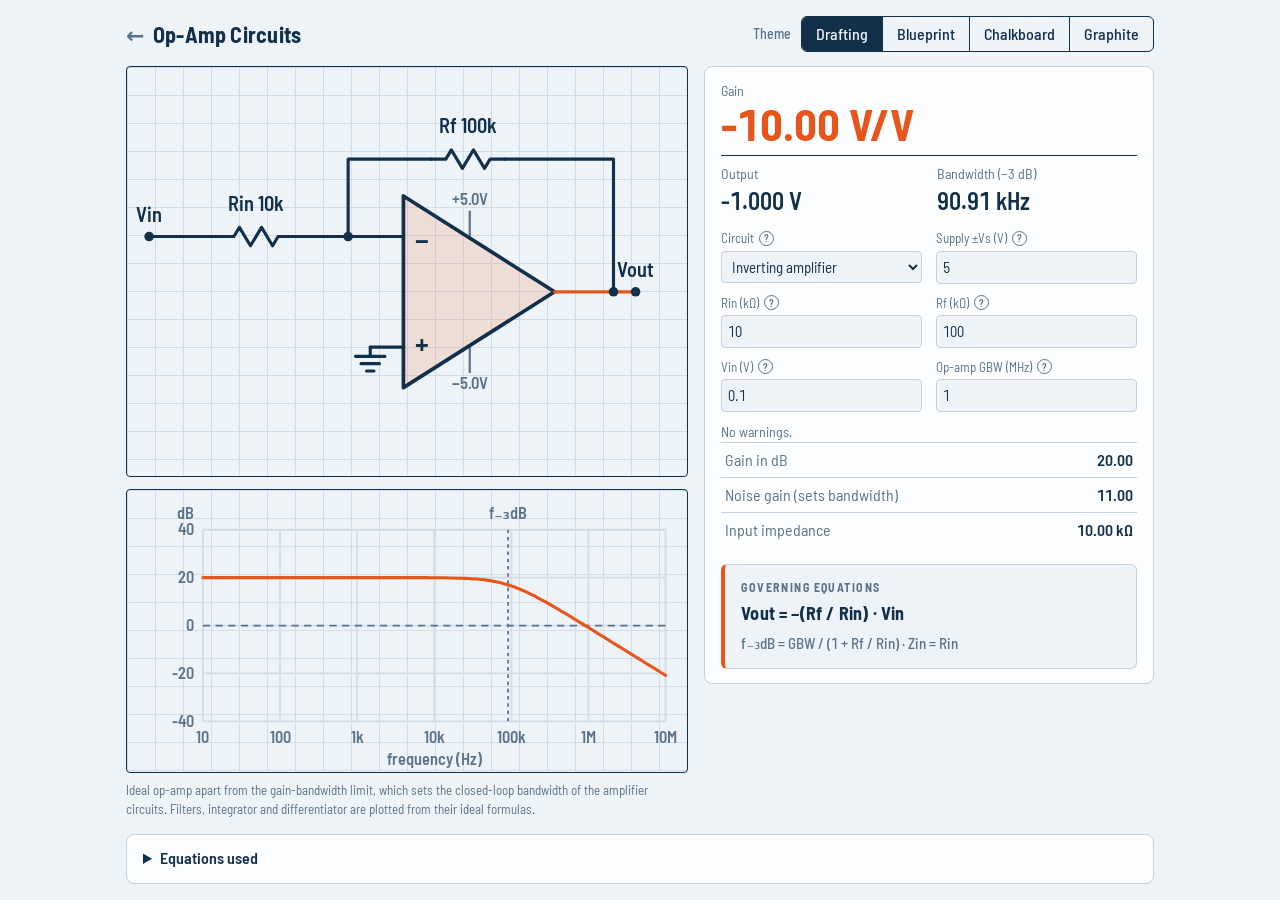
<file: op-amps.html>
<!DOCTYPE html>
<html lang="en">
<head>
<meta charset="utf-8">
<meta name="viewport" content="width=device-width, initial-scale=1, viewport-fit=cover">
<title>Op-Amp Circuits</title>
<meta name="description" content="Nine classic op-amp circuits: gain, output, bandwidth, filters, integrator and differentiator, with a schematic and a Bode plot.">
<meta name="theme-color" content="#12304a">
<link rel="icon" href="data:image/svg+xml,%3Csvg xmlns='http://www.w3.org/2000/svg' viewBox='0 0 64 64'%3E%3Crect width='64' height='64' fill='%232E5C7A'/%3E%3Ctext x='32' y='42' font-family='sans-serif' font-size='28' font-weight='700' text-anchor='middle' fill='%23F6F4EF'%3ESK%3C/text%3E%3C/svg%3E">
<link rel="preconnect" href="https://fonts.googleapis.com">
<link href="https://fonts.googleapis.com/css2?family=Barlow+Semi+Condensed:wght@400;500;600;700&display=swap" rel="stylesheet">
<link rel="stylesheet" href="shared/theme.css">
<style>
svg{display:block;width:100%;height:auto}
svg text{font:600 11px "Barlow Semi Condensed",system-ui,sans-serif;fill:var(--label);text-anchor:middle}
svg text.l{text-anchor:start}
svg .tk{font-size:9px;fill:var(--mute)}
.w{fill:none;stroke:var(--ink);stroke-width:1.7;stroke-linecap:round;stroke-linejoin:round}
.out{stroke:var(--belt)}
.dot{fill:var(--ink)}
.tri{fill:var(--ifill);stroke:var(--edge);stroke-width:2;stroke-linejoin:round}
.gl{stroke:var(--grid);stroke-width:1}
.eq{margin-top:16px;padding:14px 16px;border:1px solid var(--line);border-left:4px solid var(--belt);border-radius:6px;background:var(--paper)}
.eq small{display:block;font-size:12px;letter-spacing:.12em;text-transform:uppercase;color:var(--mute);font-weight:700;margin-bottom:6px}
.eq .eq1{font-size:18px;line-height:1.4;color:var(--ink);font-weight:700;letter-spacing:.01em}
.eq .eq2{font-size:15px;line-height:1.45;color:var(--mute);font-weight:500;margin-top:6px}
</style>
</head>
<body>
<main>
<header>
<h1><a class="back" href="index.html" aria-label="All mechanisms">←</a> Op-Amp Circuits</h1>
<div class="grp"><div id="themeSlot"></div></div>
</header>

<div class="layout">
<div>
<div class="sheet"><svg id="sch" viewBox="0 -22 304 222" role="img" aria-label="Op-amp circuit schematic"></svg></div>
<div class="sheet" style="margin-top:12px"><svg id="bode" viewBox="0 0 310 156" role="img" aria-label="Gain in dB against frequency"></svg></div>
<p class="note">Ideal op-amp apart from the gain-bandwidth limit, which sets the closed-loop bandwidth of the amplifier circuits. Filters, integrator and differentiator are plotted from their ideal formulas.</p>
</div>
<div class="card">
<div class="read">
<div class="big"><small id="bl">Gain</small><b id="bv">–</b></div>
<div><small id="ol">Output</small><b id="vo">–</b></div>
<div><small id="bwl">Bandwidth (−3 dB)</small><b id="bw">–</b></div>
</div>
<div class="pgrid g2">
<label>Circuit<select id="ck"><option value="inv">Inverting amplifier</option><option value="non">Non-inverting amplifier</option><option value="fol">Voltage follower</option><option value="sum">Summing amplifier</option><option value="dif">Difference amplifier</option><option value="int">Integrator</option><option value="dsc">Differentiator</option><option value="lpf">Low-pass filter</option><option value="hpf">High-pass filter</option></select></label>
<label>Supply ±Vs (V)<input type="number" id="vs" value="5" step="any" min="0.5" max="100"></label>
<label id="L1"><span></span><input type="number" id="s1" step="any"></label>
<label id="L2"><span></span><input type="number" id="s2" step="any"></label>
<label id="L3"><span></span><input type="number" id="s3" step="any"></label>
<label id="L4"><span></span><input type="number" id="s4" step="any"></label>
<label id="L5"><span></span><input type="number" id="s5" step="any"></label>
<label>Op-amp GBW (MHz)<input type="number" id="gbw" value="1" step="any" min="0.01" max="10000"></label>
</div>
<div id="gwarn"></div>
<table class="res"><tbody id="res"></tbody></table>
<div class="eq" id="eq"></div>
</div>
</div>

<details class="how card" style="margin-top:16px"><summary>Equations used</summary><ul>
<li>Inverting: G = −Rf/Rin, input impedance Rin. Non-inverting: G = 1 + Rf/Rg. Follower: G = 1.</li>
<li>Summing: Vout = −Rf·(V1/R1 + V2/R2). Difference (matched resistors): Vout = (Rf/R1)·(V2 − V1).</li>
<li>Closed-loop bandwidth of the amplifiers: f(−3 dB) = GBW / noise gain, where the noise gain is 1 + Rf/R(seen at the inverting node). Gain falls as G / √(1 + (f/f₋₃dB)²).</li>
<li>Integrator: Vout = −(1/RC)∫Vin dt, so a DC input ramps the output at −Vin/RC. Unity-gain frequency 1/(2πRC). An ideal integrator drifts to a rail; real ones add a large resistor across C.</li>
<li>Differentiator: Vout = −RC·dVin/dt, gain 2πfRC for a sine of frequency f. High-frequency gain is unbounded, so practical circuits add a small series resistor.</li>
<li>Inverting low-pass: DC gain −Rf/Rin, fc = 1/(2π·Rf·Cf), |H| = (Rf/Rin)/√(1 + (f/fc)²). Inverting high-pass: fc = 1/(2π·Rin·Cin), |H| = (Rf/Rin)·(f/fc)/√(1 + (f/fc)²).</li>
<li>Output limit: the output cannot exceed ±Vs. Real parts fall short of the rails by a volt or more unless they are rail-to-rail.</li>
</ul></details>
</main>

<script src="shared/ui.js"></script>
<script>
const wire = d => `<path class="w" d="${d}"/>`, dot = (x, y) => `<circle class="dot" cx="${x}" cy="${y}" r="2.6"/>`;
const gnd = (x, y) => wire(`M${x} ${y}V${y + 5}M${x - 8} ${y + 5}H${x + 8}M${x - 5} ${y + 9}H${x + 5}M${x - 2} ${y + 13}H${x + 2}`);
const node = (x, y, t) => `${dot(x, y)}<text x="${x}" y="${y - 8}">${t}</text>`;
const comp = (k, x, y, r, t, lx, ly, a) => `<g transform="translate(${x},${y}) rotate(${r})"><path class="w" d="${k === "c" ? "M-20 0H-3M-3 -8V8M3 -8V8M3 0H20" : "M-20 0H-12L-9 -5L-3 5L3 -5L9 5L12 0H20"}"/></g><text${a ? ' class="l"' : ""} x="${lx}" y="${ly}">${t}</text>`;
const rails = vs => `<path d="M186 71V56M186 129V144" fill="none" stroke="var(--mute)" stroke-width="1.2"/><text class="tk" x="186" y="53">+${fmt(vs, 1)}V</text><text class="tk" x="186" y="153">−${fmt(vs, 1)}V</text>`;
const AMP = vs => rails(vs) + `<polygon class="tri" points="150,48 150,152 232,100"/><text x="160" y="78" style="font-size:16px">−</text><text x="160" y="134" style="font-size:16px">+</text><path class="w out" d="M232 100H276"/>${dot(264, 100)}${node(276, 100, "Vout")}`;
const FB = (k, t) => wire("M120 70V28H165M205 28H264V100") + comp(k, 185, 28, 0, t, 185, 14) + dot(120, 70);
const PG = wire("M150 130H132") + gnd(132, 130);
const k = v => v + "k", nF = v => v + "n";

const R = (l, d, tip) => [l, d, .001, 1e6, tip], C = (l, d, tip) => [l, d, .001, 1e6, tip], V = (l, d, tip, lo = -1000) => [l, d, lo, 1000, tip || "Input voltage in volts."], F = (l, d) => [l, d, .01, 1e8, "Test frequency of the input sine wave, in hertz."];
const gbw = () => val("gbw"), db = x => 20 * Math.log10(Math.max(x, 1e-9));
const fh = f => !isFinite(f) ? "–" : f >= 1e6 ? fmt(f / 1e6, 2) + " MHz" : f >= 1e3 ? fmt(f / 1e3, 2) + " kHz" : fmt(f, 1) + " Hz";
const fr = o => o >= 1e6 ? fmt(o / 1e6, 2) + " MΩ" : o >= 1e3 ? fmt(o / 1e3, 2) + " kΩ" : fmt(o, 1) + " Ω";
const ang = x => Math.atan(x) * 180 / Math.PI;

// Amplifier with finite gain-bandwidth product: g = ideal gain, ng = noise gain, vin = DC input.
const amp = (g, ng, vin, rows) => {
  const fb = gbw() * 1e6 / ng;
  return { big: ["Gain", fmt(g, 2) + " V/V"], vo: g * vin, bwl: "Bandwidth (−3 dB)", bw: fh(fb), fc: [fb, "f₋₃dB"], mag: f => Math.abs(g) / Math.hypot(1, f / fb), rows: [["Gain in dB", fmt(db(Math.abs(g)), 2)], ["Noise gain (sets bandwidth)", fmt(ng, 2)], ...rows] };
};

const CK = {
  inv: { s: [R("Rin (kΩ)", 10, "Input resistor from Vin to the inverting input. It sets the input impedance."), R("Rf (kΩ)", 100, "Feedback resistor from the output to the inverting input."), V("Vin (V)", 0.1)],
    eq: ["Vout = −(Rf / Rin) · Vin", "f₋₃dB = GBW / (1 + Rf / Rin)   ·   Zin = Rin"],
    f: p => amp(-p[1] / p[0], 1 + p[1] / p[0], p[2], [["Input impedance", fr(p[0] * 1e3)]]),
    d: p => node(12, 70, "Vin") + wire("M12 70H50M90 70H150") + comp("r", 70, 70, 0, "Rin " + k(p[0]), 70, 56) + FB("r", "Rf " + k(p[1])) + PG },
  non: { s: [R("Rf (kΩ)", 100, "Feedback resistor from the output to the inverting input."), R("Rg (kΩ)", 10, "Resistor from the inverting input to ground."), V("Vin (V)", 0.1)],
    eq: ["Vout = (1 + Rf / Rg) · Vin", "f₋₃dB = GBW / (1 + Rf / Rg)"],
    f: p => amp(1 + p[0] / p[1], 1 + p[0] / p[1], p[2], [["Input impedance", "very high (ideal)"]]),
    d: p => node(12, 130, "Vin") + wire("M12 130H150M50 70H30M90 70H150") + gnd(30, 70) + comp("r", 70, 70, 0, "Rg " + k(p[1]), 70, 56) + FB("r", "Rf " + k(p[0])) },
  fol: { s: [V("Vin (V)", 1)],
    eq: ["Vout = Vin   (G = 1.00 V/V)", "f₋₃dB = GBW"],
    f: p => amp(1, 1, p[0], [["Input impedance", "very high (ideal)"], ["Output impedance", "very low (ideal)"]]),
    d: p => node(12, 130, "Vin") + wire("M12 130H150M264 100V28H120V70H150") + dot(264, 100) },
  sum: { s: [V("V1 (V)", 1), V("V2 (V)", 2), R("R1 (kΩ)", 10, "Input resistor for V1."), R("R2 (kΩ)", 20, "Input resistor for V2."), R("Rf (kΩ)", 10, "Feedback resistor.")],
    eq: ["Vout = −Rf · (V1 / R1 + V2 / R2)", "f₋₃dB = GBW / (1 + Rf / R1 + Rf / R2)"],
    f: p => { const a = amp(-p[4] / p[2], 1 + p[4] * (1 / p[2] + 1 / p[3]), 0, [["Gain from V1 / V2", fmt(-p[4] / p[2], 2) + " / " + fmt(-p[4] / p[3], 2)]]); a.vo = -p[4] * (p[0] / p[2] + p[1] / p[3]); a.big = ["Output Vout", fmt(a.vo, 3) + " V"]; return a; },
    d: p => node(12, 70, "V1") + node(12, 36, "V2") + wire("M12 70H50M90 70H150M12 36H50M90 36H120M120 36V70") + dot(120, 36) + comp("r", 70, 70, 0, "R1 " + k(p[2]), 70, 56) + comp("r", 70, 36, 0, "R2 " + k(p[3]), 70, 22) + FB("r", "Rf " + k(p[4])) + PG },
  dif: { s: [V("V1 (V)", 1, "Voltage on the inverting side."), V("V2 (V)", 2, "Voltage on the non-inverting side."), R("R1 (kΩ)", 10, "Input resistor; the non-inverting side uses the same value."), R("Rf (kΩ)", 100, "Feedback resistor; the resistor to ground uses the same value.")],
    eq: ["Vout = (Rf / R1) · (V2 − V1)", "f₋₃dB = GBW / (1 + Rf / R1)   (matched pairs)"],
    f: p => { const a = amp(p[3] / p[2], 1 + p[3] / p[2], 0, [["Input impedance V1 / V2", fr(p[2] * 1e3) + " / " + fr((p[2] + p[3]) * 1e3)], ["CMRR", "set by resistor matching"]]); a.vo = p[3] / p[2] * (p[1] - p[0]); return a; },
    d: p => node(12, 70, "V1") + node(12, 130, "V2") + wire("M12 70H50M90 70H150M12 130H50M90 130H150M120 130V140") + dot(120, 130) + comp("r", 70, 70, 0, "R1 " + k(p[2]), 70, 56) + comp("r", 70, 130, 0, "R1 " + k(p[2]), 70, 116) + comp("r", 120, 160, 90, "Rf " + k(p[3]), 132, 163, 1) + gnd(120, 180) + FB("r", "Rf " + k(p[3])) },
  int: { s: [R("R (kΩ)", 10, "Input resistor."), C("C (nF)", 100, "Feedback capacitor."), V("Vin (V)", 0.5, "DC input; the output ramps at −Vin/RC.")],
    eq: ["Vout(t) = −(1 / R·C) ∫ Vin dt   (slope −Vin / R·C)", "f₀ = 1 / (2π·R·C)   (unity-gain frequency)"],
    f: p => { const rc = p[0] * p[1] * 1e-6, sl = -p[2] / rc, fu = 1 / (2 * Math.PI * rc);
      return { big: ["Output slope", fmt(sl / 1e3, 3) + " V/ms"], vo: null, ol: "Time to reach a rail", out: sl ? fmt(val("vs") / Math.abs(sl) * 1e3, 2) + " ms" : "never", bwl: "Unity-gain frequency", bw: fh(fu), fc: [fu, "f₀"], mag: f => fu / f, rows: [["Time constant RC", fmt(rc * 1e3, 3) + " ms"]], note: "An ideal integrator drifts to a rail. Add a large resistor across C for DC stability." }; },
    d: p => node(12, 70, "Vin") + wire("M12 70H50M90 70H150") + comp("r", 70, 70, 0, "R " + k(p[0]), 70, 56) + FB("c", "C " + nF(p[1])) + PG },
  dsc: { s: [R("R (kΩ)", 10, "Feedback resistor."), C("C (nF)", 10, "Input capacitor."), V("Vin peak (V)", 0.5, "Peak voltage of the sine input.", 0), F("Test f (Hz)", 1000)],
    eq: ["Vout(t) = −R·C · dVin/dt   ·   |G(f)| = 2π·f·R·C", "f₀ = 1 / (2π·R·C)   (unity-gain frequency)"],
    f: p => { const rc = p[0] * p[1] * 1e-6, fu = 1 / (2 * Math.PI * rc), g = 2 * Math.PI * p[3] * rc;
      return { big: ["Gain at test f", fmt(g, 2) + " V/V"], vo: p[2] * g, ol: "Output peak", bwl: "Gain = 1 at", bw: fh(fu), fc: [fu, "f₀"], ft: p[3], mag: f => 2 * Math.PI * f * rc, rows: [["Phase", "inverted, 90° lead"]], note: "Gain rises with frequency, so noise is amplified. Add a small resistor in series with C." }; },
    d: p => node(12, 70, "Vin") + wire("M12 70H50M90 70H150") + comp("c", 70, 70, 0, "C " + nF(p[1]), 70, 56) + FB("r", "R " + k(p[0])) + PG },
  lpf: { s: [R("Rin (kΩ)", 10, "Input resistor; sets the DC gain with Rf."), R("Rf (kΩ)", 100, "Feedback resistor, in parallel with Cf."), C("Cf (nF)", 10, "Feedback capacitor; sets the cut-off with Rf."), V("Vin peak (V)", 0.1, "Peak voltage of the sine input.", 0), F("Test f (Hz)", 1000)],
    eq: ["|H(f)| = (Rf / Rin) / √(1 + (f / fc)²)", "fc = 1 / (2π·Rf·Cf)   ·   φ = −arctan(f / fc) + 180°"],
    f: p => { const fc = 1 / (2 * Math.PI * p[1] * 1e3 * p[2] * 1e-9), g0 = p[1] / p[0], m = f => g0 / Math.hypot(1, f / fc), mt = m(p[4]), fop = gbw() * 1e6 / (1 + g0);
      return { big: ["DC gain", fmt(-g0, 2) + " V/V"], vo: p[3] * mt, ol: "Output peak at test f", bwl: "Cut-off fc", bw: fh(fc), fc: [fc, "fc"], ft: p[4], warn: fc > fop ? `Cut-off fc (${fh(fc)}) exceeds the op-amp's closed-loop bandwidth (${fh(fop)}), so the op-amp rolls off earlier.` : "", mag: m, rows: [["Gain at test f", fmt(db(mt), 2) + " dB"], ["Phase at test f", fmt(-ang(p[4] / fc), 1) + "° (plus inversion)"]] }; },
    d: p => node(12, 70, "Vin") + wire("M12 70H50M90 70H150M165 28V3M205 28V3") + dot(165, 28) + dot(205, 28) + comp("r", 70, 70, 0, "Rin " + k(p[0]), 70, 56) + FB("r", "Rf " + k(p[1])) + comp("c", 185, 3, 0, "Cf " + nF(p[2]), 185, -7) + PG },
  hpf: { s: [R("Rin (kΩ)", 10, "Series resistor after the input capacitor."), C("Cin (nF)", 10, "Input capacitor; sets the cut-off with Rin."), R("Rf (kΩ)", 100, "Feedback resistor; sets the high-frequency gain with Rin."), V("Vin peak (V)", 0.1, "Peak voltage of the sine input.", 0), F("Test f (Hz)", 1000)],
    eq: ["|H(f)| = (Rf / Rin) · (f / fc) / √(1 + (f / fc)²)", "fc = 1 / (2π·Rin·Cin)   ·   φ = 90° − arctan(f / fc) + 180°"],
    f: p => { const fc = 1 / (2 * Math.PI * p[0] * 1e3 * p[1] * 1e-9), gh = p[2] / p[0], m = f => gh * (f / fc) / Math.hypot(1, f / fc), mt = m(p[4]), fop = gbw() * 1e6 / (1 + gh);
      return { big: ["High-frequency gain", fmt(-gh, 2) + " V/V"], vo: p[3] * mt, ol: "Output peak at test f", bwl: "Cut-off fc", bw: fh(fc), fc: [fc, "fc"], ft: p[4], warn: fc > fop ? `Cut-off fc (${fh(fc)}) exceeds the op-amp's closed-loop bandwidth (${fh(fop)}), so the passband is narrowed.` : "", mag: m, rows: [["Gain at test f", fmt(db(mt), 2) + " dB"], ["Phase at test f", fmt(90 - ang(p[4] / fc), 1) + "° (plus inversion)"]] }; },
    d: p => node(12, 70, "Vin") + wire("M12 70H30M110 70H150") + comp("c", 50, 70, 0, "Cin " + nF(p[1]), 50, 56) + comp("r", 90, 70, 0, "Rin " + k(p[0]), 90, 88) + FB("r", "Rf " + k(p[2])) + PG }
};

function bode(m, fc, ft) {
  const x0 = 42, x1 = 298, y0 = 22, y1 = 128, N = 120, pts = [];
  let lo = 1e9, hi = -1e9;
  for (let i = 0; i <= N; i++) { const y = db(m(Math.pow(10, 1 + 6 * i / N))); pts.push(y); lo = Math.min(lo, y); hi = Math.max(hi, y); }
  const rawSpan = Math.min(120, hi + 6) - Math.max(-100, lo - 6), step = rawSpan > 120 ? 40 : 20;
  lo = Math.max(-120, Math.floor((lo - 6) / step) * step);
  hi = Math.min(120, Math.ceil((hi + 6) / step) * step);
  if (hi - lo < 40) hi = lo + 40;
  const X = f => x0 + (x1 - x0) * (Math.log10(f) - 1) / 6;
  const Y = v => y1 - (Math.min(hi, Math.max(lo, v)) - lo) / (hi - lo) * (y1 - y0);
  let h = "";
  for (let g = lo; g <= hi; g += step) h += `<path class="gl" d="M${x0} ${Y(g)}H${x1}"/><text class="tk" x="${x0 - 5}" y="${Y(g) + 3}" style="text-anchor:end">${g}</text>`;
  ["10", "100", "1k", "10k", "100k", "1M", "10M"].forEach((t, i) => { const x = x0 + (x1 - x0) * i / 6; h += `<path class="gl" d="M${x} ${y0}V${y1}"/><text class="tk" x="${x}" y="${y1 + 12}">${t}</text>`; });
  if (lo < 0 && hi > 0) h += `<path d="M${x0} ${Y(0)}H${x1}" fill="none" stroke="var(--mute)" stroke-dasharray="4 3"/>`;
  if (fc && fc[0] >= 10 && fc[0] <= 1e7) { const cx = X(fc[0]); h += `<path d="M${cx.toFixed(1)} ${y0}V${y1}" fill="none" stroke="var(--mute)" stroke-dasharray="2 2"/><text class="tk" x="${Math.min(x1 - 14, Math.max(x0 + 14, cx)).toFixed(1)}" y="${y0 - 6}">${fc[1]}</text>`; }
  h += `<path class="w out" d="${pts.map((y, i) => (i ? "L" : "M") + (x0 + (x1 - x0) * i / N).toFixed(1) + " " + Y(y).toFixed(1)).join("")}"/>`;
  if (ft && ft >= 10 && ft <= 1e7) h += `<circle cx="${X(ft).toFixed(1)}" cy="${Y(db(m(ft))).toFixed(1)}" r="3.2" fill="var(--belt)"/>`;
  h += `<text class="tk" x="${x0 - 5}" y="${y0 - 6}" style="text-anchor:end">dB</text><text class="tk" x="${(x0 + x1) / 2}" y="152">frequency (Hz)</text>`;
  $("bode").innerHTML = h;
}

const spec = () => CK[$("ck").value].s;
function setCircuit() {
  const s = spec();
  for (let i = 1; i <= 5; i++) {
    const L = $("L" + i), el = $("s" + i), d = s[i - 1];
    L.hidden = !d; if (!d) continue;
    L.firstChild.textContent = d[0]; el.value = d[1]; el.min = d[2]; el.max = d[3];
    el.previousElementSibling.dataset.tip = d[4]; el.previousElementSibling.setAttribute("aria-label", "About " + d[0]);
  }
  update();
}
function update() {
  const c = CK[$("ck").value], s = c.s, p = s.map((d, i) => val("s" + (i + 1))), vs = val("vs"), g = val("gbw");
  if (p.some((v, i) => !isFinite(v) || (s[i][2] > 0 && v <= 0) || (s[i][2] === 0 && v < 0)) || !(vs > 0) || !(g > 0)) { $("gwarn").innerHTML = '<div class="pw">Enter positive component values and supply.</div>'; return; }
  const r = c.f(p), W = [];
  $("bl").textContent = r.big[0]; $("bv").textContent = r.big[1];
  $("ol").textContent = r.ol || "Output"; $("vo").textContent = r.out || fmt(r.vo, 3) + " V";
  $("bwl").textContent = r.bwl; $("bw").textContent = r.bw;
  if (r.vo !== null && Math.abs(r.vo) > vs) W.push(`<div class="pw">Output would clip: |${fmt(r.vo, 2)} V| is beyond the ±${fmt(vs, 1)} V supply.</div>`);
  if (r.warn) W.push(`<div class="pw">${r.warn}</div>`);
  if (r.note) W.push(`<div class="pok">${r.note}</div>`);
  $("gwarn").innerHTML = W.length ? W.join("") : '<div class="pok">No warnings.</div>';
  $("res").innerHTML = r.rows.map(x => `<tr><td>${x[0]}</td><td>${x[1]}</td></tr>`).join("");
  $("eq").innerHTML = `<small>Governing equations</small><div class="eq1">${c.eq[0]}</div><div class="eq2">${c.eq[1]}</div>`;
  $("sch").innerHTML = AMP(vs) + c.d(p);
  bode(r.mag, r.fc, r.ft);
}

$("ck").addEventListener("change", setCircuit);
document.querySelectorAll("main input").forEach(el => el.addEventListener("input", update));
clampInputs("main input[type=number]", update);
initTips({ ck: "Choose one of nine classic op-amp circuits. The schematic, formulas and Bode plot follow it.", vs: "Positive and negative supply voltage. The output cannot go beyond it.", gbw: "Gain-bandwidth product of the op-amp in MHz. It limits how fast the amplifier circuits can go.", s1: "", s2: "", s3: "", s4: "", s5: "" });
setCircuit();
</script>
</body>
</html>
</file>
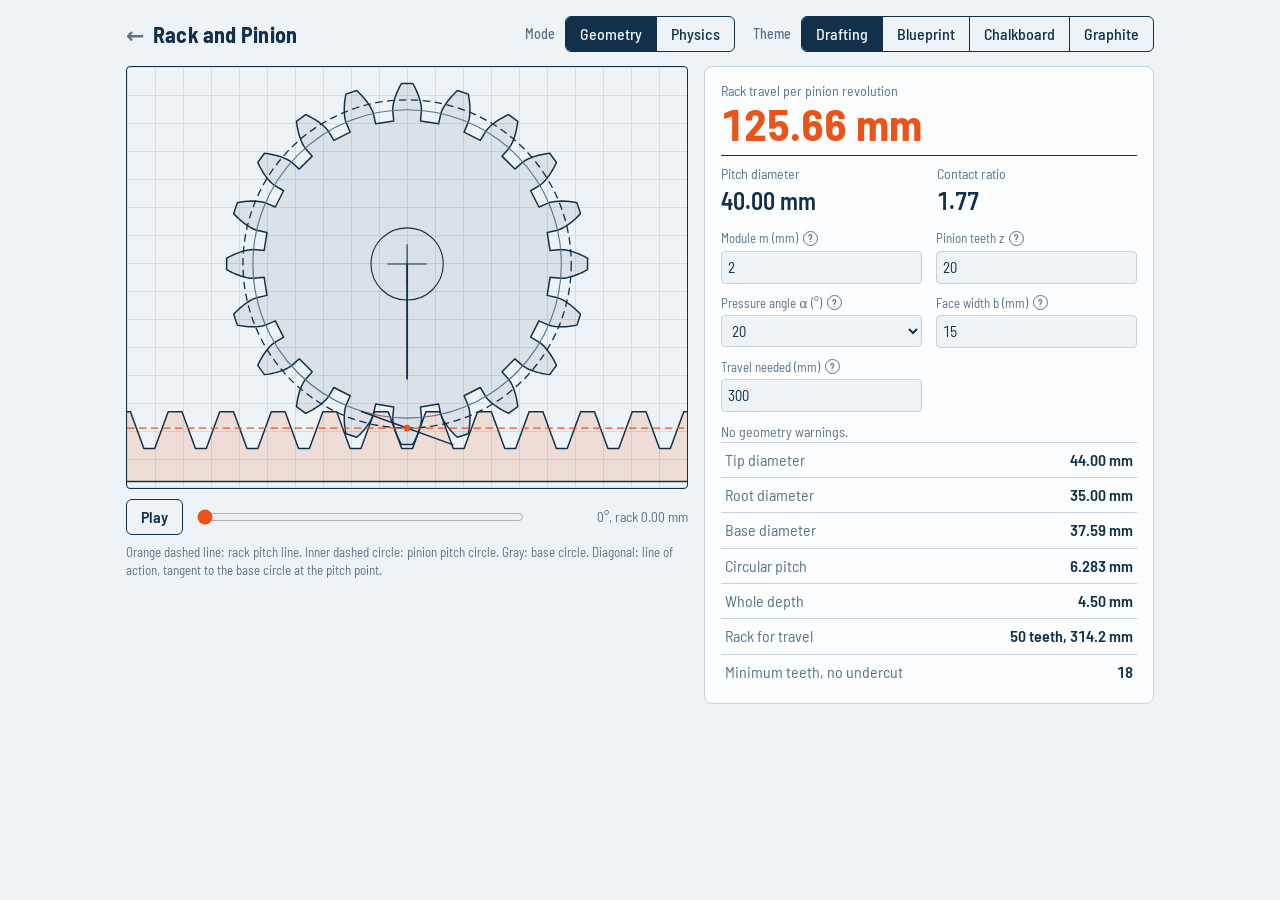
<file: rack-pinion.html>
<!DOCTYPE html>
<html lang="en">
<head>
<meta charset="utf-8">
<meta name="viewport" content="width=device-width, initial-scale=1, viewport-fit=cover">
<title>Rack and Pinion Calculator</title>
<meta name="description" content="Interactive rack and pinion calculator with animated involute meshing: gear geometry, contact ratio, undercut check, forces, motor torque, bending and contact stress.">
<meta name="theme-color" content="#12304a">
<link rel="icon" href="data:image/svg+xml,%3Csvg xmlns='http://www.w3.org/2000/svg' viewBox='0 0 64 64'%3E%3Crect width='64' height='64' fill='%232E5C7A'/%3E%3Ctext x='32' y='42' font-family='sans-serif' font-size='28' font-weight='700' text-anchor='middle' fill='%23F6F4EF'%3ESK%3C/text%3E%3C/svg%3E">
<link rel="preconnect" href="https://fonts.googleapis.com">
<link href="https://fonts.googleapis.com/css2?family=Barlow+Semi+Condensed:wght@400;500;600;700&display=swap" rel="stylesheet">
<link rel="stylesheet" href="shared/theme.css">
<style>svg{display:block;width:100%;height:auto;aspect-ratio:4/3}</style>
</head>
<body>
<main>
<header>
<h1><a class="back" href="index.html" aria-label="All mechanisms">←</a> Rack and Pinion</h1>
<div class="grp">
<div class="pair"><b>Mode</b><div class="seg" role="radiogroup" aria-label="Mode">
<label><input type="radio" name="mode" value="geo" checked><span>Geometry</span></label>
<label><input type="radio" name="mode" value="phys"><span>Physics</span></label>
</div></div>
<div id="themeSlot"></div>
</div>
</header>

<div class="layout">
<div>
<div class="sheet"><svg id="svg" role="img" aria-label="Rack and pinion mesh"></svg></div>
<div class="ctl"><button class="btn" id="play" type="button"></button><input type="range" id="ang" min="0" max="360" step="0.5" value="0" aria-label="Pinion angle"><span id="angv"></span></div>
<p class="note">Orange dashed line: rack pitch line. Inner dashed circle: pinion pitch circle. Gray: base circle. Diagonal: line of action, tangent to the base circle at the pitch point.</p>
</div>
<div class="card">
<div class="read">
<div class="big"><small>Rack travel per pinion revolution</small><b id="trev">–</b></div>
<div><small>Pitch diameter</small><b id="dp">–</b></div>
<div><small>Contact ratio</small><b id="eps">–</b></div>
</div>
<div class="pgrid g2">
<label>Module m (mm)<input type="number" id="m" value="2" step="0.25" min="0.1" max="50"></label>
<label>Pinion teeth z<input type="number" id="z" value="20" step="1" min="6" max="300"></label>
<label>Pressure angle α (°)<select id="alpha"><option>14.5</option><option selected>20</option><option>25</option></select></label>
<label>Face width b (mm)<input type="number" id="b" value="15" step="any" min="0.1" max="500"></label>
<label>Travel needed (mm)<input type="number" id="travel" value="300" step="any" min="0" max="5000"></label>
</div>
<div id="gwarn"></div>
<table class="res"><tbody id="gres"></tbody></table>
</div>
</div>

<div class="card" id="phys" hidden style="margin-top:16px">
<h2>Physics</h2>
<div class="pwrap">
<div class="pgrid">
<label>Solve for<select id="solve"><option value="T">Torque needed for a load</option><option value="F">Force available from a motor</option></select></label>
<label>Pinion speed (RPM)<input type="number" id="rpm" value="120" step="any" min="0" max="5000"></label>
<label>Material (both parts)<select id="mat"><option value="steel">Steel, hardened</option><option value="pom">Acetal (POM)</option></select></label>
<label id="lm">Moved mass (kg)<input type="number" id="mass" value="5" step="any" min="0" max="1000"></label>
<label id="la">Acceleration (m/s²)<input type="number" id="acc" value="2" step="any" min="0" max="100"></label>
<label id="li">Incline angle (°)<input type="number" id="inc" value="0" step="any" min="0" max="90"></label>
<label id="lf">Guide friction μ<input type="number" id="mf" value="0.1" step="0.05" min="0" max="1"></label>
<label id="le">External force (N)<input type="number" id="fext" value="0" step="any" min="0" max="100000"></label>
<label id="lt" hidden>Motor torque (N·m)<input type="number" id="tm" value="1" step="any" min="0" max="1000"></label>
<label>Gear ratio (motor : pinion)<input type="number" id="gr" value="1" step="any" min="0.01" max="1000"></label>
<label>Efficiency (%)<input type="number" id="eta" value="95" step="any" min="0" max="100"></label>
<label>Allowable bending (MPa)<input type="number" id="sb" value="200" step="any" min="1" max="2000"></label>
<label>Allowable contact (MPa)<input type="number" id="sh" value="800" step="any" min="1" max="3000"></label>
<label>Modulus E (GPa)<input type="number" id="ym" value="206" step="any" min="0.1" max="500"></label>
<label>Poisson ν<input type="number" id="nu" value="0.3" step="0.05" min="0" max="0.5"></label>
<label>Motor steps per rev<input type="number" id="spr" value="200" step="1" min="1" max="10000"></label>
<label>Microsteps<input type="number" id="us" value="16" step="1" min="1" max="256"></label>
<label>Mount error Δc (mm)<input type="number" id="dc" value="0.05" step="any" min="0" max="5"></label>
</div>
<div class="pout"><div id="pwarn"></div><table class="res"><tbody id="pres"></tbody></table></div>
</div>
<p class="note">A sizing estimate, not a certification. Material values are placeholders: use your supplier's datasheet, and apply AGMA or ISO 6336 factors for a final design.</p>
<details class="how"><summary>Formulas used</summary><ul>
<li>Force along the rack F = T / r, where r is the pitch radius. Separating force F<sub>r</sub> = F·tanα. Normal force F<sub>n</sub> = F / cosα.</li>
<li>Load force F = m(a + g·sinθ + μg·cosθ) + external. Motor torque = F·r / (G·η).</li>
<li>Lewis bending stress σ = F·K<sub>v</sub> / (b·m·Y), with K<sub>v</sub> = (6.1 + v) / 6.1 and Y from the 20° form-factor table.</li>
<li>Hertz contact stress σ<sub>H</sub> = √(F<sub>n</sub>·E* / (π·b·r·sinα)), with E* = E / (2(1 − ν²)) for two equal materials.</li>
<li>Resolution = π·m·z / (steps × microsteps × G). Added backlash from mount error ≈ 2·Δc·tanα.</li>
<li>Contact ratio ε = [√(r<sub>a</sub>² − r<sub>b</sub>²) − r·sinα + m / sinα] / (π·m·cosα). Undercut limit z ≥ 2 / sin²α.</li>
</ul></details>
</div>
</main>

<script src="shared/ui.js"></script>
<script>
const svg = $("svg");
let G = null, theta = 0, last = 0, playing = false;
const MAT = { steel: { ym: 206, nu: .3, sb: 200, sh: 800 }, pom: { ym: 3, nu: .35, sb: 35, sh: 30 } };
const LEWIS = [[12,.245],[13,.261],[14,.277],[15,.290],[16,.296],[17,.303],[18,.309],[19,.314],[20,.322],[21,.328],[22,.331],[24,.337],[26,.346],[28,.353],[30,.359],[34,.371],[38,.384],[45,.399],[50,.408],[60,.421],[75,.434],[100,.447],[150,.460],[300,.472]];
function lewisY(z) {
  if (z <= 12) return .245;
  for (let i = 1; i < LEWIS.length; i++) if (z <= LEWIS[i][0]) { const [a, ya] = LEWIS[i - 1], [b, yb] = LEWIS[i]; return ya + (yb - ya) * (z - a) / (b - a); }
  return .472;
}

function geom() {
  const m = val("m"), z = Math.round(val("z")), al = +$("alpha").value * Math.PI / 180, b = val("b"), tr = val("travel");
  if (!(m > 0) || !(z >= 6) || !(b > 0) || !(tr >= 0)) return null;
  const d = m * z, r = d / 2, ra = r + m, rf = r - 1.25 * m, rb = r * Math.cos(al), p = Math.PI * m;
  const eps = (Math.sqrt(ra * ra - rb * rb) - r * Math.sin(al) + m / Math.sin(al)) / (p * Math.cos(al));
  return { m, z, al, b, tr, d, r, ra, rf, rb, p, eps, zmin: 2 / Math.sin(al) ** 2 };
}

// Involute tooth outline (mm, SVG y-down), tooth 0 centred on the +x axis.
function pinionPath(g) {
  const { z, al, ra, rf, rb } = g, inv = a => Math.tan(a) - a, iA = inv(al);
  const half = r => Math.max(0, Math.PI / (2 * z) - (inv(Math.acos(Math.min(1, rb / r))) - iA));
  const r0 = Math.max(rb, rf), flank = [];
  for (let i = 0; i <= 8; i++) { const r = r0 + (ra - r0) * i / 8; flank.push([r, half(r)]); }
  const root = rf < rb ? [[rf, half(rb)]] : [];
  const tooth = [...root.map(([r, a]) => [r, -a]), ...flank.map(([r, a]) => [r, -a]), ...flank.slice().reverse(), ...root];
  let d = "";
  for (let k = 0; k < z; k++) {
    const A = TP * k / z;
    tooth.forEach(([r, a], i) => { const t = a + A; d += (k + i ? "L" : "M") + (r * Math.cos(t)).toFixed(3) + " " + (-r * Math.sin(t)).toFixed(3); });
  }
  return d + "Z";
}

// Straight-flanked rack teeth, tips pointing up at the pinion; a gap is centred under x = 0.
function rackPath(g, W) {
  const { m, al, r, p } = g, t = Math.tan(al), yT = r - m, yR = r + 1.25 * m, yB = yR + 2 * m;
  const K = Math.ceil(W / p) + 2, a = p / 4 - m * t, b = p / 4 + 1.25 * m * t;
  let d = "";
  for (let k = -K; k <= K; k++) {
    const c = p / 2 + k * p;
    d += `${k === -K ? "M" : "L"}${c - b} ${yR}L${c - a} ${yT}L${c + a} ${yT}L${c + b} ${yR}`;
  }
  return d + `L${p * (K + 1.5)} ${yB}L${-p * (K + .5)} ${yB}Z`;
}

function draw() {
  const g = G, { m, r, ra, rb, al } = g;
  const top = -(ra + m), h = ra + m + r + 3.6 * m, S = h * 4 / 3, u = S / 150, k = r * .12;
  svg.setAttribute("viewBox", `${-S / 2} ${top} ${S} ${h}`);
  const L = 3 * m;
  svg.innerHTML =
    `<g id="rackG"><path d="${rackPath(g, S / 2)}" fill="var(--ifill)" stroke="var(--edge)" stroke-width="${u * .4}" stroke-linejoin="round"/></g>` +
    `<g id="pinG"><path d="${pinionPath(g)}" fill="var(--fill)" stroke="var(--edge)" stroke-width="${u * .4}" stroke-linejoin="round"/><circle r="${r * .22}" fill="none" stroke="var(--edge)" stroke-width="${u * .3}"/><line x1="0" y1="0" x2="${r * .7}" y2="0" stroke="var(--label)" stroke-width="${u * .5}" stroke-linecap="round"/></g>` +
    `<circle r="${r}" fill="none" stroke="var(--label)" stroke-width="${u * .35}" stroke-dasharray="${u * 2} ${u * 1.2}"/>` +
    `<circle r="${rb}" fill="none" stroke="var(--mute)" stroke-width="${u * .3}"/>` +
    `<line x1="${-S / 2}" y1="${r}" x2="${S / 2}" y2="${r}" stroke="var(--belt)" stroke-width="${u * .3}" stroke-dasharray="${u * 2} ${u * 1.2}"/>` +
    `<line x1="${-L * Math.cos(al)}" y1="${r - L * Math.sin(al)}" x2="${L * Math.cos(al)}" y2="${r + L * Math.sin(al)}" stroke="var(--label)" stroke-width="${u * .4}"/>` +
    `<circle cx="0" cy="${r}" r="${u * .9}" fill="var(--belt)"/>` +
    `<path d="M${-k} 0H${k}M0 ${-k}V${k}" stroke="var(--label)" stroke-width="${u * .3}"/>`;
  apply();
}

// Pinion turns counter-clockwise by theta; the rack moves +x by r*theta.
function apply() {
  if (!G) return;
  const rad = theta * Math.PI / 180;
  const pg = $("pinG"), rg = $("rackG");
  if (pg) pg.setAttribute("transform", `rotate(${90 - theta})`);
  if (rg) rg.setAttribute("transform", `translate(${(G.r * rad) % G.p} 0)`);
  $("angv").textContent = `${fmt(theta, 0)}°, rack ${fmt(G.r * rad, 2)} mm`;
}
function setAngle(deg) { theta = ((deg % 360) + 360) % 360; $("ang").value = theta; apply(); }
function setPlaying(on) { playing = on; $("play").textContent = on ? "Pause" : "Play"; }

function physics(g) {
  const nv = id => parseFloat($(id).value), T = $("solve").value === "T";
  ["lm", "la", "li", "lf", "le"].forEach(i => $(i).hidden = !T); $("lt").hidden = T;
  const ids = ["rpm", "gr", "eta", "sb", "sh", "ym", "nu", "spr", "us", "dc"].concat(T ? ["mass", "acc", "inc", "mf", "fext"] : ["tm"]);
  if (ids.some(id => !(nv(id) >= 0)) || nv("gr") <= 0 || nv("spr") <= 0 || nv("us") <= 0 || nv("ym") <= 0 || nv("sb") <= 0 || nv("sh") <= 0) {
    $("pwarn").innerHTML = '<div class="pw">Enter a number in every field. Ratio, steps, modulus and allowables must be above zero.</div>';
    $("pres").innerHTML = ""; return;
  }
  const r = g.r / 1000, G = nv("gr"), eta = Math.min(100, nv("eta")) / 100, nu = Math.min(.5, nv("nu"));
  let F, Tp, Tm;
  if (T) { const th = nv("inc") * Math.PI / 180; F = nv("mass") * (nv("acc") + 9.81 * Math.sin(th) + nv("mf") * 9.81 * Math.cos(th)) + nv("fext"); Tp = F * r; Tm = Tp / (G * eta); }
  else { Tm = nv("tm"); Tp = Tm * G * eta; F = Tp / r; }
  const v = Math.PI * g.d / 1000 * nv("rpm") / 60;
  const Fr = F * Math.tan(g.al), Fn = F / Math.cos(g.al);
  const sB = F * (6.1 + v) / 6.1 / (g.b * g.m * lewisY(g.z));
  const sH = Math.sqrt(Fn * (nv("ym") * 1000 / (2 * (1 - nu * nu))) / (Math.PI * g.b * g.r * Math.sin(g.al)));
  const fb = nv("sb") / sB, fh = nv("sh") / sH, sf = x => isFinite(x) ? fmt(x, 1) : "∞";
  const W = [];
  if (fb < 1) W.push("Pinion tooth bending stress exceeds the allowable."); else if (fb < 1.5) W.push("Low bending safety factor. Aim for 1.5 or more.");
  if (fh < 1) W.push("Contact stress exceeds the allowable."); else if (fh < 1.5) W.push("Low contact safety factor. Aim for 1.5 or more.");
  if (g.z < 12) W.push("Lewis form factor is extrapolated below 12 teeth.");
  $("pwarn").innerHTML = W.length ? W.map(t => `<div class="pw">${t}</div>`).join("") : '<div class="pok">No warnings.</div>';
  const rows = [
    ["Tangential force on rack F", fmt(F) + " N"],
    ["Pinion torque", fmt(Tp, 3) + " N·m"],
    ["Motor torque", fmt(Tm, 3) + " N·m"],
    ["Rack speed / power", fmt(v, 3) + " m/s / " + fmt(F * v, 1) + " W"],
    ["Separating force Fr / normal Fn", fmt(Fr, 1) + " / " + fmt(Fn, 1) + " N"],
    ["Bending stress / safety factor", fmt(sB, 1) + " MPa / " + sf(fb)],
    ["Contact stress / safety factor", fmt(sH, 1) + " MPa / " + sf(fh)],
    ["Resolution per microstep", fmt(Math.PI * g.m * g.z / (nv("spr") * nv("us") * G), 4) + " mm"],
    ["Backlash added by mount error", fmt(2 * nv("dc") * Math.tan(g.al), 3) + " mm"]
  ];
  $("pres").innerHTML = rows.map(x => `<tr><td>${x[0]}</td><td>${x[1]}</td></tr>`).join("");
}

function update() {
  $("phys").hidden = document.querySelector("input[name=mode]:checked").value !== "phys";
  G = geom();
  if (!G) {
    svg.innerHTML = "";
    ["trev", "dp", "eps"].forEach(i => $(i).textContent = "–");
    $("gres").innerHTML = "";
    $("gwarn").innerHTML = '<div class="pw">Enter a positive module, face width and travel, and at least 6 teeth.</div>';
    return;
  }
  const g = G, deg = Math.round(g.al * 180 / Math.PI * 10) / 10, nTeeth = Math.ceil(g.tr / g.p) + 2;
  $("trev").textContent = fmt(Math.PI * g.d, 2) + " mm";
  $("dp").textContent = fmt(g.d, 2) + " mm";
  $("eps").textContent = fmt(g.eps, 2);
  const W = [];
  if (g.z < Math.ceil(g.zmin)) W.push(`Undercut risk: ${g.z} teeth is below the ${Math.ceil(g.zmin)} needed at ${deg}°. Add teeth or use profile shift.`);
  if (g.eps < 1.2) W.push("Contact ratio is below 1.2, so the mesh may not hand off smoothly between teeth.");
  $("gwarn").innerHTML = W.length ? W.map(t => `<div class="pw">${t}</div>`).join("") : '<div class="pok">No geometry warnings.</div>';
  const rows = [
    ["Tip diameter", fmt(2 * g.ra) + " mm"], ["Root diameter", fmt(2 * g.rf) + " mm"], ["Base diameter", fmt(2 * g.rb) + " mm"],
    ["Circular pitch", fmt(g.p, 3) + " mm"], ["Whole depth", fmt(2.25 * g.m) + " mm"],
    ["Rack for travel", nTeeth + " teeth, " + fmt(nTeeth * g.p, 1) + " mm"], ["Minimum teeth, no undercut", Math.ceil(g.zmin)]
  ];
  $("gres").innerHTML = rows.map(x => `<tr><td>${x[0]}</td><td>${x[1]}</td></tr>`).join("");
  draw();
  if (!$("phys").hidden) physics(g);
}

const TIPS = {
  m: "Module is tooth size: pitch diameter divided by tooth count, in mm. Rack and pinion must share the same module and pressure angle.",
  z: "Number of teeth on the pinion. Fewer teeth means a smaller pinion but weaker teeth and a risk of undercut.",
  alpha: "Pressure angle of the tooth flanks. 20° is standard; 14.5° is older, 25° gives stronger teeth.",
  b: "Width of the teeth along the shaft axis. Stress falls in proportion to face width.",
  travel: "Stroke the rack must cover. Used to size the rack length.",
  solve: "Torque needed: enter the load and get the motor torque. Force available: enter the motor torque and get the force at the rack.",
  rpm: "Pinion speed. Sets rack speed and the dynamic load factor on bending stress.",
  mat: "Fills in typical placeholder stiffness and allowable stresses. Replace them with datasheet values.",
  mass: "Mass moved by the rack, including the carriage.",
  acc: "Peak acceleration of the moved mass in m/s².",
  inc: "Angle of travel above horizontal. 90° is a vertical lift.",
  mf: "Friction coefficient of the guide or slide the load rides on.",
  fext: "Any extra force on the rack, such as a process load or spring.",
  tm: "Torque your motor can deliver at the speed you run.",
  gr: "Gearbox reduction between motor and pinion. 5 means the motor turns 5 times per pinion turn.",
  eta: "Combined efficiency of the gearbox and the gear mesh, typically 85 to 98%.",
  sb: "Allowable bending stress at the tooth root for your material and life.",
  sh: "Allowable contact (Hertz) stress on the tooth flank.",
  ym: "Elastic modulus. About 206 GPa for steel, 3 GPa for acetal.",
  nu: "Poisson's ratio. About 0.30 for steel, 0.35 for acetal.",
  spr: "Full steps per motor revolution, 200 for a 1.8° stepper.",
  us: "Microstepping factor of the driver.",
  dc: "Error in the pinion-to-rack center distance. It adds backlash of about 2·Δc·tanα."
};

document.querySelectorAll("main input:not(#ang):not([name=theme]), main select").forEach(el => el.addEventListener("input", update));
$("mat").addEventListener("change", () => { const m = MAT[$("mat").value]; for (const k in m) $(k).value = m[k]; update(); });
clampInputs("main input[type=number]", update);
initTips(TIPS);
$("play").addEventListener("click", () => setPlaying(!playing));
$("ang").addEventListener("input", () => { setPlaying(false); setAngle(+$("ang").value); });
function tick(t) { if (playing && last) setAngle(theta + (t - last) / 1000 * 40); last = t; requestAnimationFrame(tick); }
setPlaying(playing);
update();
requestAnimationFrame(tick);
</script>
</body>
</html>
</file>
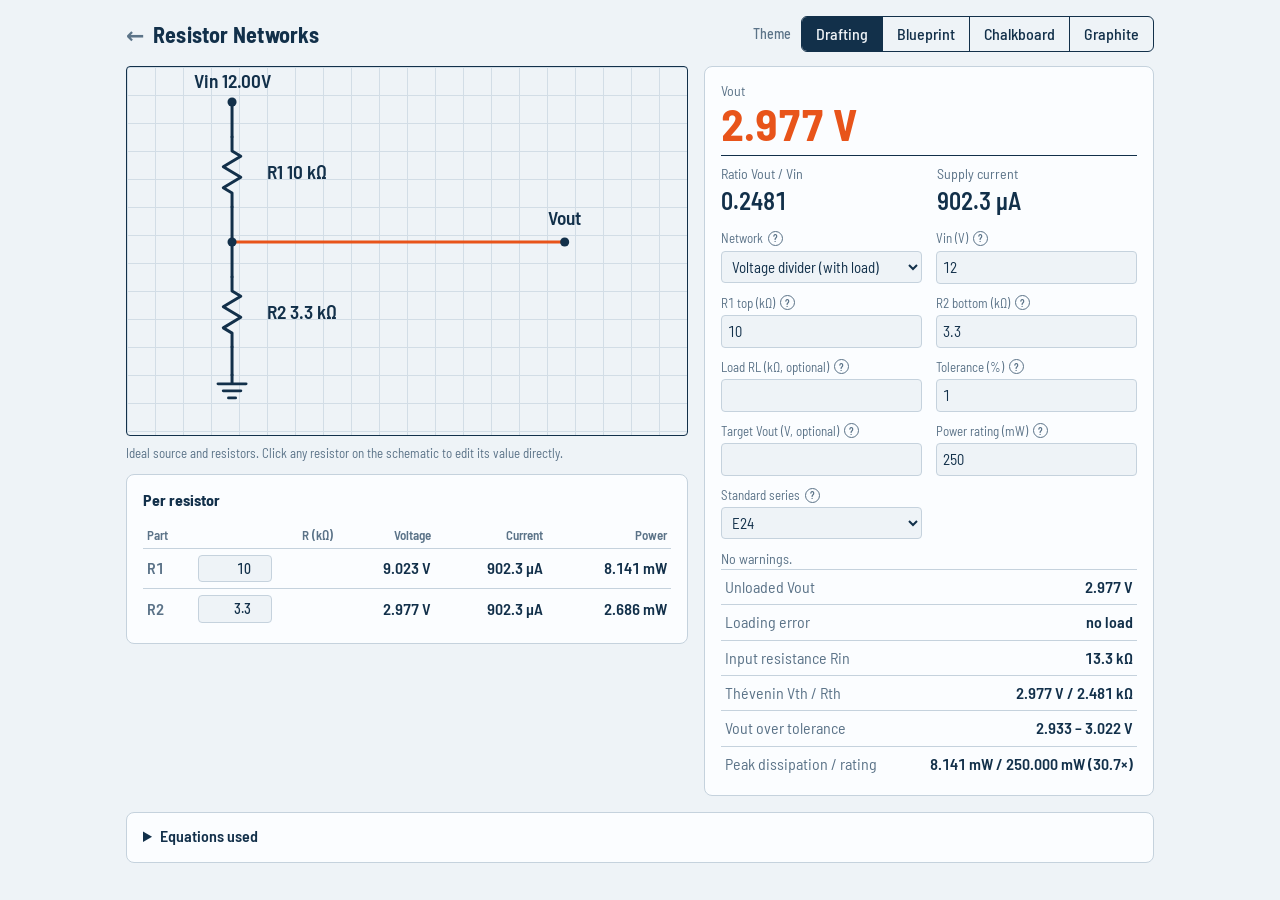
<file: resistor-network.html>
<!DOCTYPE html>
<html lang="en">
<head>
<meta charset="utf-8">
<meta name="viewport" content="width=device-width, initial-scale=1, viewport-fit=cover">
<title>Resistor Network Solver</title>
<meta name="description" content="Solve a loaded voltage divider, a series string, a parallel bank or a custom node-to-node network: equivalent resistance, series/parallel logic check, currents, power, Thévenin equivalent, tolerance and standard E-series values.">
<meta name="theme-color" content="#12304a">
<link rel="icon" href="data:image/svg+xml,%3Csvg xmlns='http://www.w3.org/2000/svg' viewBox='0 0 64 64'%3E%3Crect width='64' height='64' fill='%232E5C7A'/%3E%3Ctext x='32' y='42' font-family='sans-serif' font-size='28' font-weight='700' text-anchor='middle' fill='%23F6F4EF'%3ESK%3C/text%3E%3C/svg%3E">
<link rel="preconnect" href="https://fonts.googleapis.com">
<link href="https://fonts.googleapis.com/css2?family=Barlow+Semi+Condensed:wght@400;500;600;700&display=swap" rel="stylesheet">
<link rel="stylesheet" href="shared/theme.css">
<style>
svg{display:block;width:100%;height:auto}
svg text{font:600 11px "Barlow Semi Condensed",system-ui,sans-serif;fill:var(--label);text-anchor:middle}
svg text.l{text-anchor:start}
svg text.r{text-anchor:end}
svg .sub{font-size:9.5px;fill:var(--mute)}
.w{fill:none;stroke:var(--ink);stroke-width:1.7;stroke-linecap:round;stroke-linejoin:round}
.out{stroke:var(--belt)}
.dot{fill:var(--ink)}
.nd{cursor:pointer}
.nd circle.hit{fill:transparent}
.nd circle.core{fill:var(--panel);stroke:var(--ink);stroke-width:1.8;transition:stroke .12s,fill .12s}
.nd:hover circle.core,.nd.sel circle.core{stroke:var(--belt);stroke-width:2.4;fill:var(--ifill)}
.nd.term circle.core{fill:var(--ink)}
.nd.term.sel circle.core{fill:var(--belt);stroke:var(--belt)}
.rgrp{cursor:pointer}
.rgrp:hover .w{stroke:var(--belt)}
.rgrp:hover text{fill:var(--belt)}
.lbg{fill:var(--sheet);opacity:.9}
.pr th{font-size:13px;color:var(--mute);font-weight:600;text-align:right;padding:4px}
.pr td{text-align:right;padding:6px 4px;border-top:1px solid var(--line);font-weight:600}
.pr th:first-child,.pr td:first-child,.pr th:nth-child(2),.pr td:nth-child(2){text-align:left}
.pr td:first-child{color:var(--mute);font-weight:600}
.pr td:nth-child(2){color:var(--mute);font-weight:500;font-size:13px}
.pr td.ov{color:var(--bad)}
.pr input.iv{width:74px;padding:3px 5px;border:1px solid var(--line);border-radius:4px;background:var(--paper);color:var(--ink);font:inherit;font-size:14px;text-align:right}
.pr input.iv:focus{outline:2px solid var(--belt)}
.bbar{display:flex;flex-wrap:wrap;gap:6px;align-items:center;margin:10px 0 8px}
.bbar select,.bbar input{padding:5px 6px;border:1px solid var(--line);border-radius:4px;background:var(--paper);color:var(--ink);font:inherit;font-size:14px}
.bbar input{width:76px}
.bbar .btn{padding:4px 10px;font-size:13.5px}
.bbar .btn.sm{padding:4px 8px;font-size:12.5px;border-color:var(--line);color:var(--mute)}
.bbar .btn.sm:hover{border-color:var(--ink);color:var(--ink)}
.clist{display:flex;flex-direction:column;gap:6px;margin-top:8px}
.crow{display:grid;grid-template-columns:34px 1fr 78px 26px;gap:6px;align-items:center;padding:5px 7px;border:1px solid var(--line);border-radius:5px;background:var(--paper);font-size:14px}
.crow b{color:var(--ink);font-weight:700}
.crow span{color:var(--mute);font-size:13px;white-space:nowrap;overflow:hidden;text-overflow:ellipsis}
.crow input{width:100%;padding:3px 5px;border:1px solid var(--line);border-radius:4px;background:var(--panel);color:var(--ink);font:inherit;font-size:14px;text-align:right}
.crow input:focus{outline:2px solid var(--belt)}
.crow button{border:0;background:none;color:var(--mute);font:700 16px/1 inherit;cursor:pointer;padding:2px}
.crow button:hover{color:var(--bad)}
.steps{margin-top:10px;padding:9px 11px;border:1px solid var(--line);border-radius:6px;background:var(--paper);font-size:13.5px}
.steps small{display:block;font-size:11px;letter-spacing:.1em;text-transform:uppercase;color:var(--mute);font-weight:700;margin-bottom:4px}
.steps ol{margin:0;padding-left:18px;color:var(--ink)}
.steps li{margin:2px 0}
@media (max-width:520px){
.pr input.iv{width:62px;font-size:13px}
.crow{grid-template-columns:30px 1fr 68px 24px;gap:4px}
}
</style>
</head>
<body>
<main>
<header>
<h1><a class="back" href="index.html" aria-label="All mechanisms">←</a> Resistor Networks</h1>
<div class="grp"><div id="themeSlot"></div></div>
</header>

<div class="layout">
<div>
<div class="sheet"><svg id="sch" viewBox="0 0 340 220" role="img" aria-label="Resistor network schematic"></svg></div>
<p class="note" id="snot">Ideal source and resistors. Click any resistor on the drawing to edit its value directly.</p>
<div class="card" style="margin-top:12px"><h2>Per resistor</h2><table class="pr"><thead><tr><th>Part</th><th id="thn">Nodes</th><th>R (kΩ)</th><th>Voltage</th><th>Current</th><th>Power</th></tr></thead><tbody id="per"></tbody></table></div>
</div>
<div class="card">
<div class="read">
<div class="big"><small id="bl">Vout</small><b id="bv">–</b></div>
<div><small id="l2">Ratio Vout / Vin</small><b id="b2">–</b></div>
<div><small id="l3">Supply current</small><b id="b3">–</b></div>
</div>
<div class="pgrid g2">
<label>Network<select id="mode"><option value="div">Voltage divider (with load)</option><option value="ser">Series string</option><option value="par">Parallel bank</option><option value="cus">Custom network (place &amp; reduce)</option></select></label>
<label>Vin (V)<input type="number" id="vin" value="12" step="any" min="0.001" max="10000"></label>
<label id="L1"><span id="l1">R1 (kΩ)</span><input type="number" id="r1" value="10" step="any" min="0.001" max="1e6"></label>
<label id="L2"><span id="lr2">R2 (kΩ)</span><input type="number" id="r2" value="3.3" step="any" min="0.001" max="1e6"></label>
<label id="L3"><span id="lr3">Load RL (kΩ, optional)</span><input type="number" id="r3" step="any" min="0.001" max="1e6"></label>
<label id="L4" hidden><span>R4 (kΩ, optional)</span><input type="number" id="r4" step="any" min="0.001" max="1e6"></label>
<label id="Lt"><span>Tolerance (%)</span><input type="number" id="tol" value="1" step="any" min="0" max="20"></label>
<label id="Lg"><span>Target Vout (V, optional)</span><input type="number" id="tgt" step="any" min="0"></label>
<label>Power rating (mW)<input type="number" id="rate" value="250" step="any" min="1" max="1e6"></label>
<label>Standard series<select id="eser"><option value="e24">E24</option><option value="e12">E12</option><option value="e96">E96</option></select></label>
</div>

<div id="cbox" hidden>
<div class="bbar">
<select id="nfrom" aria-label="From node"></select>
<span>→</span>
<select id="nto" aria-label="To node"></select>
<input type="number" id="nrval" value="4.7" step="any" min="0.001" max="1e6" aria-label="New resistor value in kilo-ohms">
<button type="button" class="btn" id="badd">+ Resistor</button>
<button type="button" class="btn sm" id="bnd">+ Node</button>
<button type="button" class="btn sm" id="brmnd">− Node</button>
</div>
<div class="bbar" style="margin-top:4px">
<span style="font-size:12.5px;color:var(--mute)">Presets:</span>
<button type="button" class="btn sm" data-pre="sp">Series-parallel</button>
<button type="button" class="btn sm" data-pre="div">Divider + load</button>
<button type="button" class="btn sm" data-pre="br">Bridge (logic check)</button>
</div>
<div class="clist" id="clist"></div>
</div>

<div id="gwarn"></div>
<div class="steps" id="steps" hidden></div>
<table class="res"><tbody id="res"></tbody></table>
</div>
</div>

<details class="how card" style="margin-top:16px"><summary>Equations used</summary><ul>
<li>Divider: Vout = Vin·R2/(R1 + R2). With a load, R2 is replaced by R2‖RL = R2·RL/(R2 + RL), so Vout = Vin·(R2‖RL)/(R1 + R2‖RL).</li>
<li>Thévenin equivalent seen by the load: Vth = Vin·R2/(R1 + R2), Rth = R1‖R2. The loaded output is Vth·RL/(Rth + RL).</li>
<li>Series: Req = ΣR, I = Vin/Req, each drop V = I·R. Parallel: 1/Req = Σ(1/R), each branch current I = Vin/R.</li>
<li>Series–parallel reduction: parallel branches between the same two nodes merge via 1/Rpar = Σ(1/R); internal nodes with exactly two incident branches merge in series via Rser = R1 + R2. Networks with irreducible meshes (such as an unbalanced Wheatstone bridge) fail the pure series–parallel check.</li>
<li>Power in each resistor: P = V·I = I²R = V²/R. Compare against the rating; leave a margin of at least 2×.</li>
<li>Tolerance: worst-case Vout comes from R1 high with R2 (and RL) low, and the reverse, each by ±tolerance.</li>
<li>Target Vout: Rbot = R1·Vt/(Vin − Vt) (or R1 = Rbot·(Vin − Vt)/Vt), where Rbot is R2 unloaded or R2‖RL when a load is fitted, then the nearest value in the chosen series.</li>
</ul></details>
</main>

<script src="shared/ui.js"></script>
<script>
const wire = (d, cls = "w") => `<path class="${cls}" d="${d}"/>`;
const dot = (x, y) => `<circle class="dot" cx="${x}" cy="${y}" r="2.6"/>`;
const gnd = (x, y) => wire(`M${x} ${y}V${y + 5}M${x - 8} ${y + 5}H${x + 8}M${x - 5} ${y + 9}H${x + 5}M${x - 2} ${y + 13}H${x + 2}`);
const lab = (x, y, t, cls = "") => `<text${cls ? ` class="${cls}"` : ""} x="${x}" y="${y}">${t}</text>`;
const res = (x, y, rot, t, lx, ly, cls = "", id = "") => `<g${id ? ` class="rgrp" data-focus="${id}"` : ""} transform="translate(${x},${y}) rotate(${rot})"><path class="w" d="M-20 0H-12L-9 -5L-3 5L3 -5L9 5L12 0H20"/></g>${lab(lx, ly, t, cls)}`;

const fr = o => o >= 1e6 ? fmt(o / 1e6, 3).replace(/\.?0+$/, "") + " MΩ" : o >= 1e3 ? fmt(o / 1e3, 3).replace(/\.?0+$/, "") + " kΩ" : fmt(o, 1).replace(/\.0$/, "") + " Ω";
const fi = a => Math.abs(a) >= 1 ? fmt(a, 3) + " A" : Math.abs(a) >= 1e-3 ? fmt(a * 1e3, 3) + " mA" : fmt(a * 1e6, 1) + " µA";
const fp = w => w >= 1 ? fmt(w, 3) + " W" : w >= 1e-3 ? fmt(w * 1e3, 3) + " mW" : fmt(w * 1e6, 1) + " µW";
const E24 = [1, 1.1, 1.2, 1.3, 1.5, 1.6, 1.8, 2, 2.2, 2.4, 2.7, 3, 3.3, 3.6, 3.9, 4.3, 4.7, 5.1, 5.6, 6.2, 6.8, 7.5, 8.2, 9.1];
const ES = { e12: E24.filter((_, i) => i % 2 === 0), e24: E24, e96: Array.from({ length: 96 }, (_, i) => +Math.pow(10, i / 96).toPrecision(3)) };
const near = r => { const d = Math.pow(10, Math.floor(Math.log10(r))); let b = null; for (const m of [...ES[$("eser").value].map(x => x * d), 10 * d]) if (b === null || Math.abs(Math.log(m / r)) < Math.abs(Math.log(b / r))) b = m; return b; };
const pos = id => { const v = val(id); return v > 0 ? v * 1e3 : NaN; };

// Custom interactive network state: terminals Vin and GND plus intermediate nodes N1..Nn.
let cNodes = ["Vin", "N1", "N2", "GND"];
let cEdges = [
  { id: "R1", u: "Vin", v: "N1", k: 10 },
  { id: "R2", u: "N1", v: "GND", k: 10 },
  { id: "R3", u: "N1", v: "N2", k: 4.7 },
  { id: "R4", u: "N2", v: "GND", k: 4.7 },
  { id: "R5", u: "N2", v: "GND", k: 4.7 }
];
let selNode = null;

function nextEdgeId() {
  const used = new Set(cEdges.map(e => e.id));
  for (let i = 1; ; i++) if (!used.has("R" + i)) return "R" + i;
}

function loadPreset(name) {
  selNode = null;
  if (name === "div") {
    cNodes = ["Vin", "N1", "GND"];
    cEdges = [
      { id: "R1", u: "Vin", v: "N1", k: 10 },
      { id: "R2", u: "N1", v: "GND", k: 3.3 },
      { id: "R3", u: "N1", v: "GND", k: 33 }
    ];
  } else if (name === "br") {
    cNodes = ["Vin", "N1", "N2", "GND"];
    cEdges = [
      { id: "R1", u: "Vin", v: "N1", k: 10 },
      { id: "R2", u: "Vin", v: "N2", k: 10 },
      { id: "R3", u: "N1", v: "N2", k: 4.7 },
      { id: "R4", u: "N1", v: "GND", k: 10 },
      { id: "R5", u: "N2", v: "GND", k: 22 }
    ];
  } else {
    cNodes = ["Vin", "N1", "N2", "GND"];
    cEdges = [
      { id: "R1", u: "Vin", v: "N1", k: 10 },
      { id: "R2", u: "N1", v: "GND", k: 10 },
      { id: "R3", u: "N1", v: "N2", k: 4.7 },
      { id: "R4", u: "N2", v: "GND", k: 4.7 },
      { id: "R5", u: "N2", v: "GND", k: 4.7 }
    ];
  }
  syncCustomControls();
  update();
}

function syncCustomControls() {
  const opts = cNodes.map(n => `<option value="${n}">${n}</option>`).join("");
  const f = $("nfrom").value, t = $("nto").value;
  $("nfrom").innerHTML = opts; $("nto").innerHTML = opts;
  $("nfrom").value = cNodes.includes(f) ? f : "Vin";
  $("nto").value = cNodes.includes(t) && t !== $("nfrom").value ? t : (cNodes.find(n => n !== $("nfrom").value) || "GND");
  $("brmnd").disabled = cNodes.length <= 2;
  $("clist").innerHTML = cEdges.map((e, idx) =>
    `<div class="crow"><b>${e.id}</b><span>${e.u} ↔ ${e.v}</span><input type="number" id="ce_${e.id}" data-idx="${idx}" value="${e.k}" step="any" min="0.001" max="1e6" aria-label="${e.id} in kΩ"><button type="button" data-del="${idx}" aria-label="Remove ${e.id}">×</button></div>`
  ).join("");
}

// Series-parallel logic check & iterative reduction between Vin and GND.
function reduceCustom(vin) {
  if (!cEdges.length) return { ok: false, msg: "Place at least one resistor between Vin and GND." };
  for (const e of cEdges) {
    if (!(e.k > 0)) return { ok: false, msg: `${e.id} must have a positive resistance.` };
    if (e.u === e.v) return { ok: false, msg: `Logic check failed: ${e.id} has both ends on ${e.u} (self-loop).` };
  }
  // Connectivity check from Vin to GND
  const adj = {};
  cNodes.forEach(n => { adj[n] = []; });
  cEdges.forEach(e => { adj[e.u].push(e.v); adj[e.v].push(e.u); });
  const seen = new Set(["Vin"]), q = ["Vin"];
  while (q.length) {
    const u = q.shift();
    for (const v of (adj[u] || [])) if (!seen.has(v)) { seen.add(v); q.push(v); }
  }
  if (!seen.has("GND")) return { ok: false, msg: "Logic check failed: no complete path connects Vin to GND." };
  const floating = cEdges.filter(e => !seen.has(e.u) || !seen.has(e.v));
  if (floating.length) return { ok: false, msg: `Logic check failed: ${floating.map(e => e.id).join(", ")} not connected to the Vin–GND circuit.` };

  // Check for dead-end internal nodes (degree 1)
  for (const n of cNodes) {
    if (n !== "Vin" && n !== "GND" && (adj[n] || []).length === 1) {
      const spur = cEdges.find(e => e.u === n || e.v === n);
      return { ok: false, msg: `Logic check failed: node ${n} has only one connection (${spur.id} is an open spur, neither in series nor in parallel).` };
    }
  }

  let blocks = cEdges.map(e => ({ label: e.id, u: e.u, v: e.v, r: e.k * 1e3, kind: "leaf", edge: e }));
  const steps = [];

  while (true) {
    // 1. Parallel reduction: merge multiple blocks sharing the same unordered endpoint pair
    const groups = new Map();
    for (const b of blocks) {
      const key = b.u < b.v ? `${b.u}|${b.v}` : `${b.v}|${b.u}`;
      if (!groups.has(key)) groups.set(key, []);
      groups.get(key).push(b);
    }
    let merged = false;
    for (const grp of groups.values()) {
      if (grp.length >= 2) {
        const rPar = 1 / grp.reduce((s, b) => s + 1 / b.r, 0);
        const lbl = grp.length <= 3 ? `(${grp.map(b => b.label).join(" ‖ ")})` : `R_par(${grp.length})`;
        steps.push(`Parallel (${grp[0].u} ↔ ${grp[0].v}): ${grp.map(b => b.label).join(" ‖ ")} = ${fr(rPar)}`);
        const set = new Set(grp);
        blocks = blocks.filter(b => !set.has(b));
        blocks.push({ label: lbl, u: grp[0].u, v: grp[0].v, r: rPar, kind: "par", children: grp });
        merged = true;
        break;
      }
    }
    if (merged) continue;

    // 2. Series reduction: merge internal node with degree exactly 2
    const deg = {};
    for (const b of blocks) { deg[b.u] = (deg[b.u] || 0) + 1; deg[b.v] = (deg[b.v] || 0) + 1; }
    const mid = Object.keys(deg).find(n => n !== "Vin" && n !== "GND" && deg[n] === 2);
    if (mid) {
      const inc = blocks.filter(b => b.u === mid || b.v === mid);
      const [b1, b2] = inc;
      const n1 = b1.u === mid ? b1.v : b1.u;
      const n2 = b2.u === mid ? b2.v : b2.u;
      const rSer = b1.r + b2.r;
      const lbl = `(${b1.label} + ${b2.label})`;
      steps.push(`Series (via ${mid}): ${b1.label} + ${b2.label} = ${fr(rSer)}`);
      blocks = blocks.filter(b => b !== b1 && b !== b2);
      blocks.push({ label: lbl, u: n1, v: n2, r: rSer, kind: "ser", children: [b1, b2] });
      continue;
    }
    break;
  }

  if (blocks.length === 1 && ((blocks[0].u === "Vin" && blocks[0].v === "GND") || (blocks[0].u === "GND" && blocks[0].v === "Vin"))) {
    const root = blocks[0];
    const req = root.r, itot = vin / req;
    const solved = new Map();
    const walk = (b, v, i) => {
      if (b.kind === "leaf") { solved.set(b.edge.id, { v, i, p: v * i }); return; }
      if (b.kind === "par") b.children.forEach(c => walk(c, v, v / c.r));
      else b.children.forEach(c => walk(c, i * c.r, i));
    };
    walk(root, vin, itot);

    // Solve node voltages from GND = 0 V and Vin = vin
    const nv = { GND: 0, Vin: vin };
    let prog = true;
    while (prog) {
      prog = false;
      for (const e of cEdges) {
        const s = solved.get(e.id);
        if (nv[e.u] !== undefined && nv[e.v] === undefined) {
          nv[e.v] = Math.max(0, Math.min(vin, nv[e.u] > vin / 2 ? nv[e.u] - s.v : nv[e.u] + s.v));
          prog = true;
        } else if (nv[e.v] !== undefined && nv[e.u] === undefined) {
          nv[e.u] = Math.max(0, Math.min(vin, nv[e.v] > vin / 2 ? nv[e.v] - s.v : nv[e.v] + s.v));
          prog = true;
        }
      }
    }
    return { ok: true, req, itot, steps, solved, nv };
  }

  const meshNodes = [...new Set(blocks.flatMap(b => [b.u, b.v]))].filter(n => n !== "Vin" && n !== "GND");
  return {
    ok: false,
    steps,
    msg: `Logic check failed: topology is not purely series–parallel (bridge or mesh across ${meshNodes.join(", ") || "terminals"}). Remove or move a cross-link to reduce.`
  };
}

function solve() {
  const m = $("mode").value, vin = val("vin"), rate = val("rate") / 1e3, t = (val("tol") || 0) / 100, tg = val("tgt");
  const R = ["r1", "r2", "r3", "r4"].map(pos), it = [], W = [], rows = [];
  if (!(vin > 0)) return null;

  if (m === "cus") {
    const red = reduceCustom(vin);
    if (!red.ok) {
      cEdges.forEach(e => it.push([e.id, `${e.u}–${e.v}`, e.k * 1e3, NaN, NaN, NaN, false, `ce_${e.id}`]));
      W.push(red.msg);
      return {
        m, vin, it, W, rows: [["Topology check", "Failed (not series–parallel)"], ["Active nodes", cNodes.join(", ")]],
        out: { big: ["Equivalent resistance", "Not reducible"], l2: "Total current", b2: "–", l3: "Total power", b3: "–" },
        steps: red.steps || []
      };
    }
    cEdges.forEach(e => {
      const s = red.solved.get(e.id), p = s.p, ov = p > rate;
      if (ov) W.push(`${e.id} dissipates ${fp(p)}, above the ${fp(rate)} rating.`);
      it.push([e.id, `${e.u}–${e.v}`, e.k * 1e3, s.v, s.i, p, ov, `ce_${e.id}`]);
    });
    const pmax = Math.max(...it.map(x => x[5]));
    rows.push(["Topology check", `Valid series–parallel (${red.steps.length} step${red.steps.length === 1 ? "" : "s"})`], ["Req nearest standard", fr(near(red.req))]);
    Object.entries(red.nv).forEach(([n, v]) => { if (n !== "Vin" && n !== "GND") rows.push([`Node ${n} voltage`, fmt(v, 3) + " V"]); });
    if (pmax > 0 && rate > 0) rows.push(["Peak dissipation / rating", `${fp(pmax)} / ${fp(rate)} (${fmt(rate / pmax, 1)}×)`]);
    return {
      m, vin, it, W, rows, steps: red.steps,
      out: { big: ["Equivalent resistance", fr(red.req)], l2: "Total current", b2: fi(red.itot), l3: "Total power", b3: fp(vin * red.itot) }
    };
  }

  if (!(R[0] > 0) || !(R[1] > 0)) return null;
  let out;
  if (m === "div") {
    const [r1, r2, rl] = R, hasL = rl > 0, vf = (a, b, c) => { const rb = c > 0 ? b * c / (b + c) : b; return vin * rb / (a + rb); };
    const rbot = hasL ? r2 * rl / (r2 + rl) : r2;
    const vo0 = vf(r1, r2, NaN), vo = vf(r1, r2, rl), i1 = (vin - vo) / r1, rth = r1 * r2 / (r1 + r2), err = (vo - vo0) / vo0 * 100;
    const vs = [-1, 1].map(s => vf(r1 * (1 + s * t), r2 * (1 - s * t), rl * (1 - s * t)));
    it.push(["R1", "Vin–Vout", r1, vin - vo, i1], ["R2", "Vout–GND", r2, vo, vo / r2]);
    if (hasL) it.push(["RL", "Vout–GND", rl, vo, vo / rl]);
    out = { big: ["Vout" + (hasL ? " (loaded)" : ""), fmt(vo, 3) + " V"], l2: "Ratio Vout / Vin", b2: fmt(vo / vin, 4), l3: "Supply current", b3: fi(i1) };
    rows.push(["Unloaded Vout", fmt(vo0, 3) + " V"], ["Loading error", hasL ? fmt(err, 2) + " %" : "no load"], ["Input resistance Rin", fr(r1 + rbot)], ["Thévenin Vth / Rth", fmt(vo0, 3) + " V / " + fr(rth)], ["Vout over tolerance", t > 0 ? fmt(Math.min(...vs), 3) + " – " + fmt(Math.max(...vs), 3) + " V" : "nominal (0% tol)"]);
    if (tg > 0 && tg < vin) {
      const rbReq = r1 * tg / (vin - tg), x1 = rbot * (vin - tg) / tg, s1 = near(x1), v1 = vf(s1, r2, rl);
      if (hasL && rl <= rbReq) {
        rows.push(["R2 for target (loaded)", "unreachable with this RL"]);
      } else {
        const x2 = hasL ? rbReq * rl / (rl - rbReq) : rbReq, s2 = near(x2), v2 = vf(r1, s2, rl);
        rows.push(["R2 for target (exact / standard)", fr(x2) + " / " + fr(s2)], ["Vout with standard R2", fmt(v2, 3) + " V (" + fmt((v2 - tg) / tg * 100, 2) + " %)"]);
      }
      rows.push(["R1 for target (exact / standard)", fr(x1) + " / " + fr(s1)], ["Vout with standard R1", fmt(v1, 3) + " V (" + fmt((v1 - tg) / tg * 100, 2) + " %)"]);
    } else if (tg >= vin) W.push("Target Vout must be below Vin.");
    if (hasL && Math.abs(err) > 1) W.push(`The load pulls Vout ${fmt(Math.abs(err), 1)}% off its unloaded value. Keep RL at least 10 × R2, or buffer with an op-amp follower.`);
  } else {
    const a = R.filter(x => x > 0);
    if (m === "ser") {
      const req = a.reduce((s, x) => s + x, 0), i = vin / req;
      a.forEach((r, n) => it.push(["R" + (n + 1), "series", r, i * r, i]));
      out = { big: ["Equivalent resistance", fr(req)], l2: "Total current", b2: fi(i), l3: "Total power", b3: fp(vin * i) };
      rows.push(["Resistors in series", a.length], ["Req nearest standard", fr(near(req))], ["Drop across each, relative", a.map(r => fmt(r / req * 100, 1) + "%").join(" / ")]);
    } else {
      const g = a.reduce((s, x) => s + 1 / x, 0), req = 1 / g;
      a.forEach((r, n) => it.push(["R" + (n + 1), "Vin–GND", r, vin, vin / r]));
      out = { big: ["Equivalent resistance", fr(req)], l2: "Total current", b2: fi(vin * g), l3: "Total power", b3: fp(vin * vin * g) };
      rows.push(["Resistors in parallel", a.length], ["Req nearest standard", fr(near(req))], ["Current share of each", a.map(r => fmt(req / r * 100, 1) + "%").join(" / ")]);
    }
  }
  let pmax = 0;
  it.forEach((x, idx) => {
    const p = x[3] * x[4];
    pmax = Math.max(pmax, p);
    x.push(p, p > rate, "r" + (idx + 1));
    if (p > rate) W.push(`${x[0]} dissipates ${fp(p)}, above the ${fp(rate)} rating.`);
  });
  if (pmax > 0 && rate > 0) rows.push(["Peak dissipation / rating", `${fp(pmax)} / ${fp(rate)} (${fmt(rate / pmax, 1)}×)`]);
  return { m, vin, it, W, rows, out, steps: [] };
}

// Optimized multi-node & parallel-lane schematic renderer for Custom mode
function drawCustom(vin) {
  const svg = $("sch");
  // 1. Compute hop distances from Vin and GND for topological X rank
  const adj = {};
  cNodes.forEach(n => { adj[n] = []; });
  cEdges.forEach(e => { if (adj[e.u] && adj[e.v]) { adj[e.u].push(e.v); adj[e.v].push(e.u); } });
  const bfs = start => {
    const d = { [start]: 0 }, q = [start];
    while (q.length) {
      const u = q.shift();
      for (const v of (adj[u] || [])) if (d[v] === undefined) { d[v] = d[u] + 1; q.push(v); }
    }
    return d;
  };
  const dIn = bfs("Vin"), dGnd = bfs("GND");
  const pos = {};
  const cols = new Map();
  cNodes.forEach((n, idx) => {
    let t;
    if (n === "Vin") t = 0;
    else if (n === "GND") t = 1;
    else if (dIn[n] !== undefined && dGnd[n] !== undefined) t = dIn[n] / (dIn[n] + dGnd[n]);
    else t = 0.2 + 0.6 * ((idx % 4) / 3);
    const key = Math.round(t * 100);
    if (!cols.has(key)) cols.set(key, []);
    cols.get(key).push({ n, t });
  });

  const sortedCols = [...cols.entries()].sort((a, b) => a[0] - b[0]);
  const spanX = Math.max(250, (sortedCols.length - 1) * 96);
  const x0 = 42, yMid = 110;
  let maxVert = 1;
  sortedCols.forEach(([, list]) => { maxVert = Math.max(maxVert, list.length); });
  const spanY = Math.max(110, (maxVert - 1) * 74);

  sortedCols.forEach(([, list], ci) => {
    const x = sortedCols.length === 1 ? x0 : x0 + (ci / (sortedCols.length - 1)) * spanX;
    list.forEach((item, ri) => {
      const y = list.length === 1 ? yMid : yMid + (ri - (list.length - 1) / 2) * (spanY / Math.max(1, list.length - 1));
      pos[item.n] = { x, y };
    });
  });

  // 2. Group parallel edges sharing the same unordered endpoints so lanes never overlap
  const pairGroups = new Map();
  cEdges.forEach(e => {
    const k = e.u < e.v ? `${e.u}|${e.v}` : `${e.v}|${e.u}`;
    if (!pairGroups.has(k)) pairGroups.set(k, []);
    pairGroups.get(k).push(e);
  });

  let h = "", minX = x0 - 34, maxX = x0 + spanX + 38, minY = yMid - 72, maxY = yMid + 76;
  const track = (x, y) => { minX = Math.min(minX, x); maxX = Math.max(maxX, x); minY = Math.min(minY, y); maxY = Math.max(maxY, y); };

  for (const grp of pairGroups.values()) {
    const e0 = grp[0], a = pos[e0.u], b = pos[e0.v];
    if (!a || !b) continue;
    const dx = b.x - a.x, dy = b.y - a.y, L = Math.hypot(dx, dy) || 1;
    const ux = dx / L, uy = dy / L, nx = -uy, ny = ux;
    const m = grp.length, step = m > 1 ? Math.min(30, 82 / (m - 1)) : 0;

    grp.forEach((e, idx) => {
      const off = (idx - (m - 1) / 2) * step;
      const side = off === 0 ? -1 : Math.sign(off);
      const ax = a.x + nx * off, ay = a.y + ny * off;
      const bx = b.x + nx * off, by = b.y + ny * off;
      const mx = (ax + bx) / 2, my = (ay + by) / 2;
      let ang = Math.atan2(dy, dx) * 180 / Math.PI;
      if (ang > 90 || ang < -90) ang += 180;
      const rad = ang * Math.PI / 180;
      const lnx = -Math.sin(rad), lny = Math.cos(rad);
      const ldist = off === 0 ? -13 : side * 13;
      const lx = mx + lnx * ldist, ly = my + lny * ldist + 3.5;

      track(mx - 24, my - 24); track(mx + 24, my + 24);
      track(lx - 26, ly - 10); track(lx + 26, ly + 10);

      // Lead wires from node centers to parallel lane + zigzag resistor body
      const z0x = mx - ux * 16, z0y = my - uy * 16;
      const z1x = mx + ux * 16, z1y = my + uy * 16;
      const leads = off === 0
        ? `M${a.x.toFixed(1)} ${a.y.toFixed(1)}L${z0x.toFixed(1)} ${z0y.toFixed(1)}M${z1x.toFixed(1)} ${z1y.toFixed(1)}L${b.x.toFixed(1)} ${b.y.toFixed(1)}`
        : `M${a.x.toFixed(1)} ${a.y.toFixed(1)}L${ax.toFixed(1)} ${ay.toFixed(1)}L${z0x.toFixed(1)} ${z0y.toFixed(1)}M${z1x.toFixed(1)} ${z1y.toFixed(1)}L${bx.toFixed(1)} ${by.toFixed(1)}L${b.x.toFixed(1)} ${b.y.toFixed(1)}`;
      const lbl = `${e.id} ${fr(e.k * 1e3)}`;
      h += `<g class="rgrp" data-focus="ce_${e.id}">` +
        `<path class="w" d="${leads}"/>` +
        `<g transform="translate(${mx.toFixed(1)},${my.toFixed(1)}) rotate(${ang.toFixed(1)})"><path class="w" d="M-16 0H-11L-8.2 -5L-2.8 5L2.8 -5L8.2 5L11 0H16"/></g>` +
        `<text x="${lx.toFixed(1)}" y="${ly.toFixed(1)}">${lbl}</text>` +
        `</g>`;
    });
  }

  // 3. Draw clickable nodes on top of wires
  cNodes.forEach(n => {
    const p = pos[n], isTerm = n === "Vin" || n === "GND", isSel = selNode === n;
    track(p.x - 24, p.y - 24); track(p.x + 24, p.y + 24);
    let extra = "";
    if (n === "Vin") extra = `<text x="${p.x}" y="${p.y - 12}">Vin ${fmt(vin, 2)}V</text>`;
    else if (n === "GND") { extra = gnd(p.x, p.y + 6) + `<text x="${p.x}" y="${p.y - 11}">GND</text>`; track(p.x, p.y + 22); }
    else extra = `<text x="${p.x}" y="${p.y - 11}">${n}</text>`;
    h += `<g class="nd${isTerm ? " term" : ""}${isSel ? " sel" : ""}" data-node="${n}" role="button" tabindex="0" aria-label="Node ${n}">` +
      `<circle class="hit" cx="${p.x.toFixed(1)}" cy="${p.y.toFixed(1)}" r="15"/>` +
      `<circle class="core" cx="${p.x.toFixed(1)}" cy="${p.y.toFixed(1)}" r="${isTerm ? 4.4 : 4.2}"/>` +
      extra + `</g>`;
  });

  svg.setAttribute("viewBox", `${minX.toFixed(0)} ${minY.toFixed(0)} ${(maxX - minX).toFixed(0)} ${(maxY - minY).toFixed(0)}`);
  svg.innerHTML = h;
}

function draw(s) {
  const { m, it, vin } = s;
  if (m === "cus") { drawCustom(vin); return; }
  $("sch").setAttribute("viewBox", "0 0 320 210");
  const hasL = m === "div" && it.length > 2, T = (x, y) => `<text x="${x}" y="${y}">Vin ${fmt(vin, 2)}V</text>`;
  let h = "";
  if (m === "div") {
    h = dot(60, 20) + T(60, 12) + wire("M60 20V40M60 80V120M60 160V176") + gnd(60, 176) +
      res(60, 60, 90, "R1 " + fr(it[0][2]), 80, 64, "l", "r1") +
      res(60, 140, 90, "R2 " + fr(it[1][2]), 80, 144, "l", "r2") +
      `<path class="w out" d="M60 100H250"/>` + dot(60, 100) + dot(250, 100) + `<text x="250" y="90">Vout</text>`;
    if (hasL) h += dot(170, 100) + wire("M170 100V120M170 160V176") + gnd(170, 176) + res(170, 140, 90, "RL " + fr(it[2][2]), 190, 144, "l", "r3");
  } else if (m === "ser") {
    const n = it.length, y = 96;
    h = dot(18, y) + `<text x="24" y="${y - 9}">Vin ${fmt(vin, 2)}V</text>` + wire(`M18 ${y}H40`);
    it.forEach((x, i) => {
      const cx = 60 + i * 62;
      h += res(cx, y, 0, x[0] + " " + fr(x[2]), cx, y - 16, "", x[7]) + (i < n - 1 ? wire(`M${cx + 20} ${y}H${cx + 42}`) : "");
    });
    const gx = 60 + (n - 1) * 62 + 38;
    h += wire(`M${gx - 18} ${y}H${gx}V${y + 22}`) + gnd(gx, y + 22);
  } else {
    const n = it.length;
    h = dot(18, 30) + `<text x="24" y="21">Vin ${fmt(vin, 2)}V</text>` + wire(`M18 30H${60 + (n - 1) * 62}M18 170H${60 + (n - 1) * 62}M18 170V176`) + gnd(18, 176);
    it.forEach((x, i) => {
      const cx = 60 + i * 62;
      h += wire(`M${cx} 30V80M${cx} 120V170`) + res(cx, 100, 90, x[0] + " " + fr(x[2]), cx + 12, 104, "l", x[7]) + dot(cx, 30) + dot(cx, 170);
    });
  }
  $("sch").innerHTML = h;
}

function setMode() {
  const m = $("mode").value, d = m === "div", c = m === "cus";
  selNode = null;
  ["L1", "L2", "L3"].forEach(id => { $(id).hidden = c; });
  $("L4").hidden = d || c;
  $("Lt").hidden = $("Lg").hidden = !d;
  $("cbox").hidden = !c;
  $("thn").hidden = !c;

  if (!c) {
    const set = (id, v) => { $(id).value = v; };
    set("r1", d ? 10 : 1); set("r2", d ? 3.3 : 2.2); set("r3", d ? "" : 3.3); set("r4", "");
    $("l1").textContent = d ? "R1 top (kΩ)" : "R1 (kΩ)"; $("lr2").textContent = d ? "R2 bottom (kΩ)" : "R2 (kΩ)";
    $("lr3").textContent = d ? "Load RL (kΩ, optional)" : "R3 (kΩ, optional)";
    $("r1").previousElementSibling.dataset.tip = d ? "Top divider resistor, from Vin to the output node." : "First resistor in the network.";
    $("r2").previousElementSibling.dataset.tip = d ? "Bottom divider resistor, from the output node to ground." : "Second resistor in the network.";
    $("r3").previousElementSibling.dataset.tip = d ? "Optional load resistance from the output to ground. Leave blank for no load." : "Optional third resistor. Leave blank to leave it out.";
    $("snot").textContent = "Ideal source and resistors. Click any resistor on the schematic to edit its value directly.";
  } else {
    syncCustomControls();
    $("snot").textContent = "Click any two nodes on the schematic to wire a resistor between them, or click a resistor to edit its value.";
  }
  update();
}

function update() {
  const s = solve();
  if (!s) { $("gwarn").innerHTML = '<div class="pw">Enter a positive Vin, R1 and R2.</div>'; return; }
  const o = s.out, isCus = s.m === "cus";
  $("bl").textContent = o.big[0]; $("bv").textContent = o.big[1]; $("l2").textContent = o.l2; $("b2").textContent = o.b2; $("l3").textContent = o.l3; $("b3").textContent = o.b3;
  $("per").innerHTML = s.it.map(x =>
    `<tr><td>${x[0]}</td>${isCus ? `<td>${x[1]}</td>` : ""}<td><input class="iv" type="number" data-sync="${x[7]}" value="${+(x[2] / 1e3).toPrecision(6)}" step="any" min="0.001" max="1e6" aria-label="${x[0]} resistance in kΩ"></td><td>${isFinite(x[3]) ? fmt(x[3], 3) + " V" : "–"}</td><td>${isFinite(x[4]) ? fi(x[4]) : "–"}</td><td${x[6] ? ' class="ov"' : ""}>${isFinite(x[5]) ? fp(x[5]) : "–"}</td></tr>`
  ).join("");
  $("res").innerHTML = s.rows.map(x => `<tr><td>${x[0]}</td><td>${x[1]}</td></tr>`).join("");
  if (s.steps && s.steps.length) {
    $("steps").hidden = false;
    $("steps").innerHTML = `<small>Series / parallel simplification steps</small><ol>${s.steps.map(st => `<li>${st}</li>`).join("")}</ol>`;
  } else {
    $("steps").hidden = true;
  }
  $("gwarn").innerHTML = s.W.length ? s.W.map(t => `<div class="pw">${t}</div>`).join("") : '<div class="pok">No warnings.</div>';
  draw(s);
}

// Custom builder interactions
$("badd").addEventListener("click", () => {
  const u = $("nfrom").value, v = $("nto").value, k = parseFloat($("nrval").value);
  if (!u || !v || u === v || !(k > 0)) return;
  cEdges.push({ id: nextEdgeId(), u, v, k });
  selNode = null;
  syncCustomControls();
  update();
});
$("bnd").addEventListener("click", () => {
  const used = new Set(cNodes);
  for (let i = 1; ; i++) {
    const nm = "N" + i;
    if (!used.has(nm)) { cNodes.splice(cNodes.length - 1, 0, nm); break; }
  }
  syncCustomControls();
  update();
});
$("brmnd").addEventListener("click", () => {
  if (cNodes.length <= 2) return;
  const rem = cNodes[cNodes.length - 2];
  cNodes = cNodes.filter(n => n !== rem);
  cEdges = cEdges.filter(e => e.u !== rem && e.v !== rem);
  if (selNode === rem) selNode = null;
  syncCustomControls();
  update();
});
$("cbox").addEventListener("click", e => {
  const pre = e.target.closest("[data-pre]");
  if (pre) { loadPreset(pre.dataset.pre); return; }
  const del = e.target.closest("[data-del]");
  if (del) {
    cEdges.splice(+del.dataset.del, 1);
    syncCustomControls();
    update();
  }
});
$("clist").addEventListener("input", e => {
  const inp = e.target.closest("input[data-idx]");
  if (!inp) return;
  cEdges[+inp.dataset.idx].k = parseFloat(inp.value);
  update();
});

// Direct value sync from the Per-Resistor table
$("per").addEventListener("input", e => {
  const inp = e.target.closest("input[data-sync]");
  if (!inp) return;
  const target = $(inp.dataset.sync);
  if (target) {
    target.value = inp.value;
    target.dispatchEvent(new Event("input", { bubbles: true }));
  }
});

// Schematic click: select two nodes to wire a resistor, or click a resistor to focus its value input
$("sch").addEventListener("click", e => {
  const nd = e.target.closest("[data-node]");
  if (nd && $("mode").value === "cus") {
    const n = nd.dataset.node;
    if (!selNode) {
      selNode = n;
      $("snot").textContent = `Selected ${n} — click a second node to place a resistor, or click ${n} again to cancel.`;
      drawCustom(val("vin"));
    } else if (selNode === n) {
      selNode = null;
      $("snot").textContent = "Click any two nodes on the schematic to wire a resistor between them, or click a resistor to edit its value.";
      drawCustom(val("vin"));
    } else {
      const k = parseFloat($("nrval").value) || 4.7;
      cEdges.push({ id: nextEdgeId(), u: selNode, v: n, k });
      $("nfrom").value = selNode; $("nto").value = n;
      selNode = null;
      $("snot").textContent = "Click any two nodes on the schematic to wire a resistor between them, or click a resistor to edit its value.";
      syncCustomControls();
      update();
    }
    return;
  }
  const rg = e.target.closest("[data-focus]");
  if (rg) {
    const el = $(rg.dataset.focus);
    if (el) { el.focus(); el.select(); }
  }
});

$("mode").addEventListener("change", setMode); $("eser").addEventListener("change", update);
document.querySelectorAll("main > .layout > .card > .pgrid input").forEach(el => el.addEventListener("input", update));
clampInputs("main input[type=number]", update);
initTips({
  mode: "A loaded voltage divider, series string, parallel bank, or a custom multi-node network with series/parallel logic checking.",
  vin: "Source voltage across the whole network.",
  r1: "Top divider resistor, from Vin to the output node.",
  r2: "Bottom divider resistor, from the output node to ground.",
  r3: "", r4: "Optional fourth resistor. Leave blank to leave it out.",
  tol: "Resistor tolerance, used for the worst-case Vout range.",
  tgt: "Output voltage you are aiming for. The page then suggests resistor values from the chosen standard series.",
  rate: "Power rating of each resistor. Anything dissipating more than this is flagged.",
  eser: "Series used to pick the nearest standard value: E12 (10%), E24 (5%) or E96 (1%)."
});
setMode();
</script>
</body>
</html>
</file>
<file: shared/theme.css>
/* Shared look for every mechanism page: four themes plus common components. */
:root{--paper:#eef3f7;--sheet:#eef3f7;--grid:#d2dde6;--panel:#fbfdff;--ink:#12304a;--mute:#5b7388;--line:#c5d2dd;--belt:#e8541a;--fill:rgba(18,48,74,.09);--ifill:rgba(232,84,26,.14);--edge:#12304a;--label:#12304a;--bad:#c0392b;
box-sizing:border-box;padding-top:env(safe-area-inset-top,0px);padding-bottom:env(safe-area-inset-bottom,0px)}
:root[data-theme="blueprint"]{--paper:#0f2b4a;--sheet:#0f2b4a;--grid:#1d4266;--panel:#123658;--ink:#e6f0fa;--mute:#93b0cb;--line:#2a5379;--belt:#ffa63d;--fill:rgba(230,240,250,.08);--ifill:rgba(255,166,61,.16);--edge:#e6f0fa;--label:#e6f0fa;--bad:#ff8a7a}
:root[data-theme="chalkboard"]{--paper:#10261f;--sheet:#173529;--grid:#25493a;--panel:#14302a;--ink:#eaf3ec;--mute:#9fbfaa;--line:#2c5041;--belt:#f4f1e6;--fill:rgba(255,255,255,.07);--ifill:rgba(250,204,21,.2);--edge:#eaf3ec;--label:#eaf3ec;--bad:#ffab9c}
:root[data-theme="graphite"]{--paper:#1b1d21;--sheet:#23262b;--grid:#32363d;--panel:#25282d;--ink:#e9ecef;--mute:#9aa1a9;--line:#383c43;--belt:#3ddc97;--fill:rgba(255,255,255,.06);--ifill:rgba(61,220,151,.16);--edge:#e9ecef;--label:#e9ecef;--bad:#ff8a7a}
*{box-sizing:border-box}
html{scroll-padding-top:env(safe-area-inset-top,0px)}
body{margin:0;background:var(--paper);color:var(--ink);font:16px/1.4 "Barlow Semi Condensed",system-ui,-apple-system,"Segoe UI",sans-serif;font-variant-numeric:tabular-nums}
main{max-width:1060px;margin:0 auto;padding:16px}
header{display:flex;flex-wrap:wrap;gap:12px 24px;align-items:center;justify-content:space-between;margin-bottom:14px}
h1{font-size:22px;font-weight:700;margin:0;letter-spacing:.01em}
.back{color:var(--mute);text-decoration:none;margin-right:4px}
.seg{display:inline-flex;border:1.5px solid var(--ink);border-radius:6px;overflow:hidden}
.seg label{margin:0;cursor:pointer}
.seg input{position:absolute;opacity:0;pointer-events:none}
.seg span{display:block;padding:6px 14px;font-weight:500;border-left:1.5px solid var(--ink)}
.seg label:first-child span{border-left:0}
.seg input:checked+span{background:var(--ink);color:var(--paper)}
.seg input:focus-visible+span{outline:2px solid var(--belt);outline-offset:-4px}
.pair{display:flex;gap:10px;align-items:center}
.grp{display:flex;gap:10px 18px;align-items:center;flex-wrap:wrap}
.grp b{font-weight:500;color:var(--mute);font-size:14px}
.layout{display:grid;grid-template-columns:minmax(0,1.25fr) minmax(0,1fr);gap:16px;align-items:start}
@media (max-width:820px){.layout{grid-template-columns:1fr}}
.sheet{border:1.5px solid var(--ink);border-radius:4px;background-color:var(--sheet);background-image:linear-gradient(var(--grid) 1px,transparent 1px),linear-gradient(90deg,var(--grid) 1px,transparent 1px);background-size:28px 28px}
.card{background:var(--panel);border:1px solid var(--line);border-radius:8px;padding:14px 16px}
.card h2{font-size:16px;margin:0 0 10px}
.read{display:grid;grid-template-columns:1fr 1fr;gap:4px 16px;margin-bottom:12px}
.read .big{grid-column:1/-1;border-bottom:1.5px solid var(--ink);padding-bottom:8px;margin-bottom:4px}
.read small{display:block;color:var(--mute);font-size:14px}
.read .big b{font-size:44px;line-height:1.05;font-weight:700;color:var(--belt)}
.read b{font-size:24px;font-weight:600}
.pgrid{display:grid;grid-template-columns:repeat(3,minmax(0,1fr));gap:10px 14px}
.pgrid.g2{grid-template-columns:repeat(2,minmax(0,1fr))}
@media (max-width:560px){.pgrid{grid-template-columns:repeat(2,minmax(0,1fr))}}
.pgrid label{font-size:13px;color:var(--mute)}
.pgrid input,.pgrid select{width:100%;margin-top:3px;padding:5px 6px;border:1px solid var(--line);border-radius:4px;background:var(--paper);color:var(--ink);font:inherit;font-size:15px}
.pgrid input:focus,.pgrid select:focus,.btn:focus-visible{outline:2px solid var(--belt)}
.pwrap{display:grid;grid-template-columns:minmax(0,1.7fr) minmax(0,1fr);gap:24px;align-items:start}
@media (max-width:860px){.pwrap{grid-template-columns:1fr}}
table{width:100%;border-collapse:collapse}
.res td{padding:6px 4px;border-top:1px solid var(--line)}
.res td:first-child{color:var(--mute)}
.res td:last-child{text-align:right;font-weight:600}
.pw{color:var(--bad);font-weight:600;margin-top:10px;font-size:14px}
.pok{color:var(--mute);margin-top:10px;font-size:14px}
.pout .pw:first-child,.pout .pok:first-child{margin-top:0}
.note{color:var(--mute);font-size:13px;margin:8px 0 0}
.how{margin-top:16px;border-top:1px solid var(--line);padding-top:12px}
.how summary{cursor:pointer;font-weight:600}
.how li{margin:6px 0;font-size:14.5px;line-height:1.5}
.btn{font:inherit;font-weight:600;padding:6px 14px;border:1.5px solid var(--ink);border-radius:6px;background:none;color:var(--ink);cursor:pointer}
.ctl{display:flex;gap:12px;align-items:center;margin-top:10px}
.ctl input[type=range]{flex:1;accent-color:var(--belt)}
.ctl span{min-width:150px;text-align:right;color:var(--mute);font-size:14px}
.tip{width:15px;height:15px;border-radius:50%;border:1px solid var(--mute);background:none;color:var(--mute);font:600 10px/1 "Barlow Semi Condensed",system-ui,sans-serif;padding:0;margin-left:5px;cursor:help;vertical-align:1px}
.tip:hover,.tip:focus-visible{color:var(--belt);border-color:var(--belt);outline:0}
.tipbox{position:fixed;z-index:10;max-width:250px;padding:8px 10px;border-radius:6px;background:var(--ink);color:var(--paper);font-size:13px;line-height:1.35;box-shadow:0 4px 14px rgba(0,0,0,.3);pointer-events:none}
@media (max-width:520px){
.pair{flex-wrap:wrap;gap:6px 10px}
.seg:has(label:nth-child(4)){display:grid;grid-template-columns:repeat(2,minmax(0,1fr))}
.seg:has(label:nth-child(4)) span{text-align:center}
.seg:has(label:nth-child(4)) label:nth-child(odd) span{border-left:0}
.seg:has(label:nth-child(4)) label:nth-child(n+3) span{border-top:1.5px solid var(--ink)}
.ctl{flex-wrap:wrap}
.ctl span{min-width:0;flex-basis:100%;text-align:left}
}
[hidden]{display:none!important}
</file>
